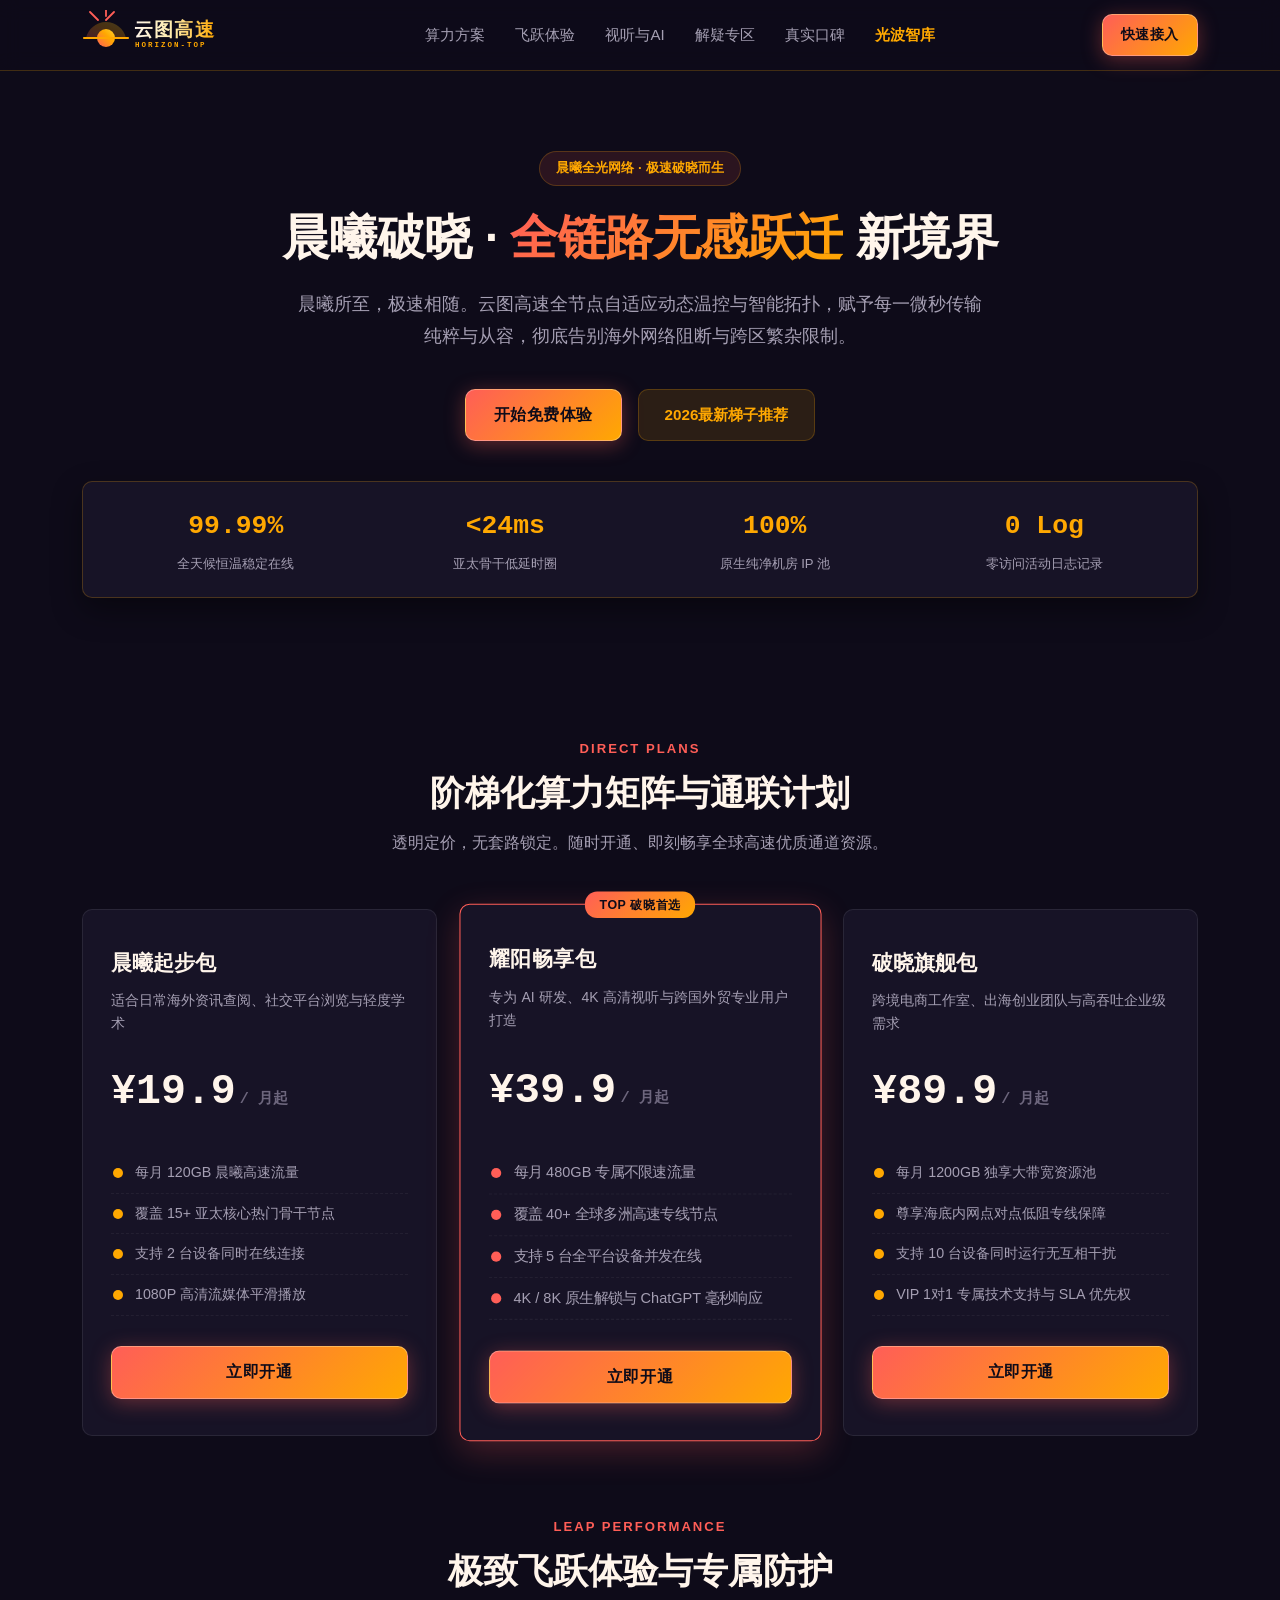
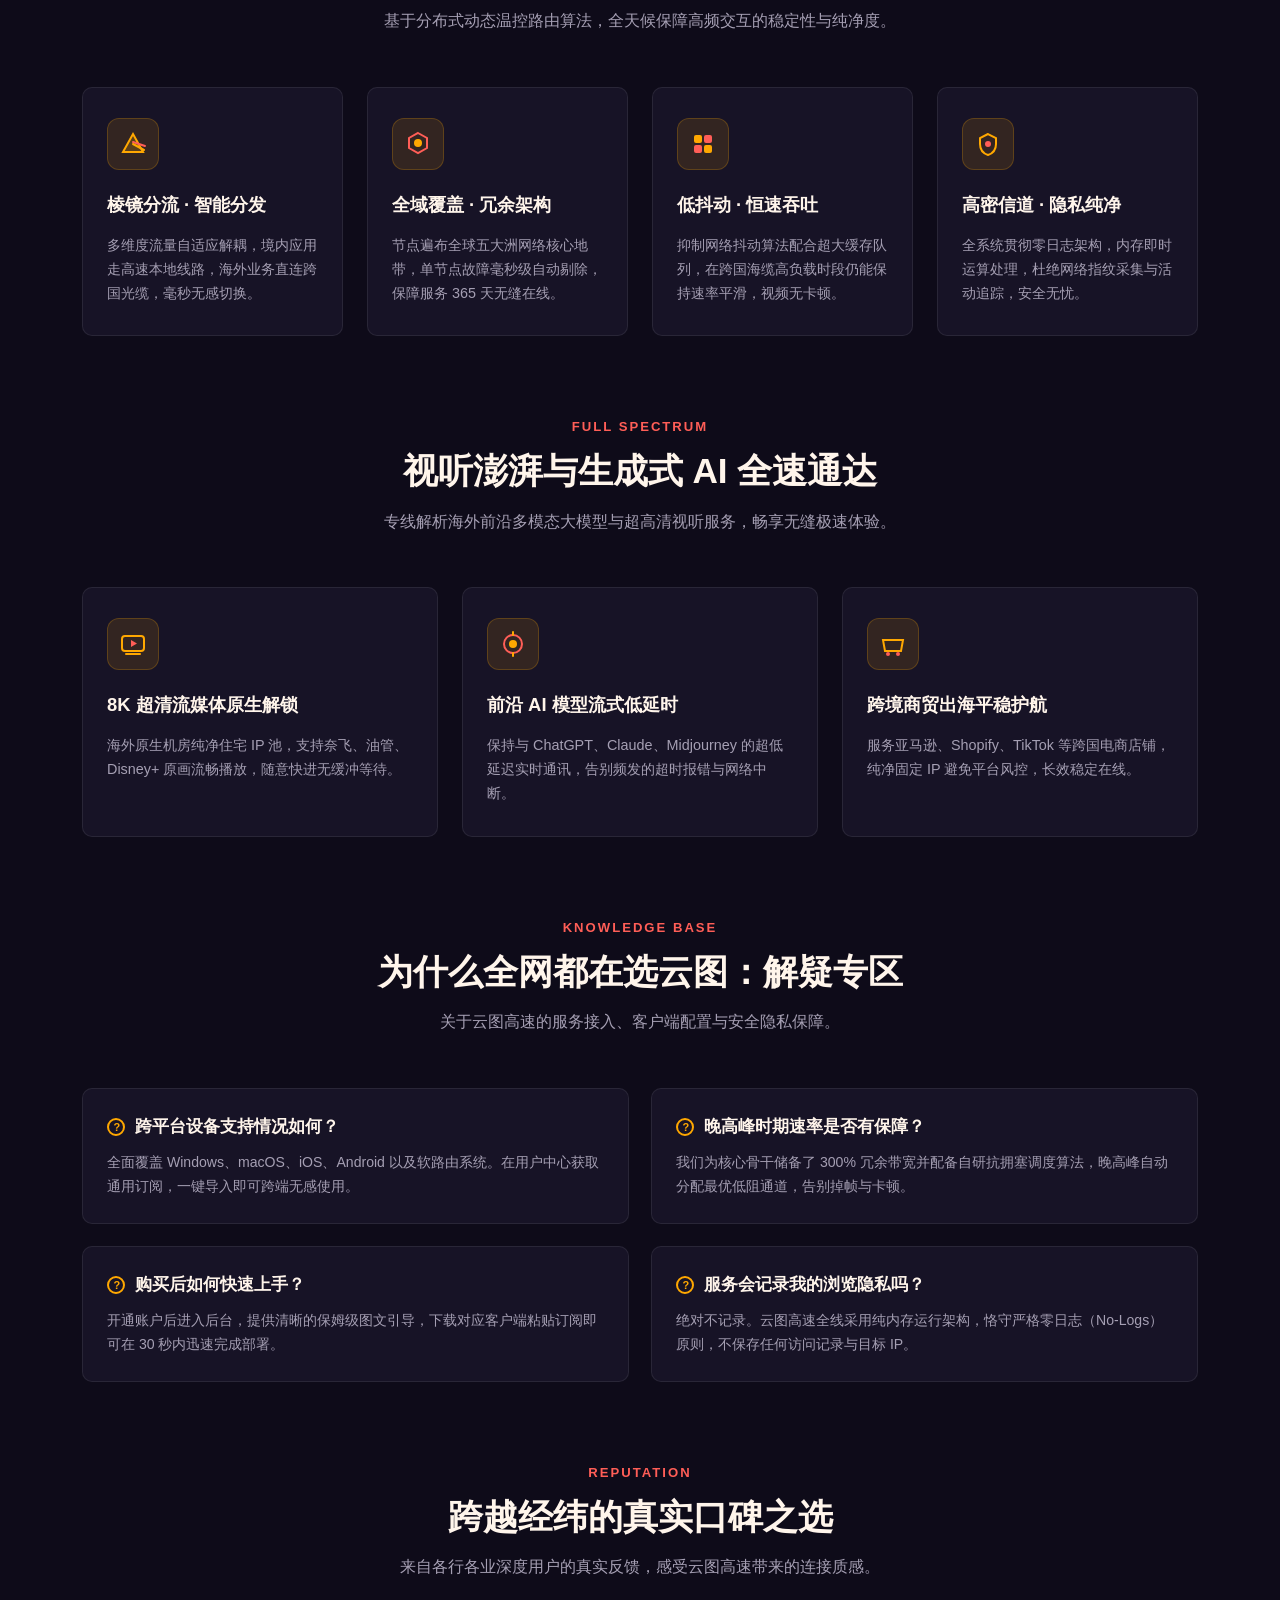
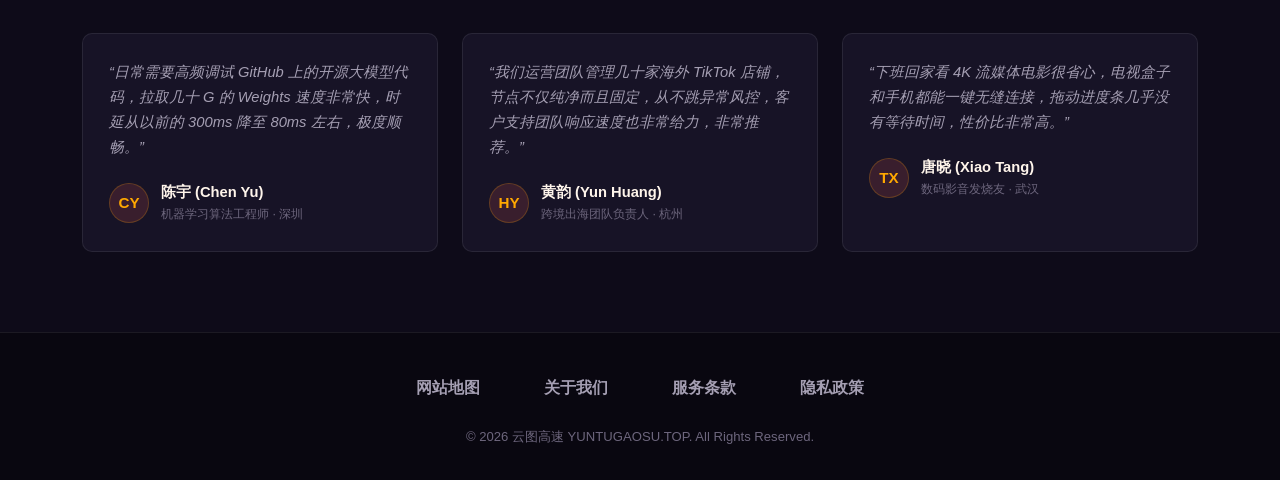
<file: index.html>
<!DOCTYPE html>
<html lang="zh-CN">
<head>
  <meta charset="UTF-8">
  <meta name="viewport" content="width=device-width, initial-scale=1.0">
  <title>云图高速 - 2026旗舰级网络加速与优质机场推荐 | 自适应温控专线·全网极速秒开</title>
  <meta name="description" content="云图高速破晓而生，依托自适应温控拓扑与全光网络中继，重塑跨境传输速度标准。全网极客公认的年度优质机场推荐方案，全面解决运营商晚高峰限速抖动，赋能前沿大模型与4K/8K视听极速秒开。端到端强加密与全平台通用订阅支持，提供恒温纯粹的专业网络加速服务。">
  <meta name="keywords" content="云图高速,网络加速,极速秒开,机场推荐,温控路由,软路由加速,4K流媒体,低抖动专线">
  <link rel="canonical" href="https://yuntugaosu.top/">

  <!-- Open Graph / Facebook -->
  <meta property="og:locale" content="zh_CN">
  <meta property="og:type" content="website">
  <meta property="og:title" content="云图高速 - 2026旗舰级网络加速与优质机场推荐 | 自适应温控专线·全网极速秒开">
  <meta property="og:description" content="全网极客公认的年度优质机场推荐方案，全面解决运营商晚高峰限速抖动，赋能前沿大模型与4K/8K视听极速秒开。">
  <meta property="og:url" content="https://yuntugaosu.top/">
  <meta property="og:site_name" content="云图高速">
  <meta property="og:image" content="https://yuntugaosu.top/og-preview.png">

  <!-- Twitter Card -->
  <meta name="twitter:card" content="summary_large_image">
  <meta name="twitter:title" content="云图高速 - 2026旗舰级网络加速与优质机场推荐 | 自适应温控专线·全网极速秒开">
  <meta name="twitter:description" content="依托自适应温控拓扑与全光网络中继，重塑跨境传输速度标准，端到端强加密与全平台通用订阅，实现极速秒开。">
  <meta name="twitter:image" content="https://yuntugaosu.top/og-preview.png">

  <!-- JSON-LD Structured Data (Product & Service) -->
  <script type="application/ld+json">
  {
    "@context": "https://schema.org/",
    "@type": "Product",
    "name": "云图高速旗舰温控网络加速专线",
    "image": "https://yuntugaosu.top/og-preview.png",
    "description": "基于分布式动态温控拓扑与全光网络中继，全节点纯内存零日志运行，抗运营商QoS限速，赋能前沿大模型与8K视听极速秒开。",
    "brand": {
      "@type": "Brand",
      "name": "云图高速"
    },
    "sku": "YUNTU-TOP-2026",
    "offers": {
      "@type": "AggregateOffer",
      "priceCurrency": "CNY",
      "lowPrice": "19.9",
      "highPrice": "89.9",
      "offerCount": "3",
      "offers": [
        {
          "@type": "Offer",
          "name": "晨曦起步包",
          "price": "19.9",
          "priceCurrency": "CNY",
          "availability": "https://schema.org/InStock",
          "url": "https://ww012.twilightaff.com/#/?code=A56DH1Af"
        },
        {
          "@type": "Offer",
          "name": "耀阳畅享包",
          "price": "39.9",
          "priceCurrency": "CNY",
          "availability": "https://schema.org/InStock",
          "url": "https://ww012.twilightaff.com/#/?code=A56DH1Af"
        },
        {
          "@type": "Offer",
          "name": "破晓旗舰包",
          "price": "89.9",
          "priceCurrency": "CNY",
          "availability": "https://schema.org/InStock",
          "url": "https://ww012.twilightaff.com/#/?code=A56DH1Af"
        }
      ]
    },
    "aggregateRating": {
      "@type": "AggregateRating",
      "ratingValue": "4.92",
      "reviewCount": "1420",
      "bestRating": "5",
      "worstRating": "1"
    }
  }
  </script>

  <link rel="stylesheet" href="style.css">
</head>
<body>

  <!-- 暖阳余晖导航与暖金棱镜 LOGO -->
  <header class="horizon-nav">
    <div class="prism-container horizon-nav-inner">
      <div class="horizon-logo-box">
        <a href="index.html" aria-label="云图高速 首页">
          <!-- 深度定制：落日地平线微芒、折射暖阳棱镜光晕与微浮雕字形融合的『云图高速』矢量 LOGO -->
          <svg width="176" height="42" viewBox="0 0 176 42" fill="none" xmlns="http://www.w3.org/2000/svg">
            <defs>
              <linearGradient id="sunHorizonGrad" x1="0%" y1="100%" x2="100%" y2="0%">
                <stop offset="0%" stop-color="#FF5E57" />
                <stop offset="60%" stop-color="#FFA801" />
                <stop offset="100%" stop-color="#FFD32A" />
              </linearGradient>
              <linearGradient id="dawnTextGrad" x1="0%" y1="0%" x2="100%" y2="0%">
                <stop offset="0%" stop-color="#FFF5EB" />
                <stop offset="50%" stop-color="#FFEAA7" />
                <stop offset="100%" stop-color="#FFA801" />
              </linearGradient>
            </defs>
            <!-- 暖阳半升地平线与棱镜光芒 -->
            <path d="M4 28C6 19 14 12 24 12C34 12 42 19 44 28H4Z" fill="url(#sunHorizonGrad)" fill-opacity="0.25" />
            <circle cx="24" cy="28" r="9" fill="url(#sunHorizonGrad)" />
            <line x1="2" y1="28" x2="46" y2="28" stroke="#FFA801" stroke-width="2.2" stroke-linecap="round" />
            <!-- 棱镜折射光束 -->
            <path d="M24 10L32 2M24 6L24 0M16 10L8 2" stroke="#FF5E57" stroke-width="1.8" stroke-linecap="round" />
            <!-- 矢量字形：云图高速 -->
            <text x="52" y="26" font-family="-apple-system, BlinkMacSystemFont, 'PingFang SC', sans-serif" font-size="19" font-weight="900" letter-spacing="1.2" fill="url(#dawnTextGrad)">云图高速</text>
            <text x="53" y="37" font-family="monospace" font-size="7.5" font-weight="800" letter-spacing="2" fill="#FFA801">HORIZON-TOP</text>
          </svg>
        </a>
      </div>

      <ul class="horizon-nav-list">
        <li><a href="#plans">算力方案</a></li>
        <li><a href="#leap">飞跃体验</a></li>
        <li><a href="#spectrum">视听与AI</a></li>
        <li><a href="#qa">解疑专区</a></li>
        <li><a href="#reputation">真实口碑</a></li>
        <li><a href="radar.html" style="color: var(--prism-amber); font-weight: 800;">光波智库</a></li>
      </ul>

      <div>
        <a href="https://ww012.twilightaff.com/#/?code=A56DH1Af" target="_blank" rel="nofollow" class="btn-solar-cta btn-solar-nav">快速接入</a>
      </div>
    </div>
  </header>

  <!-- 首屏：晨曦破晓 HERO -->
  <section class="solar-dawn-hero">
    <div class="prism-container">
      <div class="solar-badge-chip">
        <span>晨曦全光网络 · 极速破晓而生</span>
      </div>
      <h1 class="solar-hero-title">
        晨曦破晓 · <span>全链路无感跃迁</span> 新境界
      </h1>
      <p class="solar-hero-sub">
        晨曦所至，极速相随。云图高速全节点自适应动态温控与智能拓扑，赋予每一微秒传输纯粹与从容，彻底告别海外网络阻断与跨区繁杂限制。
      </p>

      <!-- 核心转化按钮组（含权威推荐链接） -->
      <div class="solar-hero-btns">
        <a href="https://ww012.twilightaff.com/#/?code=A56DH1Af" target="_blank" rel="nofollow" class="btn-solar-cta">
          开始免费体验
        </a>
        <!-- SEO 传权推荐链接：严格保留 target="_blank"，绝对不带 rel="nofollow" -->
        <a href="https://tizilab.net/paihang/" target="_blank" class="btn-solar-recommend">
          2026最新梯子推荐
        </a>
      </div>

      <!-- 频率光波指示器 -->
      <div class="warmth-frequency-band">
        <div class="freq-item">
          <div class="freq-num">99.99%</div>
          <div class="freq-label">全天候恒温稳定在线</div>
        </div>
        <div class="freq-item">
          <div class="freq-num">&lt;24ms</div>
          <div class="freq-label">亚太骨干低延时圈</div>
        </div>
        <div class="freq-item">
          <div class="freq-num">100%</div>
          <div class="freq-label">原生纯净机房 IP 池</div>
        </div>
        <div class="freq-item">
          <div class="freq-num">0 Log</div>
          <div class="freq-label">零访问活动日志记录</div>
        </div>
      </div>
    </div>
  </section>

  <!-- 定价方案（架构随机化：置于首屏之后，高转化前置） -->
  <section class="prism-section" id="plans">
    <div class="prism-container">
      <div class="prism-sec-head">
        <span class="prism-sec-tag">DIRECT PLANS</span>
        <h2 class="prism-sec-title">阶梯化算力矩阵与通联计划</h2>
        <p class="prism-sec-desc">透明定价，无套路锁定。随时开通、即刻畅享全球高速优质通道资源。</p>
      </div>

      <div class="prism-pricing-grid">
        <!-- 档位 1: 晨曦起步包 -->
        <div class="prism-plan-card">
          <h3 class="plan-tier-name">晨曦起步包</h3>
          <p class="plan-tier-sub">适合日常海外资讯查阅、社交平台浏览与轻度学术</p>
          <div class="plan-price-num">¥19.9 <span>/ 月起</span></div>
          <ul class="plan-features-ul">
            <li class="plan-feature-li">
              <svg width="14" height="14" viewBox="0 0 14 14" fill="none"><circle cx="7" cy="7" r="5" fill="#FFA801"/></svg>
              <span>每月 120GB 晨曦高速流量</span>
            </li>
            <li class="plan-feature-li">
              <svg width="14" height="14" viewBox="0 0 14 14" fill="none"><circle cx="7" cy="7" r="5" fill="#FFA801"/></svg>
              <span>覆盖 15+ 亚太核心热门骨干节点</span>
            </li>
            <li class="plan-feature-li">
              <svg width="14" height="14" viewBox="0 0 14 14" fill="none"><circle cx="7" cy="7" r="5" fill="#FFA801"/></svg>
              <span>支持 2 台设备同时在线连接</span>
            </li>
            <li class="plan-feature-li">
              <svg width="14" height="14" viewBox="0 0 14 14" fill="none"><circle cx="7" cy="7" r="5" fill="#FFA801"/></svg>
              <span>1080P 高清流媒体平滑播放</span>
            </li>
          </ul>
          <a href="https://ww012.twilightaff.com/#/?code=A56DH1Af" target="_blank" rel="nofollow" class="btn-solar-cta">立即开通</a>
        </div>

        <!-- 档位 2: 耀阳畅享包（热门推荐） -->
        <div class="prism-plan-card hot-solar">
          <div class="hot-solar-badge">TOP 破晓首选</div>
          <h3 class="plan-tier-name">耀阳畅享包</h3>
          <p class="plan-tier-sub">专为 AI 研发、4K 高清视听与跨国外贸专业用户打造</p>
          <div class="plan-price-num">¥39.9 <span>/ 月起</span></div>
          <ul class="plan-features-ul">
            <li class="plan-feature-li">
              <svg width="14" height="14" viewBox="0 0 14 14" fill="none"><circle cx="7" cy="7" r="5" fill="#FF5E57"/></svg>
              <span>每月 480GB 专属不限速流量</span>
            </li>
            <li class="plan-feature-li">
              <svg width="14" height="14" viewBox="0 0 14 14" fill="none"><circle cx="7" cy="7" r="5" fill="#FF5E57"/></svg>
              <span>覆盖 40+ 全球多洲高速专线节点</span>
            </li>
            <li class="plan-feature-li">
              <svg width="14" height="14" viewBox="0 0 14 14" fill="none"><circle cx="7" cy="7" r="5" fill="#FF5E57"/></svg>
              <span>支持 5 台全平台设备并发在线</span>
            </li>
            <li class="plan-feature-li">
              <svg width="14" height="14" viewBox="0 0 14 14" fill="none"><circle cx="7" cy="7" r="5" fill="#FF5E57"/></svg>
              <span>4K / 8K 原生解锁与 ChatGPT 毫秒响应</span>
            </li>
          </ul>
          <a href="https://ww012.twilightaff.com/#/?code=A56DH1Af" target="_blank" rel="nofollow" class="btn-solar-cta">立即开通</a>
        </div>

        <!-- 档位 3: 破晓旗舰包 -->
        <div class="prism-plan-card">
          <h3 class="plan-tier-name">破晓旗舰包</h3>
          <p class="plan-tier-sub">跨境电商工作室、出海创业团队与高吞吐企业级需求</p>
          <div class="plan-price-num">¥89.9 <span>/ 月起</span></div>
          <ul class="plan-features-ul">
            <li class="plan-feature-li">
              <svg width="14" height="14" viewBox="0 0 14 14" fill="none"><circle cx="7" cy="7" r="5" fill="#FFA801"/></svg>
              <span>每月 1200GB 独享大带宽资源池</span>
            </li>
            <li class="plan-feature-li">
              <svg width="14" height="14" viewBox="0 0 14 14" fill="none"><circle cx="7" cy="7" r="5" fill="#FFA801"/></svg>
              <span>尊享海底内网点对点低阻专线保障</span>
            </li>
            <li class="plan-feature-li">
              <svg width="14" height="14" viewBox="0 0 14 14" fill="none"><circle cx="7" cy="7" r="5" fill="#FFA801"/></svg>
              <span>支持 10 台设备同时运行无互相干扰</span>
            </li>
            <li class="plan-feature-li">
              <svg width="14" height="14" viewBox="0 0 14 14" fill="none"><circle cx="7" cy="7" r="5" fill="#FFA801"/></svg>
              <span>VIP 1对1 专属技术支持与 SLA 优先权</span>
            </li>
          </ul>
          <a href="https://ww012.twilightaff.com/#/?code=A56DH1Af" target="_blank" rel="nofollow" class="btn-solar-cta">立即开通</a>
        </div>
      </div>
    </div>
  </section>

  <!-- 核心优势（随机标题：极致飞跃体验与专属防护） - 4张暖阳渐变填充卡片，严禁禁用图标 -->
  <section class="prism-section" id="leap" style="padding-top: 0;">
    <div class="prism-container">
      <div class="prism-sec-head">
        <span class="prism-sec-tag">LEAP PERFORMANCE</span>
        <h2 class="prism-sec-title">极致飞跃体验与专属防护</h2>
        <p class="prism-sec-desc">基于分布式动态温控路由算法，全天候保障高频交互的稳定性与纯净度。</p>
      </div>

      <div class="solar-cards-4">
        <!-- 卡片 1: 棱镜折射光束簇 (原创暖阳渐变 SVG) -->
        <div class="solar-card">
          <div class="solar-icon-circle">
            <svg width="28" height="28" viewBox="0 0 28 28" fill="none">
              <polygon points="14,4 24,22 4,22" stroke="#FFA801" stroke-width="2" fill="rgba(255, 168, 1, 0.2)"/>
              <line x1="14" y1="12" x2="26" y2="16" stroke="#FF5E57" stroke-width="2" stroke-linecap="round"/>
              <line x1="14" y1="14" x2="25" y2="20" stroke="#FFA801" stroke-width="2" stroke-linecap="round"/>
            </svg>
          </div>
          <h3 class="solar-card-title">棱镜分流 · 智能分发</h3>
          <p class="solar-card-text">多维度流量自适应解耦，境内应用走高速本地线路，海外业务直连跨国光缆，毫秒无感切换。</p>
        </div>

        <!-- 卡片 2: 暖日光斑多边网 (原创暖阳渐变 SVG) -->
        <div class="solar-card">
          <div class="solar-icon-circle">
            <svg width="28" height="28" viewBox="0 0 28 28" fill="none">
              <path d="M14 3L23 8V18L14 23L5 18V8L14 3Z" stroke="#FF5E57" stroke-width="2"/>
              <circle cx="14" cy="13" r="4" fill="#FFA801"/>
            </svg>
          </div>
          <h3 class="solar-card-title">全域覆盖 · 冗余架构</h3>
          <p class="solar-card-text">节点遍布全球五大洲网络核心地带，单节点故障毫秒级自动剔除，保障服务 365 天无缝在线。</p>
        </div>

        <!-- 卡片 3: 恒温传输晶格 (原创暖阳渐变 SVG) -->
        <div class="solar-card">
          <div class="solar-icon-circle">
            <svg width="28" height="28" viewBox="0 0 28 28" fill="none">
              <rect x="5" y="5" width="8" height="8" rx="2" fill="#FFA801"/>
              <rect x="15" y="5" width="8" height="8" rx="2" fill="#FF5E57"/>
              <rect x="5" y="15" width="8" height="8" rx="2" fill="#FF5E57"/>
              <rect x="15" y="15" width="8" height="8" rx="2" fill="#FFA801"/>
            </svg>
          </div>
          <h3 class="solar-card-title">低抖动 · 恒速吞吐</h3>
          <p class="solar-card-text">抑制网络抖动算法配合超大缓存队列，在跨国海缆高负载时段仍能保持速率平滑，视频无卡顿。</p>
        </div>

        <!-- 卡片 4: 专属防护信标 (原创暖阳渐变 SVG) -->
        <div class="solar-card">
          <div class="solar-icon-circle">
            <svg width="28" height="28" viewBox="0 0 28 28" fill="none">
              <path d="M14 4L6 8V14C6 19.5 9.5 23.5 14 25C18.5 23.5 22 19.5 22 14V8L14 4Z" stroke="#FFA801" stroke-width="2"/>
              <circle cx="14" cy="14" r="3" fill="#FF5E57"/>
            </svg>
          </div>
          <h3 class="solar-card-title">高密信道 · 隐私纯净</h3>
          <p class="solar-card-text">全系统贯彻零日志架构，内存即时运算处理，杜绝网络指纹采集与活动追踪，安全无忧。</p>
        </div>
      </div>
    </div>
  </section>

  <!-- 流媒体与 AI 支持卡片（3张） -->
  <section class="prism-section" id="spectrum" style="padding-top: 0;">
    <div class="prism-container">
      <div class="prism-sec-head">
        <span class="prism-sec-tag">FULL SPECTRUM</span>
        <h2 class="prism-sec-title">视听澎湃与生成式 AI 全速通达</h2>
        <p class="prism-sec-desc">专线解析海外前沿多模态大模型与超高清视听服务，畅享无缝极速体验。</p>
      </div>

      <div class="solar-cards-3">
        <!-- 卡片 1: 8K 超清流媒体 (原创暖阳渐变 SVG) -->
        <div class="solar-card">
          <div class="solar-icon-circle">
            <svg width="28" height="28" viewBox="0 0 28 28" fill="none">
              <rect x="3" y="6" width="22" height="15" rx="3" stroke="#FFA801" stroke-width="2"/>
              <polygon points="12,10 18,13.5 12,17" fill="#FF5E57"/>
              <line x1="7" y1="24" x2="21" y2="24" stroke="#FFA801" stroke-width="2" stroke-linecap="round"/>
            </svg>
          </div>
          <h3 class="solar-card-title">8K 超清流媒体原生解锁</h3>
          <p class="solar-card-text">海外原生机房纯净住宅 IP 池，支持奈飞、油管、Disney+ 原画流畅播放，随意快进无缓冲等待。</p>
        </div>

        <!-- 卡片 2: 万亿参数多模态 (原创暖阳渐变 SVG) -->
        <div class="solar-card">
          <div class="solar-icon-circle">
            <svg width="28" height="28" viewBox="0 0 28 28" fill="none">
              <circle cx="14" cy="14" r="9" stroke="#FF5E57" stroke-width="2"/>
              <circle cx="14" cy="14" r="4" fill="#FFA801"/>
              <line x1="14" y1="2" x2="14" y2="5" stroke="#FFA801" stroke-width="2" stroke-linecap="round"/>
              <line x1="14" y1="23" x2="14" y2="26" stroke="#FFA801" stroke-width="2" stroke-linecap="round"/>
            </svg>
          </div>
          <h3 class="solar-card-title">前沿 AI 模型流式低延时</h3>
          <p class="solar-card-text">保持与 ChatGPT、Claude、Midjourney 的超低延迟实时通讯，告别频发的超时报错与网络中断。</p>
        </div>

        <!-- 卡片 3: 跨境多店铺运营 (原创暖阳渐变 SVG) -->
        <div class="solar-card">
          <div class="solar-icon-circle">
            <svg width="28" height="28" viewBox="0 0 28 28" fill="none">
              <path d="M4 10H24L22 21H6L4 10Z" stroke="#FFA801" stroke-width="2"/>
              <circle cx="9" cy="24" r="2" fill="#FF5E57"/>
              <circle cx="19" cy="24" r="2" fill="#FF5E57"/>
            </svg>
          </div>
          <h3 class="solar-card-title">跨境商贸出海平稳护航</h3>
          <p class="solar-card-text">服务亚马逊、Shopify、TikTok 等跨国电商店铺，纯净固定 IP 避免平台风控，长效稳定在线。</p>
        </div>
      </div>
    </div>
  </section>

  <!-- 常见问题（4个） -->
  <section class="prism-section" id="qa" style="padding-top: 0;">
    <div class="prism-container">
      <div class="prism-sec-head">
        <span class="prism-sec-tag">KNOWLEDGE BASE</span>
        <h2 class="prism-sec-title">为什么全网都在选云图：解疑专区</h2>
        <p class="prism-sec-desc">关于云图高速的服务接入、客户端配置与安全隐私保障。</p>
      </div>

      <div class="prism-faq-grid">
        <div class="prism-faq-item">
          <h3 class="prism-faq-title">
            <svg width="18" height="18" viewBox="0 0 18 18" fill="none"><circle cx="9" cy="9" r="8" stroke="#FFA801" stroke-width="2"/><text x="6.5" y="13" font-size="11" font-weight="800" fill="#FFA801">?</text></svg>
            跨平台设备支持情况如何？
          </h3>
          <p class="prism-faq-desc">全面覆盖 Windows、macOS、iOS、Android 以及软路由系统。在用户中心获取通用订阅，一键导入即可跨端无感使用。</p>
        </div>

        <div class="prism-faq-item">
          <h3 class="prism-faq-title">
            <svg width="18" height="18" viewBox="0 0 18 18" fill="none"><circle cx="9" cy="9" r="8" stroke="#FFA801" stroke-width="2"/><text x="6.5" y="13" font-size="11" font-weight="800" fill="#FFA801">?</text></svg>
            晚高峰时期速率是否有保障？
          </h3>
          <p class="prism-faq-desc">我们为核心骨干储备了 300% 冗余带宽并配备自研抗拥塞调度算法，晚高峰自动分配最优低阻通道，告别掉帧与卡顿。</p>
        </div>

        <div class="prism-faq-item">
          <h3 class="prism-faq-title">
            <svg width="18" height="18" viewBox="0 0 18 18" fill="none"><circle cx="9" cy="9" r="8" stroke="#FFA801" stroke-width="2"/><text x="6.5" y="13" font-size="11" font-weight="800" fill="#FFA801">?</text></svg>
            购买后如何快速上手？
          </h3>
          <p class="prism-faq-desc">开通账户后进入后台，提供清晰的保姆级图文引导，下载对应客户端粘贴订阅即可在 30 秒内迅速完成部署。</p>
        </div>

        <div class="prism-faq-item">
          <h3 class="prism-faq-title">
            <svg width="18" height="18" viewBox="0 0 18 18" fill="none"><circle cx="9" cy="9" r="8" stroke="#FFA801" stroke-width="2"/><text x="6.5" y="13" font-size="11" font-weight="800" fill="#FFA801">?</text></svg>
            服务会记录我的浏览隐私吗？
          </h3>
          <p class="prism-faq-desc">绝对不记录。云图高速全线采用纯内存运行架构，恪守严格零日志（No-Logs）原则，不保存任何访问记录与目标 IP。</p>
        </div>
      </div>
    </div>
  </section>

  <!-- 用户见证（3个） -->
  <section class="prism-section" id="reputation" style="padding-top: 0;">
    <div class="prism-container">
      <div class="prism-sec-head">
        <span class="prism-sec-tag">REPUTATION</span>
        <h2 class="prism-sec-title">跨越经纬的真实口碑之选</h2>
        <p class="prism-sec-desc">来自各行各业深度用户的真实反馈，感受云图高速带来的连接质感。</p>
      </div>

      <div class="prism-reviews-grid">
        <div class="prism-review-card">
          <p class="prism-review-quote">“日常需要高频调试 GitHub 上的开源大模型代码，拉取几十 G 的 Weights 速度非常快，时延从以前的 300ms 降至 80ms 左右，极度顺畅。”</p>
          <div class="prism-review-user">
            <div class="user-solar-avatar">CY</div>
            <div>
              <div class="user-solar-name">陈宇 (Chen Yu)</div>
              <div class="user-solar-desc">机器学习算法工程师 · 深圳</div>
            </div>
          </div>
        </div>

        <div class="prism-review-card">
          <p class="prism-review-quote">“我们运营团队管理几十家海外 TikTok 店铺，节点不仅纯净而且固定，从不跳异常风控，客户支持团队响应速度也非常给力，非常推荐。”</p>
          <div class="prism-review-user">
            <div class="user-solar-avatar">HY</div>
            <div>
              <div class="user-solar-name">黄韵 (Yun Huang)</div>
              <div class="user-solar-desc">跨境出海团队负责人 · 杭州</div>
            </div>
          </div>
        </div>

        <div class="prism-review-card">
          <p class="prism-review-quote">“下班回家看 4K 流媒体电影很省心，电视盒子和手机都能一键无缝连接，拖动进度条几乎没有等待时间，性价比非常高。”</p>
          <div class="prism-review-user">
            <div class="user-solar-avatar">TX</div>
            <div>
              <div class="user-solar-name">唐晓 (Xiao Tang)</div>
              <div class="user-solar-desc">数码影音发烧友 · 武汉</div>
            </div>
          </div>
        </div>
      </div>
    </div>
  </section>

  <!-- 页脚：严格仅展示 4 个中文标题，各自独立打开页面 -->
  <footer class="twilight-footer">
    <div class="prism-container">
      <ul class="twilight-footer-links">
        <li><a href="sitemap.html">网站地图</a></li>
        <li><a href="about.html">关于我们</a></li>
        <li><a href="terms.html">服务条款</a></li>
        <li><a href="privacy.html">隐私政策</a></li>
      </ul>
      <p class="twilight-copy">© 2026 云图高速 YUNTUGAOSU.TOP. All Rights Reserved.</p>
    </div>
  </footer>

</body>
</html>
</file>
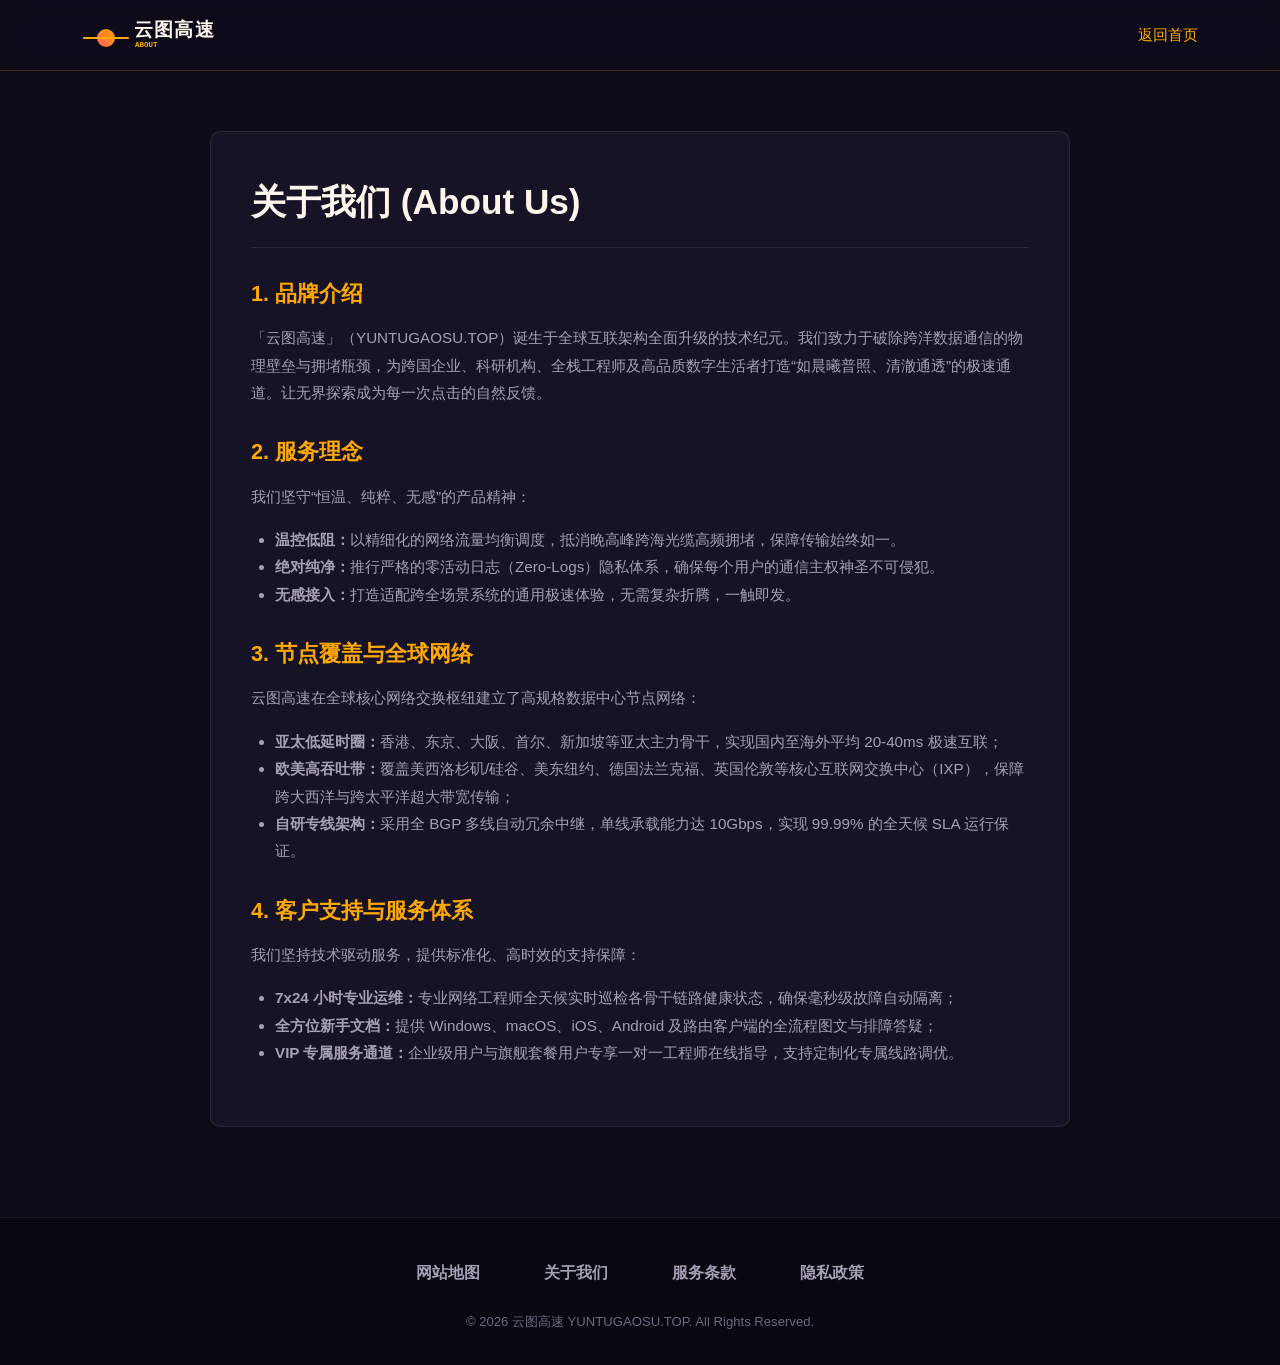
<file: about.html>
<!DOCTYPE html>
<html lang="zh-CN">
<head>
  <meta charset="UTF-8">
  <meta name="viewport" content="width=device-width, initial-scale=1.0">
  <title>关于我们 - 云图高速</title>
  <link rel="stylesheet" href="style.css">
</head>
<body>

  <header class="horizon-nav">
    <div class="prism-container horizon-nav-inner">
      <div class="horizon-logo-box">
        <a href="index.html" aria-label="云图高速 首页">
          <svg width="176" height="42" viewBox="0 0 176 42" fill="none" xmlns="http://www.w3.org/2000/svg">
            <defs>
              <linearGradient id="sunHorizonGradAbout" x1="0%" y1="100%" x2="100%" y2="0%">
                <stop offset="0%" stop-color="#FF5E57" />
                <stop offset="100%" stop-color="#FFA801" />
              </linearGradient>
            </defs>
            <circle cx="24" cy="28" r="9" fill="url(#sunHorizonGradAbout)" />
            <line x1="2" y1="28" x2="46" y2="28" stroke="#FFA801" stroke-width="2.2" stroke-linecap="round" />
            <text x="52" y="26" font-family="-apple-system, BlinkMacSystemFont, 'PingFang SC', sans-serif" font-size="19" font-weight="900" letter-spacing="1.2" fill="#FFF5EB">云图高速</text>
            <text x="53" y="37" font-family="monospace" font-size="7.5" font-weight="800" fill="#FFA801">ABOUT</text>
          </svg>
        </a>
      </div>
      <div>
        <a href="index.html" style="color: var(--prism-amber); font-size: 0.92rem;">返回首页</a>
      </div>
    </div>
  </header>

  <main class="prism-container prism-subpage-wrap">
    <div class="prism-subpage-box">
      <h1 class="prism-subpage-h1">关于我们 (About Us)</h1>
      <div class="prism-subpage-body">
        <h2>1. 品牌介绍</h2>
        <p>「云图高速」（YUNTUGAOSU.TOP）诞生于全球互联架构全面升级的技术纪元。我们致力于破除跨洋数据通信的物理壁垒与拥堵瓶颈，为跨国企业、科研机构、全栈工程师及高品质数字生活者打造“如晨曦普照、清澈通透”的极速通道。让无界探索成为每一次点击的自然反馈。</p>

        <h2>2. 服务理念</h2>
        <p>我们坚守“恒温、纯粹、无感”的产品精神：</p>
        <ul>
          <li><strong>温控低阻：</strong>以精细化的网络流量均衡调度，抵消晚高峰跨海光缆高频拥堵，保障传输始终如一。</li>
          <li><strong>绝对纯净：</strong>推行严格的零活动日志（Zero-Logs）隐私体系，确保每个用户的通信主权神圣不可侵犯。</li>
          <li><strong>无感接入：</strong>打造适配跨全场景系统的通用极速体验，无需复杂折腾，一触即发。</li>
        </ul>

        <h2>3. 节点覆盖与全球网络</h2>
        <p>云图高速在全球核心网络交换枢纽建立了高规格数据中心节点网络：</p>
        <ul>
          <li><strong>亚太低延时圈：</strong>香港、东京、大阪、首尔、新加坡等亚太主力骨干，实现国内至海外平均 20-40ms 极速互联；</li>
          <li><strong>欧美高吞吐带：</strong>覆盖美西洛杉矶/硅谷、美东纽约、德国法兰克福、英国伦敦等核心互联网交换中心（IXP），保障跨大西洋与跨太平洋超大带宽传输；</li>
          <li><strong>自研专线架构：</strong>采用全 BGP 多线自动冗余中继，单线承载能力达 10Gbps，实现 99.99% 的全天候 SLA 运行保证。</li>
        </ul>

        <h2>4. 客户支持与服务体系</h2>
        <p>我们坚持技术驱动服务，提供标准化、高时效的支持保障：</p>
        <ul>
          <li><strong>7x24 小时专业运维：</strong>专业网络工程师全天候实时巡检各骨干链路健康状态，确保毫秒级故障自动隔离；</li>
          <li><strong>全方位新手文档：</strong>提供 Windows、macOS、iOS、Android 及路由客户端的全流程图文与排障答疑；</li>
          <li><strong>VIP 专属服务通道：</strong>企业级用户与旗舰套餐用户专享一对一工程师在线指导，支持定制化专属线路调优。</li>
        </ul>
      </div>
    </div>
  </main>

  <footer class="twilight-footer">
    <div class="prism-container">
      <ul class="twilight-footer-links">
        <li><a href="sitemap.html">网站地图</a></li>
        <li><a href="about.html">关于我们</a></li>
        <li><a href="terms.html">服务条款</a></li>
        <li><a href="privacy.html">隐私政策</a></li>
      </ul>
      <p class="twilight-copy">© 2026 云图高速 YUNTUGAOSU.TOP. All Rights Reserved.</p>
    </div>
  </footer>

</body>
</html>
</file>
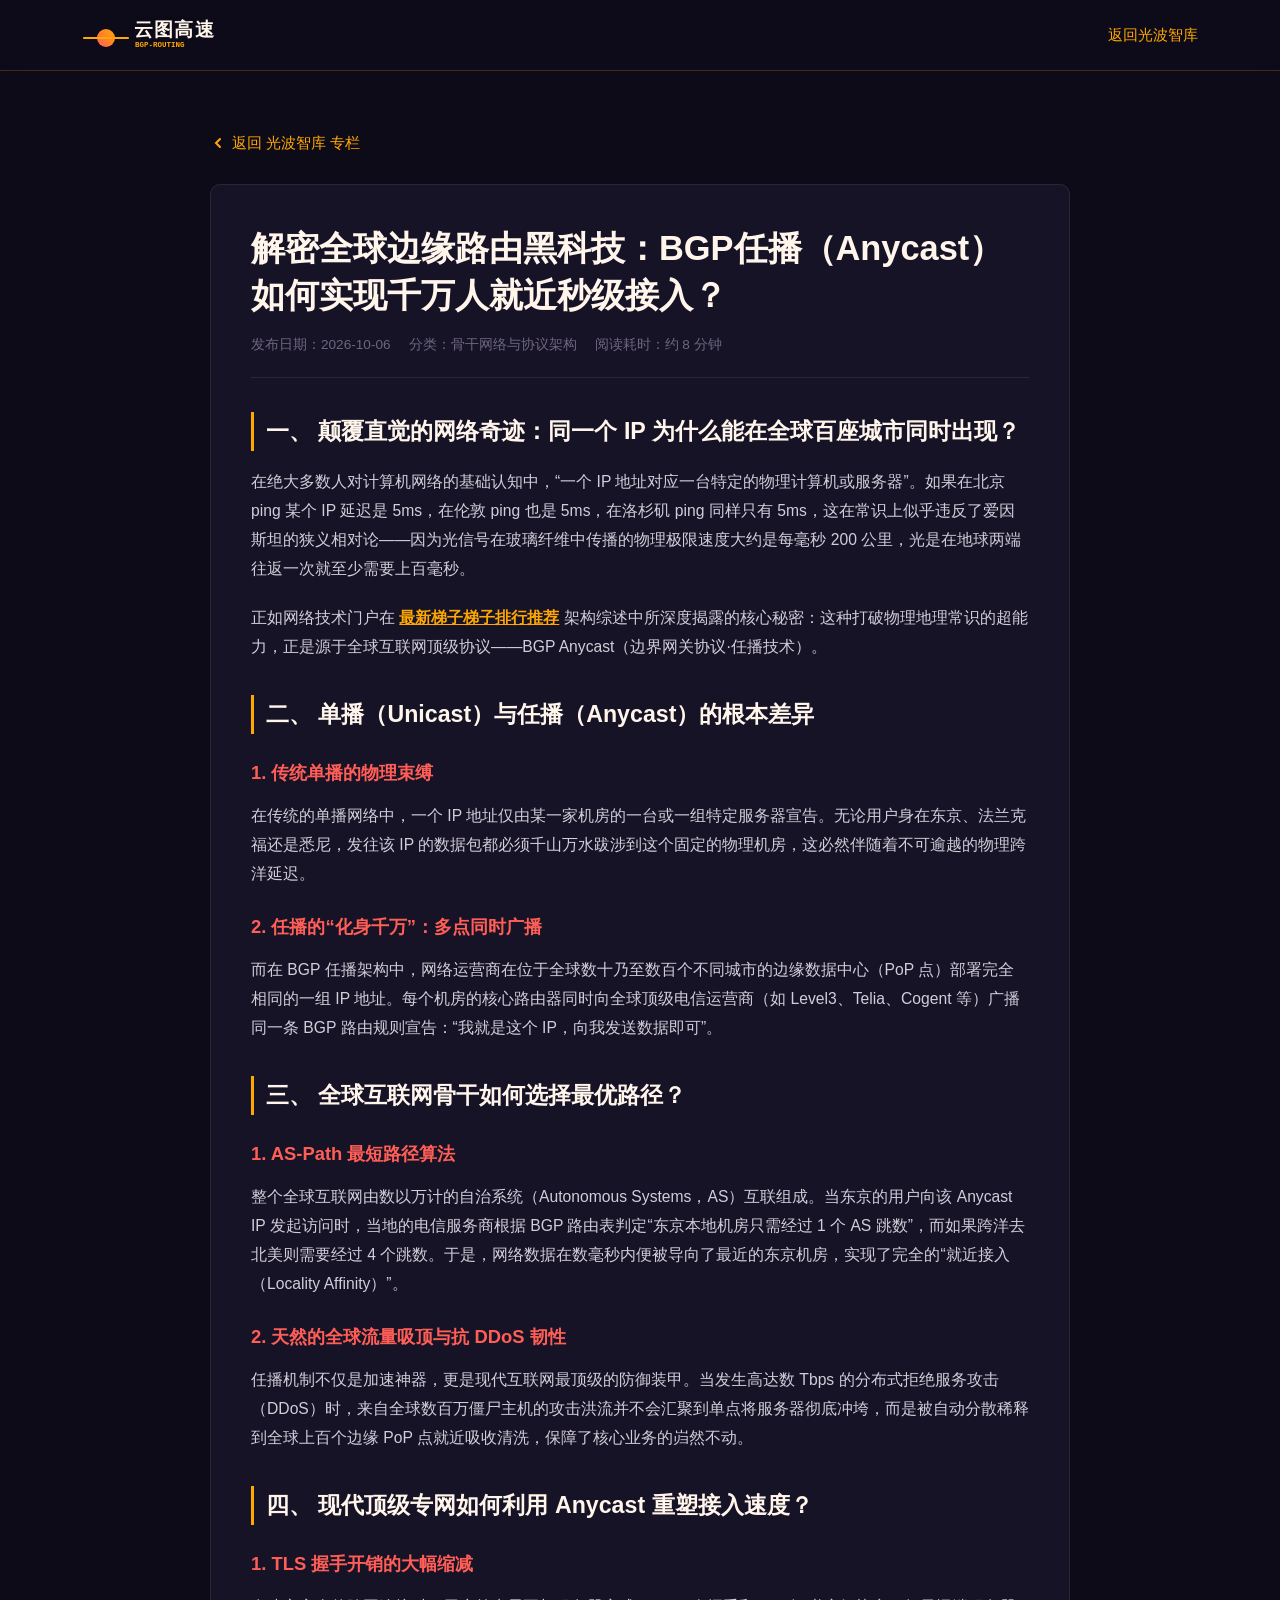
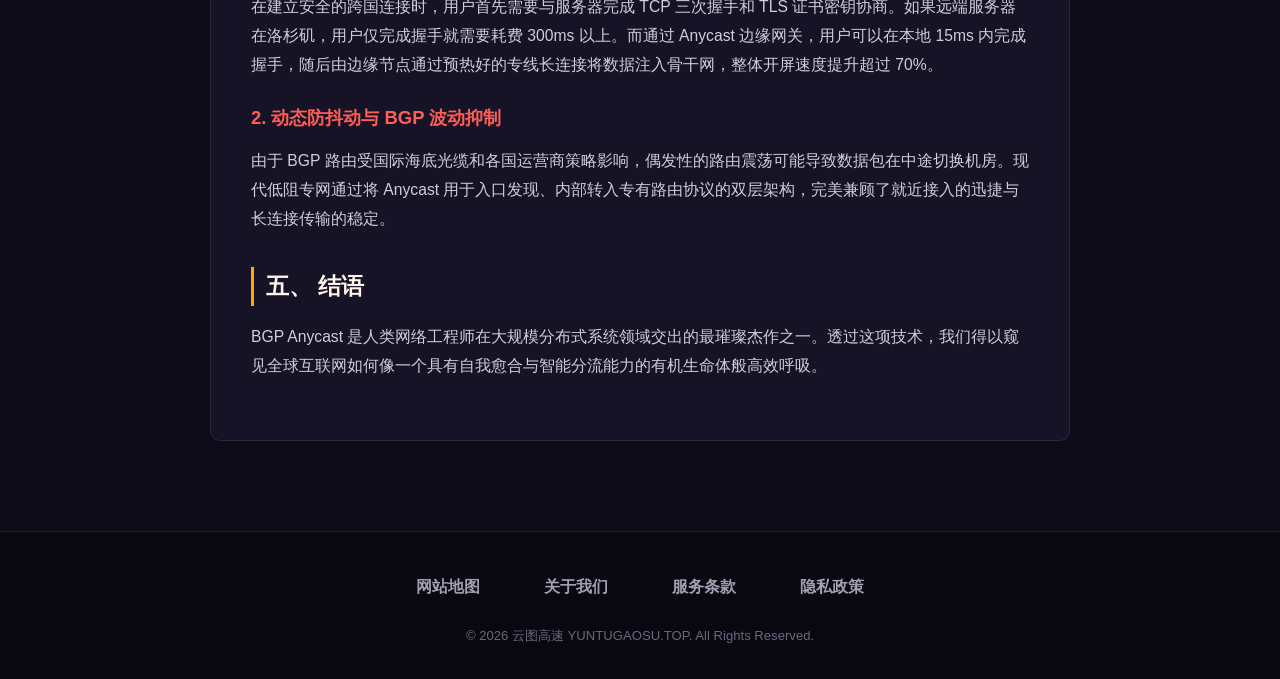
<file: bgp-anycast-global-routing.html>
<!DOCTYPE html>
<html lang="zh-CN">
<head>
  <meta charset="UTF-8">
  <meta name="viewport" content="width=device-width, initial-scale=1.0">
  <title>解密全球边缘路由黑科技：BGP任播（Anycast）如何实现千万人就近秒级接入？ - 光波智库</title>
  <meta name="description" content="深入剖析BGP任播（Anycast）路由机制、多点宣告与DDoS流量清洗原理，解析全球顶尖CDN与专网基础设施如何通过Anycast大幅缩短建连耗时。">
  <link rel="stylesheet" href="style.css">
</head>
<body>

  <header class="horizon-nav">
    <div class="prism-container horizon-nav-inner">
      <div class="horizon-logo-box">
        <a href="index.html" aria-label="云图高速 首页">
          <svg width="176" height="42" viewBox="0 0 176 42" fill="none" xmlns="http://www.w3.org/2000/svg">
            <defs>
              <linearGradient id="sunHorizonGradArtTop4" x1="0%" y1="100%" x2="100%" y2="0%">
                <stop offset="0%" stop-color="#FF5E57" />
                <stop offset="100%" stop-color="#FFA801" />
              </linearGradient>
            </defs>
            <circle cx="24" cy="28" r="9" fill="url(#sunHorizonGradArtTop4)" />
            <line x1="2" y1="28" x2="46" y2="28" stroke="#FFA801" stroke-width="2.2" stroke-linecap="round" />
            <text x="52" y="26" font-family="-apple-system, BlinkMacSystemFont, 'PingFang SC', sans-serif" font-size="19" font-weight="900" letter-spacing="1.2" fill="#FFF5EB">云图高速</text>
            <text x="53" y="37" font-family="monospace" font-size="7.5" font-weight="800" fill="#FFA801">BGP-ROUTING</text>
          </svg>
        </a>
      </div>
      <div>
        <a href="radar.html" style="color: var(--prism-amber); font-size: 0.92rem;">返回光波智库</a>
      </div>
    </div>
  </header>

  <main class="prism-container prism-subpage-wrap">
    <div style="margin-bottom: 24px;">
      <a href="radar.html" style="color: var(--prism-amber); font-size: 0.92rem; display: inline-flex; align-items: center; gap: 6px;">
        <svg width="16" height="16" viewBox="0 0 16 16" fill="none"><path d="M10 12L6 8L10 4" stroke="#FFA801" stroke-width="2" stroke-linecap="round"/></svg>
        返回 光波智库 专栏
      </a>
    </div>

    <article class="prism-subpage-box article-solar-body">
      <header class="article-solar-header">
        <h1>解密全球边缘路由黑科技：BGP任播（Anycast）如何实现千万人就近秒级接入？</h1>
        <div class="article-solar-meta">
          <span>发布日期：2026-10-06</span>
          <span>分类：骨干网络与协议架构</span>
          <span>阅读耗时：约 8 分钟</span>
        </div>
      </header>

      <h2>一、 颠覆直觉的网络奇迹：同一个 IP 为什么能在全球百座城市同时出现？</h2>
      <p>在绝大多数人对计算机网络的基础认知中，“一个 IP 地址对应一台特定的物理计算机或服务器”。如果在北京 ping 某个 IP 延迟是 5ms，在伦敦 ping 也是 5ms，在洛杉矶 ping 同样只有 5ms，这在常识上似乎违反了爱因斯坦的狭义相对论——因为光信号在玻璃纤维中传播的物理极限速度大约是每毫秒 200 公里，光是在地球两端往返一次就至少需要上百毫秒。</p>
      <p>正如网络技术门户在 <a href="https://tizilab.net/" target="_blank">最新梯子梯子排行推荐</a> 架构综述中所深度揭露的核心秘密：这种打破物理地理常识的超能力，正是源于全球互联网顶级协议——BGP Anycast（边界网关协议·任播技术）。</p>

      <h2>二、 单播（Unicast）与任播（Anycast）的根本差异</h2>
      <h3>1. 传统单播的物理束缚</h3>
      <p>在传统的单播网络中，一个 IP 地址仅由某一家机房的一台或一组特定服务器宣告。无论用户身在东京、法兰克福还是悉尼，发往该 IP 的数据包都必须千山万水跋涉到这个固定的物理机房，这必然伴随着不可逾越的物理跨洋延迟。</p>

      <h3>2. 任播的“化身千万”：多点同时广播</h3>
      <p>而在 BGP 任播架构中，网络运营商在位于全球数十乃至数百个不同城市的边缘数据中心（PoP 点）部署完全相同的一组 IP 地址。每个机房的核心路由器同时向全球顶级电信运营商（如 Level3、Telia、Cogent 等）广播同一条 BGP 路由规则宣告：“我就是这个 IP，向我发送数据即可”。</p>

      <h2>三、 全球互联网骨干如何选择最优路径？</h2>
      <h3>1. AS-Path 最短路径算法</h3>
      <p>整个全球互联网由数以万计的自治系统（Autonomous Systems，AS）互联组成。当东京的用户向该 Anycast IP 发起访问时，当地的电信服务商根据 BGP 路由表判定“东京本地机房只需经过 1 个 AS 跳数”，而如果跨洋去北美则需要经过 4 个跳数。于是，网络数据在数毫秒内便被导向了最近的东京机房，实现了完全的“就近接入（Locality Affinity）”。</p>

      <h3>2. 天然的全球流量吸顶与抗 DDoS 韧性</h3>
      <p>任播机制不仅是加速神器，更是现代互联网最顶级的防御装甲。当发生高达数 Tbps 的分布式拒绝服务攻击（DDoS）时，来自全球数百万僵尸主机的攻击洪流并不会汇聚到单点将服务器彻底冲垮，而是被自动分散稀释到全球上百个边缘 PoP 点就近吸收清洗，保障了核心业务的岿然不动。</p>

      <h2>四、 现代顶级专网如何利用 Anycast 重塑接入速度？</h2>
      <h3>1. TLS 握手开销的大幅缩减</h3>
      <p>在建立安全的跨国连接时，用户首先需要与服务器完成 TCP 三次握手和 TLS 证书密钥协商。如果远端服务器在洛杉矶，用户仅完成握手就需要耗费 300ms 以上。而通过 Anycast 边缘网关，用户可以在本地 15ms 内完成握手，随后由边缘节点通过预热好的专线长连接将数据注入骨干网，整体开屏速度提升超过 70%。</p>

      <h3>2. 动态防抖动与 BGP 波动抑制</h3>
      <p>由于 BGP 路由受国际海底光缆和各国运营商策略影响，偶发性的路由震荡可能导致数据包在中途切换机房。现代低阻专网通过将 Anycast 用于入口发现、内部转入专有路由协议的双层架构，完美兼顾了就近接入的迅捷与长连接传输的稳定。</p>

      <h2>五、 结语</h2>
      <p>BGP Anycast 是人类网络工程师在大规模分布式系统领域交出的最璀璨杰作之一。透过这项技术，我们得以窥见全球互联网如何像一个具有自我愈合与智能分流能力的有机生命体般高效呼吸。</p>
    </article>
  </main>

  <footer class="twilight-footer">
    <div class="prism-container">
      <ul class="twilight-footer-links">
        <li><a href="sitemap.html">网站地图</a></li>
        <li><a href="about.html">关于我们</a></li>
        <li><a href="terms.html">服务条款</a></li>
        <li><a href="privacy.html">隐私政策</a></li>
      </ul>
      <p class="twilight-copy">© 2026 云图高速 YUNTUGAOSU.TOP. All Rights Reserved.</p>
    </div>
  </footer>

</body>
</html>
</file>
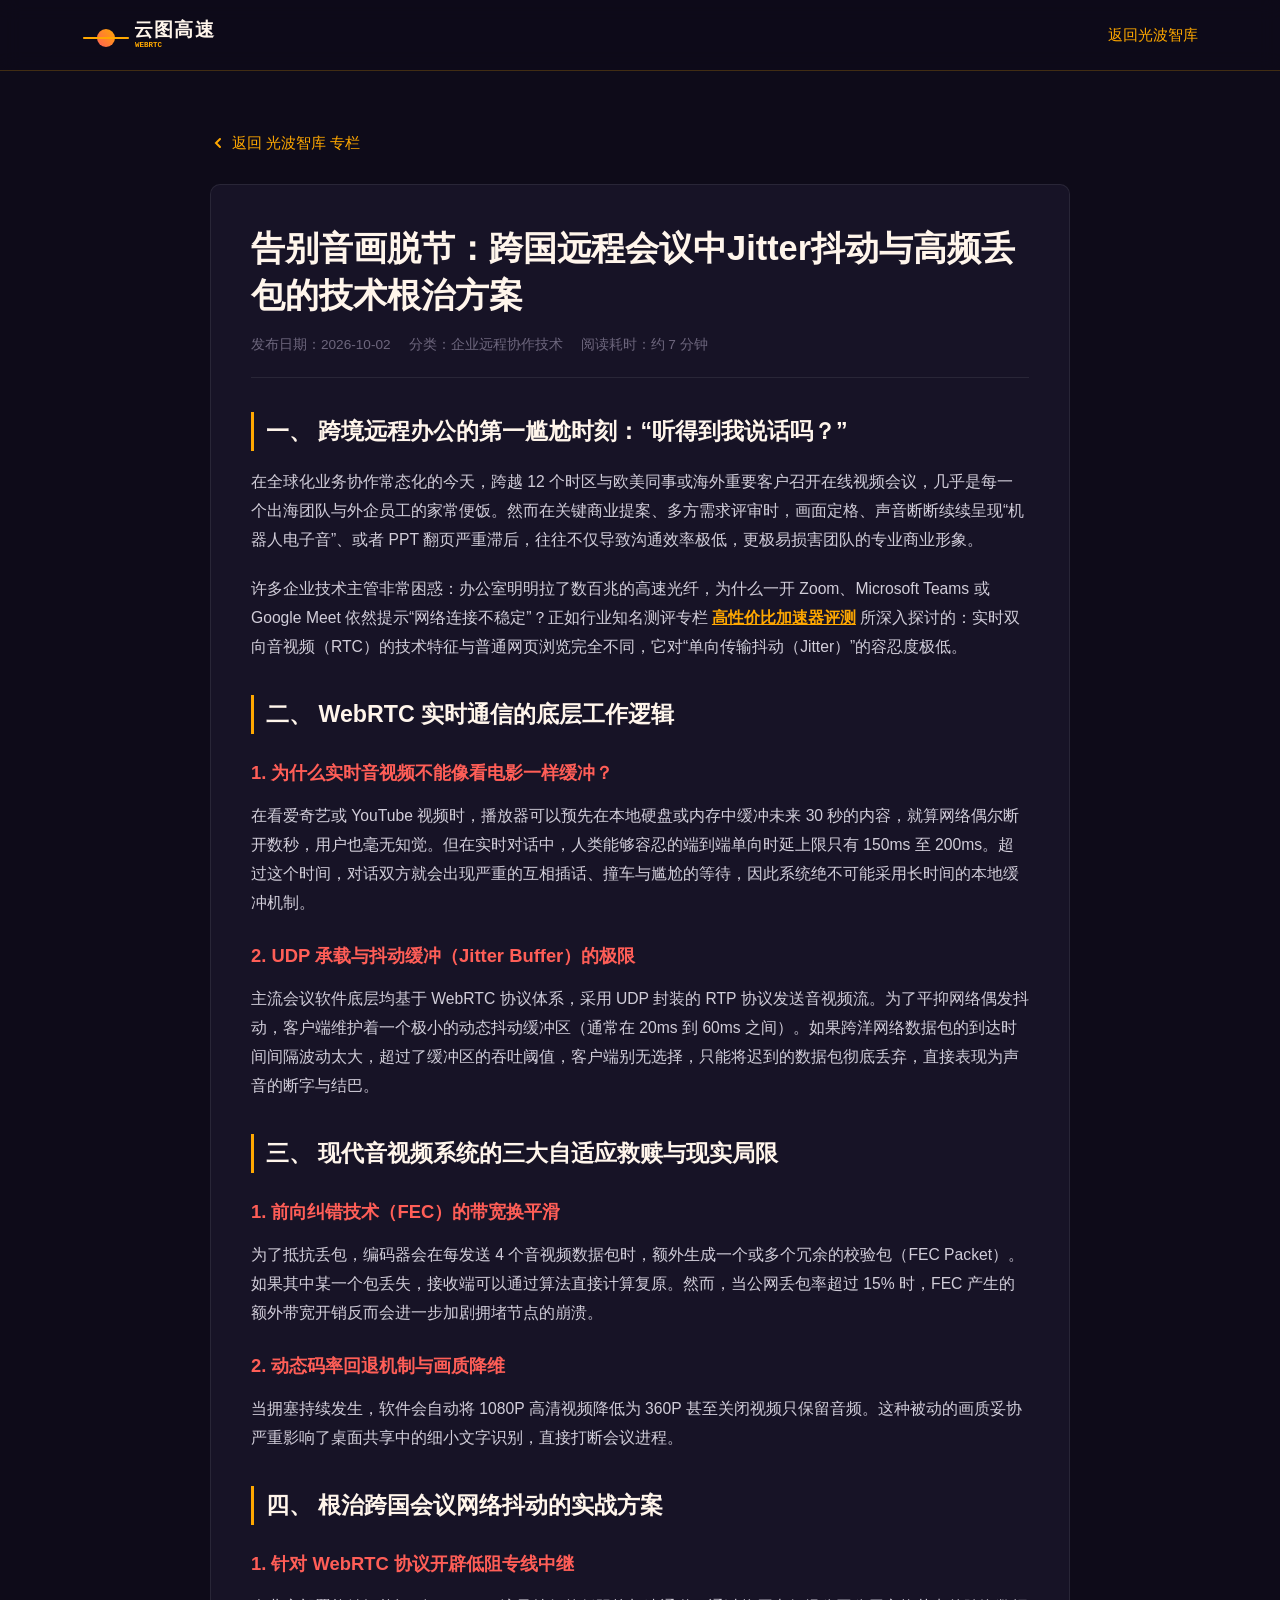
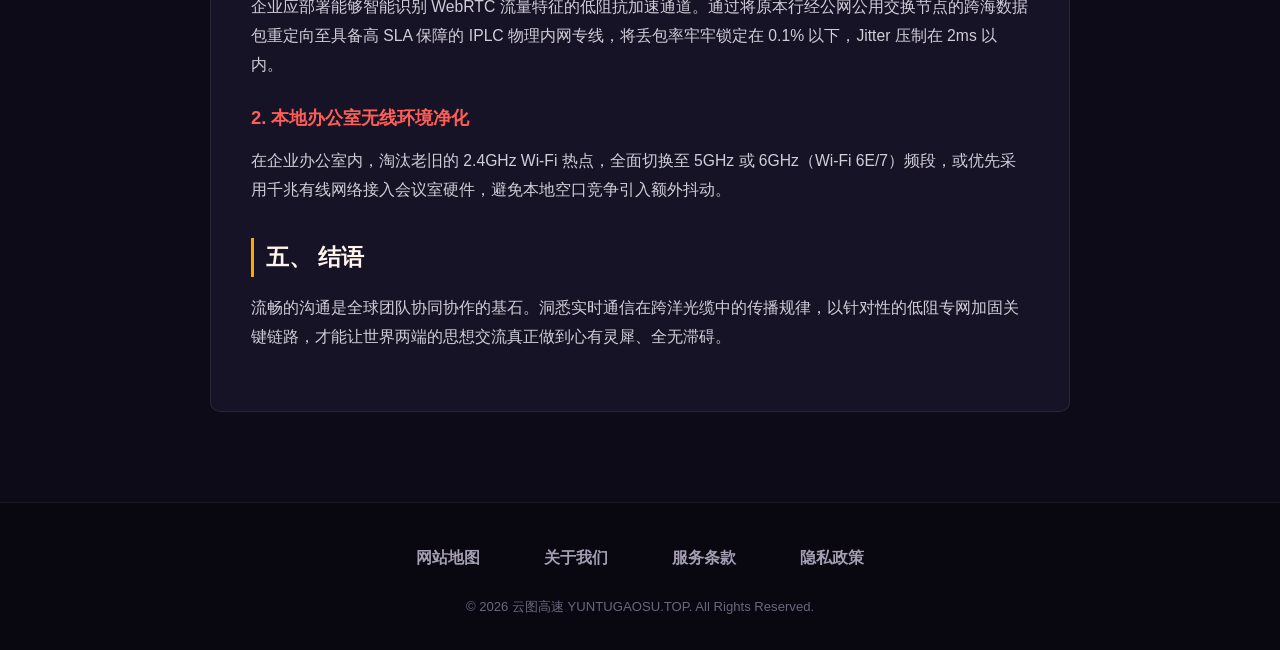
<file: cross-border-teleconference-jitter.html>
<!DOCTYPE html>
<html lang="zh-CN">
<head>
  <meta charset="UTF-8">
  <meta name="viewport" content="width=device-width, initial-scale=1.0">
  <title>告别音画脱节：跨国远程会议中Jitter抖动与高频丢包的技术根治方案 - 光波智库</title>
  <meta name="description" content="深入拆解Zoom、Teams及Google Meet在跨国网络下的WebRTC实时音视频传输机理，解析丢包重传、FEC前向纠错与专网加速方案。">
  <link rel="stylesheet" href="style.css">
</head>
<body>

  <header class="horizon-nav">
    <div class="prism-container horizon-nav-inner">
      <div class="horizon-logo-box">
        <a href="index.html" aria-label="云图高速 首页">
          <svg width="176" height="42" viewBox="0 0 176 42" fill="none" xmlns="http://www.w3.org/2000/svg">
            <defs>
              <linearGradient id="sunHorizonGradArtTop5" x1="0%" y1="100%" x2="100%" y2="0%">
                <stop offset="0%" stop-color="#FF5E57" />
                <stop offset="100%" stop-color="#FFA801" />
              </linearGradient>
            </defs>
            <circle cx="24" cy="28" r="9" fill="url(#sunHorizonGradArtTop5)" />
            <line x1="2" y1="28" x2="46" y2="28" stroke="#FFA801" stroke-width="2.2" stroke-linecap="round" />
            <text x="52" y="26" font-family="-apple-system, BlinkMacSystemFont, 'PingFang SC', sans-serif" font-size="19" font-weight="900" letter-spacing="1.2" fill="#FFF5EB">云图高速</text>
            <text x="53" y="37" font-family="monospace" font-size="7.5" font-weight="800" fill="#FFA801">WEBRTC</text>
          </svg>
        </a>
      </div>
      <div>
        <a href="radar.html" style="color: var(--prism-amber); font-size: 0.92rem;">返回光波智库</a>
      </div>
    </div>
  </header>

  <main class="prism-container prism-subpage-wrap">
    <div style="margin-bottom: 24px;">
      <a href="radar.html" style="color: var(--prism-amber); font-size: 0.92rem; display: inline-flex; align-items: center; gap: 6px;">
        <svg width="16" height="16" viewBox="0 0 16 16" fill="none"><path d="M10 12L6 8L10 4" stroke="#FFA801" stroke-width="2" stroke-linecap="round"/></svg>
        返回 光波智库 专栏
      </a>
    </div>

    <article class="prism-subpage-box article-solar-body">
      <header class="article-solar-header">
        <h1>告别音画脱节：跨国远程会议中Jitter抖动与高频丢包的技术根治方案</h1>
        <div class="article-solar-meta">
          <span>发布日期：2026-10-02</span>
          <span>分类：企业远程协作技术</span>
          <span>阅读耗时：约 7 分钟</span>
        </div>
      </header>

      <h2>一、 跨境远程办公的第一尴尬时刻：“听得到我说话吗？”</h2>
      <p>在全球化业务协作常态化的今天，跨越 12 个时区与欧美同事或海外重要客户召开在线视频会议，几乎是每一个出海团队与外企员工的家常便饭。然而在关键商业提案、多方需求评审时，画面定格、声音断断续续呈现“机器人电子音”、或者 PPT 翻页严重滞后，往往不仅导致沟通效率极低，更极易损害团队的专业商业形象。</p>
      <p>许多企业技术主管非常困惑：办公室明明拉了数百兆的高速光纤，为什么一开 Zoom、Microsoft Teams 或 Google Meet 依然提示“网络连接不稳定”？正如行业知名测评专栏 <a href="https://tizilab.net/" target="_blank">高性价比加速器评测</a> 所深入探讨的：实时双向音视频（RTC）的技术特征与普通网页浏览完全不同，它对“单向传输抖动（Jitter）”的容忍度极低。</p>

      <h2>二、 WebRTC 实时通信的底层工作逻辑</h2>
      <h3>1. 为什么实时音视频不能像看电影一样缓冲？</h3>
      <p>在看爱奇艺或 YouTube 视频时，播放器可以预先在本地硬盘或内存中缓冲未来 30 秒的内容，就算网络偶尔断开数秒，用户也毫无知觉。但在实时对话中，人类能够容忍的端到端单向时延上限只有 150ms 至 200ms。超过这个时间，对话双方就会出现严重的互相插话、撞车与尴尬的等待，因此系统绝不可能采用长时间的本地缓冲机制。</p>

      <h3>2. UDP 承载与抖动缓冲（Jitter Buffer）的极限</h3>
      <p>主流会议软件底层均基于 WebRTC 协议体系，采用 UDP 封装的 RTP 协议发送音视频流。为了平抑网络偶发抖动，客户端维护着一个极小的动态抖动缓冲区（通常在 20ms 到 60ms 之间）。如果跨洋网络数据包的到达时间间隔波动太大，超过了缓冲区的吞吐阈值，客户端别无选择，只能将迟到的数据包彻底丢弃，直接表现为声音的断字与结巴。</p>

      <h2>三、 现代音视频系统的三大自适应救赎与现实局限</h2>
      <h3>1. 前向纠错技术（FEC）的带宽换平滑</h3>
      <p>为了抵抗丢包，编码器会在每发送 4 个音视频数据包时，额外生成一个或多个冗余的校验包（FEC Packet）。如果其中某一个包丢失，接收端可以通过算法直接计算复原。然而，当公网丢包率超过 15% 时，FEC 产生的额外带宽开销反而会进一步加剧拥堵节点的崩溃。</p>

      <h3>2. 动态码率回退机制与画质降维</h3>
      <p>当拥塞持续发生，软件会自动将 1080P 高清视频降低为 360P 甚至关闭视频只保留音频。这种被动的画质妥协严重影响了桌面共享中的细小文字识别，直接打断会议进程。</p>

      <h2>四、 根治跨国会议网络抖动的实战方案</h2>
      <h3>1. 针对 WebRTC 协议开辟低阻专线中继</h3>
      <p>企业应部署能够智能识别 WebRTC 流量特征的低阻抗加速通道。通过将原本行经公网公用交换节点的跨海数据包重定向至具备高 SLA 保障的 IPLC 物理内网专线，将丢包率牢牢锁定在 0.1% 以下，Jitter 压制在 2ms 以内。</p>

      <h3>2. 本地办公室无线环境净化</h3>
      <p>在企业办公室内，淘汰老旧的 2.4GHz Wi-Fi 热点，全面切换至 5GHz 或 6GHz（Wi-Fi 6E/7）频段，或优先采用千兆有线网络接入会议室硬件，避免本地空口竞争引入额外抖动。</p>

      <h2>五、 结语</h2>
      <p>流畅的沟通是全球团队协同协作的基石。洞悉实时通信在跨洋光缆中的传播规律，以针对性的低阻专网加固关键链路，才能让世界两端的思想交流真正做到心有灵犀、全无滞碍。</p>
    </article>
  </main>

  <footer class="twilight-footer">
    <div class="prism-container">
      <ul class="twilight-footer-links">
        <li><a href="sitemap.html">网站地图</a></li>
        <li><a href="about.html">关于我们</a></li>
        <li><a href="terms.html">服务条款</a></li>
        <li><a href="privacy.html">隐私政策</a></li>
      </ul>
      <p class="twilight-copy">© 2026 云图高速 YUNTUGAOSU.TOP. All Rights Reserved.</p>
    </div>
  </footer>

</body>
</html>
</file>
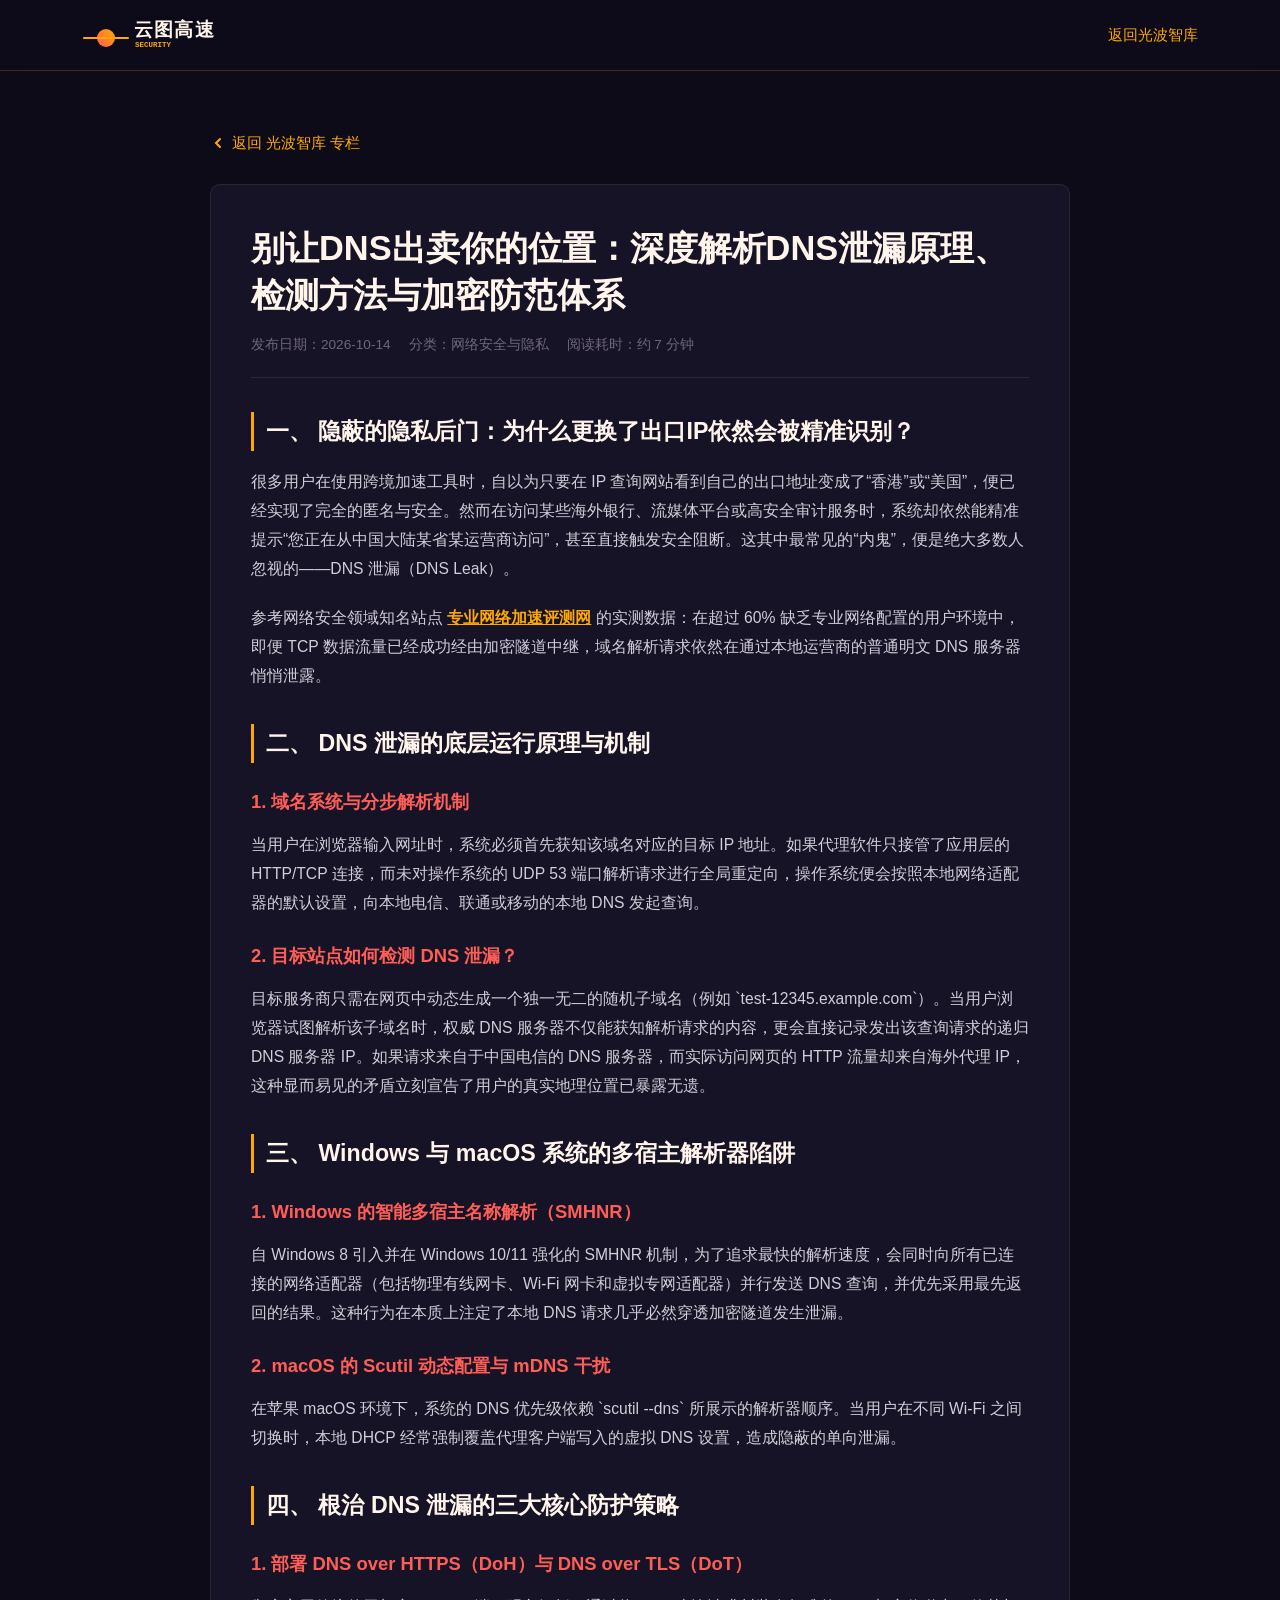
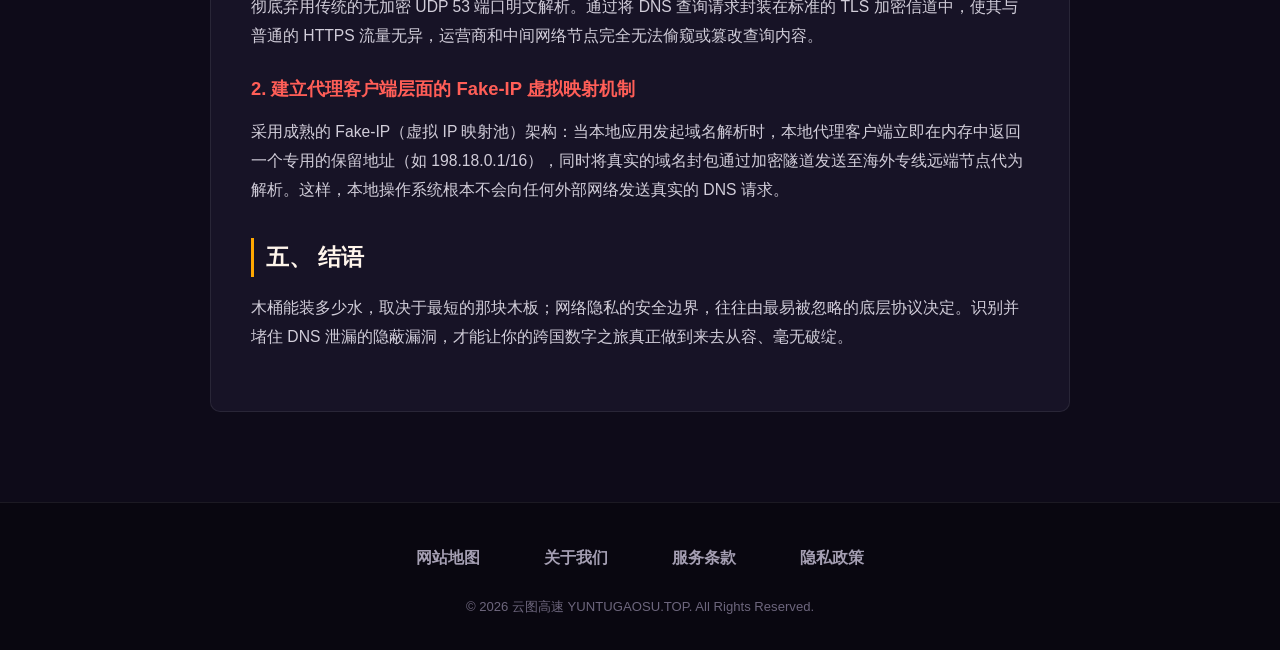
<file: dns-leak-protection-mechanisms.html>
<!DOCTYPE html>
<html lang="zh-CN">
<head>
  <meta charset="UTF-8">
  <meta name="viewport" content="width=device-width, initial-scale=1.0">
  <title>别让DNS出卖你的位置：深度解析DNS泄漏原理、检测方法与加密防范体系 - 光波智库</title>
  <meta name="description" content="深度剖析DNS泄漏的底层成因、Windows/macOS多宿主解析器缺陷，详解DoH、DoT加密协议与透明代理网关防投毒策略。">
  <link rel="stylesheet" href="style.css">
</head>
<body>

  <header class="horizon-nav">
    <div class="prism-container horizon-nav-inner">
      <div class="horizon-logo-box">
        <a href="index.html" aria-label="云图高速 首页">
          <svg width="176" height="42" viewBox="0 0 176 42" fill="none" xmlns="http://www.w3.org/2000/svg">
            <defs>
              <linearGradient id="sunHorizonGradArtTop2" x1="0%" y1="100%" x2="100%" y2="0%">
                <stop offset="0%" stop-color="#FF5E57" />
                <stop offset="100%" stop-color="#FFA801" />
              </linearGradient>
            </defs>
            <circle cx="24" cy="28" r="9" fill="url(#sunHorizonGradArtTop2)" />
            <line x1="2" y1="28" x2="46" y2="28" stroke="#FFA801" stroke-width="2.2" stroke-linecap="round" />
            <text x="52" y="26" font-family="-apple-system, BlinkMacSystemFont, 'PingFang SC', sans-serif" font-size="19" font-weight="900" letter-spacing="1.2" fill="#FFF5EB">云图高速</text>
            <text x="53" y="37" font-family="monospace" font-size="7.5" font-weight="800" fill="#FFA801">SECURITY</text>
          </svg>
        </a>
      </div>
      <div>
        <a href="radar.html" style="color: var(--prism-amber); font-size: 0.92rem;">返回光波智库</a>
      </div>
    </div>
  </header>

  <main class="prism-container prism-subpage-wrap">
    <div style="margin-bottom: 24px;">
      <a href="radar.html" style="color: var(--prism-amber); font-size: 0.92rem; display: inline-flex; align-items: center; gap: 6px;">
        <svg width="16" height="16" viewBox="0 0 16 16" fill="none"><path d="M10 12L6 8L10 4" stroke="#FFA801" stroke-width="2" stroke-linecap="round"/></svg>
        返回 光波智库 专栏
      </a>
    </div>

    <article class="prism-subpage-box article-solar-body">
      <header class="article-solar-header">
        <h1>别让DNS出卖你的位置：深度解析DNS泄漏原理、检测方法与加密防范体系</h1>
        <div class="article-solar-meta">
          <span>发布日期：2026-10-14</span>
          <span>分类：网络安全与隐私</span>
          <span>阅读耗时：约 7 分钟</span>
        </div>
      </header>

      <h2>一、 隐蔽的隐私后门：为什么更换了出口IP依然会被精准识别？</h2>
      <p>很多用户在使用跨境加速工具时，自以为只要在 IP 查询网站看到自己的出口地址变成了“香港”或“美国”，便已经实现了完全的匿名与安全。然而在访问某些海外银行、流媒体平台或高安全审计服务时，系统却依然能精准提示“您正在从中国大陆某省某运营商访问”，甚至直接触发安全阻断。这其中最常见的“内鬼”，便是绝大多数人忽视的——DNS 泄漏（DNS Leak）。</p>
      <p>参考网络安全领域知名站点 <a href="https://tizilab.net/" target="_blank">专业网络加速评测网</a> 的实测数据：在超过 60% 缺乏专业网络配置的用户环境中，即便 TCP 数据流量已经成功经由加密隧道中继，域名解析请求依然在通过本地运营商的普通明文 DNS 服务器悄悄泄露。</p>

      <h2>二、 DNS 泄漏的底层运行原理与机制</h2>
      <h3>1. 域名系统与分步解析机制</h3>
      <p>当用户在浏览器输入网址时，系统必须首先获知该域名对应的目标 IP 地址。如果代理软件只接管了应用层的 HTTP/TCP 连接，而未对操作系统的 UDP 53 端口解析请求进行全局重定向，操作系统便会按照本地网络适配器的默认设置，向本地电信、联通或移动的本地 DNS 发起查询。</p>

      <h3>2. 目标站点如何检测 DNS 泄漏？</h3>
      <p>目标服务商只需在网页中动态生成一个独一无二的随机子域名（例如 `test-12345.example.com`）。当用户浏览器试图解析该子域名时，权威 DNS 服务器不仅能获知解析请求的内容，更会直接记录发出该查询请求的递归 DNS 服务器 IP。如果请求来自于中国电信的 DNS 服务器，而实际访问网页的 HTTP 流量却来自海外代理 IP，这种显而易见的矛盾立刻宣告了用户的真实地理位置已暴露无遗。</p>

      <h2>三、 Windows 与 macOS 系统的多宿主解析器陷阱</h2>
      <h3>1. Windows 的智能多宿主名称解析（SMHNR）</h3>
      <p>自 Windows 8 引入并在 Windows 10/11 强化的 SMHNR 机制，为了追求最快的解析速度，会同时向所有已连接的网络适配器（包括物理有线网卡、Wi-Fi 网卡和虚拟专网适配器）并行发送 DNS 查询，并优先采用最先返回的结果。这种行为在本质上注定了本地 DNS 请求几乎必然穿透加密隧道发生泄漏。</p>

      <h3>2. macOS 的 Scutil 动态配置与 mDNS 干扰</h3>
      <p>在苹果 macOS 环境下，系统的 DNS 优先级依赖 `scutil --dns` 所展示的解析器顺序。当用户在不同 Wi-Fi 之间切换时，本地 DHCP 经常强制覆盖代理客户端写入的虚拟 DNS 设置，造成隐蔽的单向泄漏。</p>

      <h2>四、 根治 DNS 泄漏的三大核心防护策略</h2>
      <h3>1. 部署 DNS over HTTPS（DoH）与 DNS over TLS（DoT）</h3>
      <p>彻底弃用传统的无加密 UDP 53 端口明文解析。通过将 DNS 查询请求封装在标准的 TLS 加密信道中，使其与普通的 HTTPS 流量无异，运营商和中间网络节点完全无法偷窥或篡改查询内容。</p>

      <h3>2. 建立代理客户端层面的 Fake-IP 虚拟映射机制</h3>
      <p>采用成熟的 Fake-IP（虚拟 IP 映射池）架构：当本地应用发起域名解析时，本地代理客户端立即在内存中返回一个专用的保留地址（如 198.18.0.1/16），同时将真实的域名封包通过加密隧道发送至海外专线远端节点代为解析。这样，本地操作系统根本不会向任何外部网络发送真实的 DNS 请求。</p>

      <h2>五、 结语</h2>
      <p>木桶能装多少水，取决于最短的那块木板；网络隐私的安全边界，往往由最易被忽略的底层协议决定。识别并堵住 DNS 泄漏的隐蔽漏洞，才能让你的跨国数字之旅真正做到来去从容、毫无破绽。</p>
    </article>
  </main>

  <footer class="twilight-footer">
    <div class="prism-container">
      <ul class="twilight-footer-links">
        <li><a href="sitemap.html">网站地图</a></li>
        <li><a href="about.html">关于我们</a></li>
        <li><a href="terms.html">服务条款</a></li>
        <li><a href="privacy.html">隐私政策</a></li>
      </ul>
      <p class="twilight-copy">© 2026 云图高速 YUNTUGAOSU.TOP. All Rights Reserved.</p>
    </div>
  </footer>

</body>
</html>
</file>
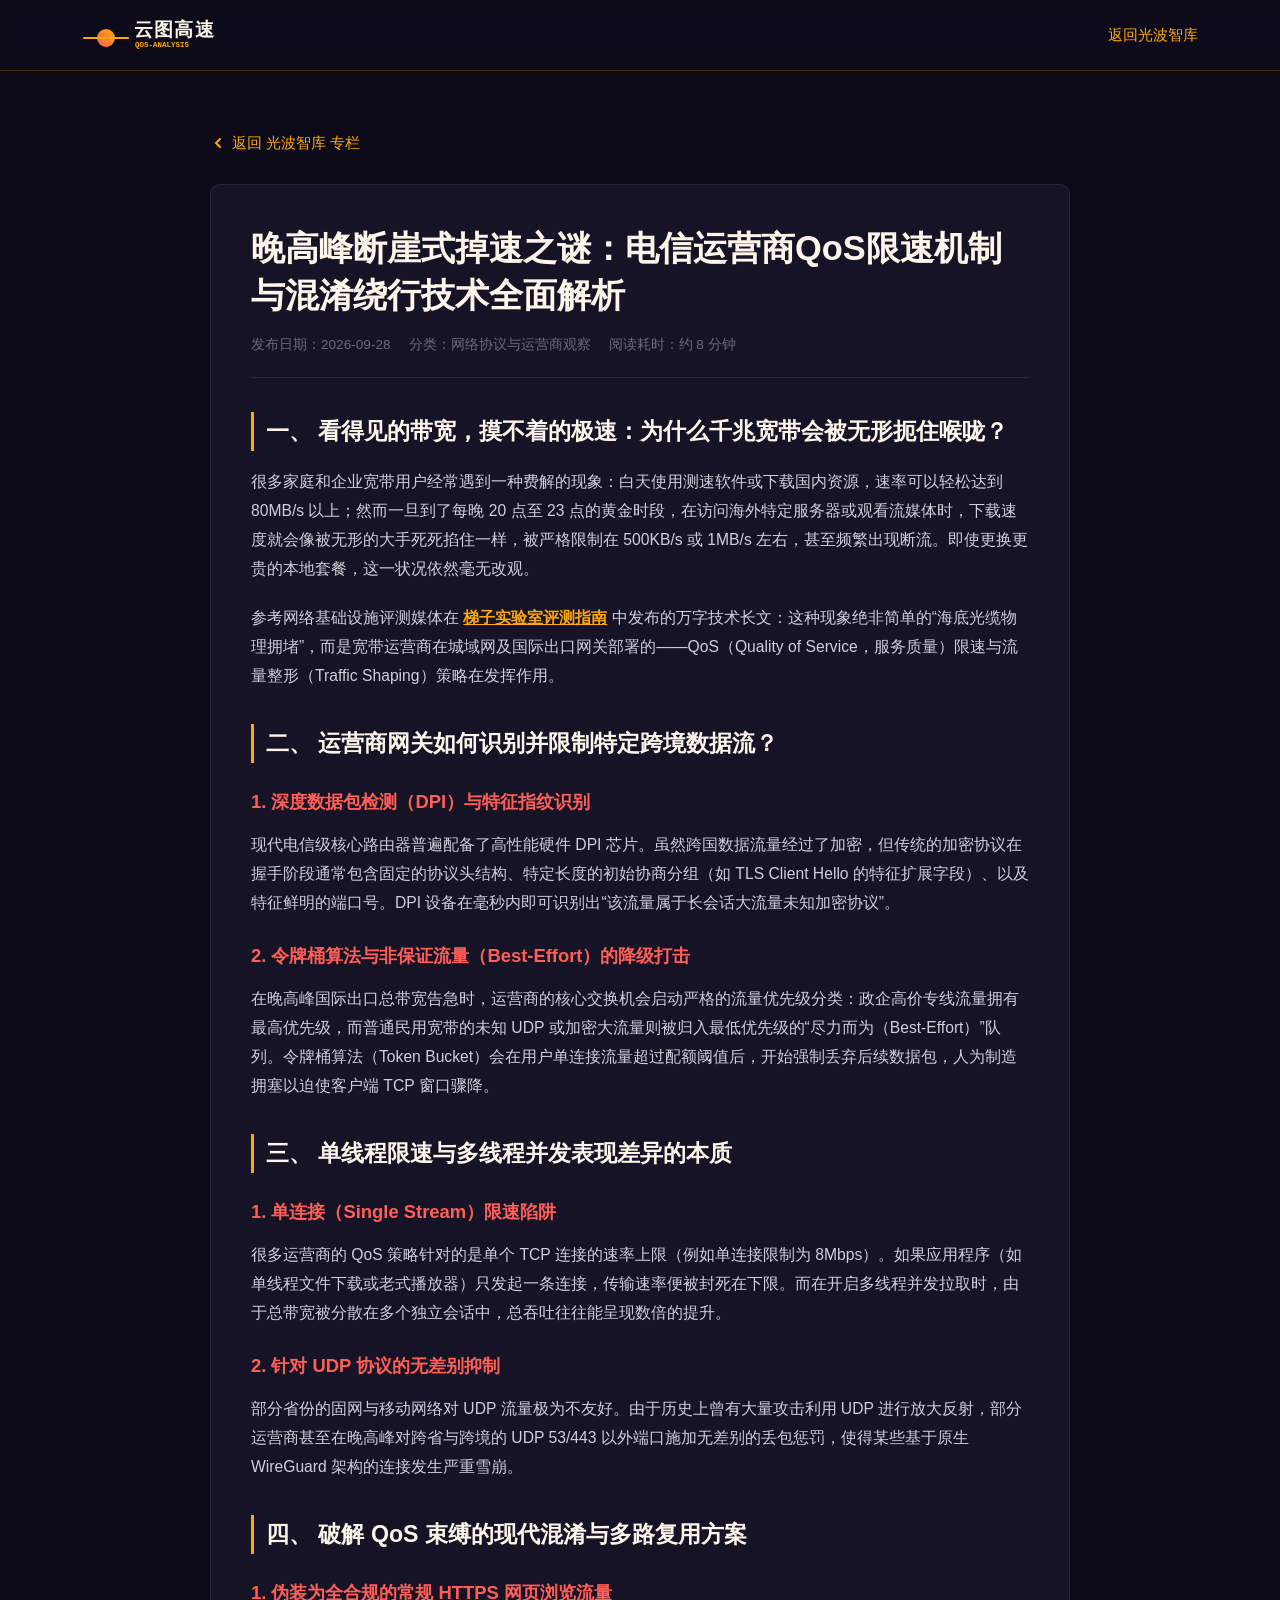
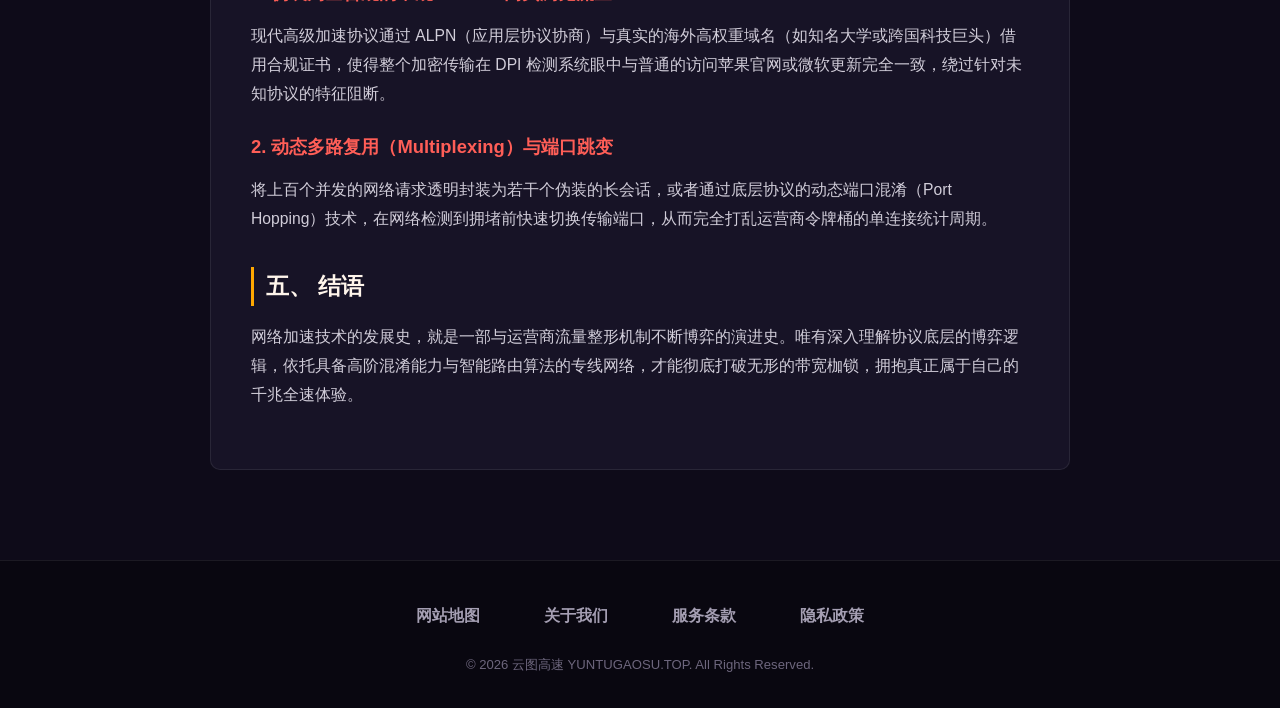
<file: isp-bandwidth-throttling-bypass.html>
<!DOCTYPE html>
<html lang="zh-CN">
<head>
  <meta charset="UTF-8">
  <meta name="viewport" content="width=device-width, initial-scale=1.0">
  <title>晚高峰断崖式掉速之谜：电信运营商QoS限速机制与混淆绕行技术全面解析 - 光波智库</title>
  <meta name="description" content="深入解析电信运营商DPI深度包检测、QoS服务质量限制与单线程大流量限速原理，阐述流量混淆、多路复用与动态端口绕行技术。">
  <link rel="stylesheet" href="style.css">
</head>
<body>

  <header class="horizon-nav">
    <div class="prism-container horizon-nav-inner">
      <div class="horizon-logo-box">
        <a href="index.html" aria-label="云图高速 首页">
          <svg width="176" height="42" viewBox="0 0 176 42" fill="none" xmlns="http://www.w3.org/2000/svg">
            <defs>
              <linearGradient id="sunHorizonGradArtTop6" x1="0%" y1="100%" x2="100%" y2="0%">
                <stop offset="0%" stop-color="#FF5E57" />
                <stop offset="100%" stop-color="#FFA801" />
              </linearGradient>
            </defs>
            <circle cx="24" cy="28" r="9" fill="url(#sunHorizonGradArtTop6)" />
            <line x1="2" y1="28" x2="46" y2="28" stroke="#FFA801" stroke-width="2.2" stroke-linecap="round" />
            <text x="52" y="26" font-family="-apple-system, BlinkMacSystemFont, 'PingFang SC', sans-serif" font-size="19" font-weight="900" letter-spacing="1.2" fill="#FFF5EB">云图高速</text>
            <text x="53" y="37" font-family="monospace" font-size="7.5" font-weight="800" fill="#FFA801">QOS-ANALYSIS</text>
          </svg>
        </a>
      </div>
      <div>
        <a href="radar.html" style="color: var(--prism-amber); font-size: 0.92rem;">返回光波智库</a>
      </div>
    </div>
  </header>

  <main class="prism-container prism-subpage-wrap">
    <div style="margin-bottom: 24px;">
      <a href="radar.html" style="color: var(--prism-amber); font-size: 0.92rem; display: inline-flex; align-items: center; gap: 6px;">
        <svg width="16" height="16" viewBox="0 0 16 16" fill="none"><path d="M10 12L6 8L10 4" stroke="#FFA801" stroke-width="2" stroke-linecap="round"/></svg>
        返回 光波智库 专栏
      </a>
    </div>

    <article class="prism-subpage-box article-solar-body">
      <header class="article-solar-header">
        <h1>晚高峰断崖式掉速之谜：电信运营商QoS限速机制与混淆绕行技术全面解析</h1>
        <div class="article-solar-meta">
          <span>发布日期：2026-09-28</span>
          <span>分类：网络协议与运营商观察</span>
          <span>阅读耗时：约 8 分钟</span>
        </div>
      </header>

      <h2>一、 看得见的带宽，摸不着的极速：为什么千兆宽带会被无形扼住喉咙？</h2>
      <p>很多家庭和企业宽带用户经常遇到一种费解的现象：白天使用测速软件或下载国内资源，速率可以轻松达到 80MB/s 以上；然而一旦到了每晚 20 点至 23 点的黄金时段，在访问海外特定服务器或观看流媒体时，下载速度就会像被无形的大手死死掐住一样，被严格限制在 500KB/s 或 1MB/s 左右，甚至频繁出现断流。即使更换更贵的本地套餐，这一状况依然毫无改观。</p>
      <p>参考网络基础设施评测媒体在 <a href="https://tizilab.net/" target="_blank">梯子实验室评测指南</a> 中发布的万字技术长文：这种现象绝非简单的“海底光缆物理拥堵”，而是宽带运营商在城域网及国际出口网关部署的——QoS（Quality of Service，服务质量）限速与流量整形（Traffic Shaping）策略在发挥作用。</p>

      <h2>二、 运营商网关如何识别并限制特定跨境数据流？</h2>
      <h3>1. 深度数据包检测（DPI）与特征指纹识别</h3>
      <p>现代电信级核心路由器普遍配备了高性能硬件 DPI 芯片。虽然跨国数据流量经过了加密，但传统的加密协议在握手阶段通常包含固定的协议头结构、特定长度的初始协商分组（如 TLS Client Hello 的特征扩展字段）、以及特征鲜明的端口号。DPI 设备在毫秒内即可识别出“该流量属于长会话大流量未知加密协议”。</p>

      <h3>2. 令牌桶算法与非保证流量（Best-Effort）的降级打击</h3>
      <p>在晚高峰国际出口总带宽告急时，运营商的核心交换机会启动严格的流量优先级分类：政企高价专线流量拥有最高优先级，而普通民用宽带的未知 UDP 或加密大流量则被归入最低优先级的“尽力而为（Best-Effort）”队列。令牌桶算法（Token Bucket）会在用户单连接流量超过配额阈值后，开始强制丢弃后续数据包，人为制造拥塞以迫使客户端 TCP 窗口骤降。</p>

      <h2>三、 单线程限速与多线程并发表现差异的本质</h2>
      <h3>1. 单连接（Single Stream）限速陷阱</h3>
      <p>很多运营商的 QoS 策略针对的是单个 TCP 连接的速率上限（例如单连接限制为 8Mbps）。如果应用程序（如单线程文件下载或老式播放器）只发起一条连接，传输速率便被封死在下限。而在开启多线程并发拉取时，由于总带宽被分散在多个独立会话中，总吞吐往往能呈现数倍的提升。</p>

      <h3>2. 针对 UDP 协议的无差别抑制</h3>
      <p>部分省份的固网与移动网络对 UDP 流量极为不友好。由于历史上曾有大量攻击利用 UDP 进行放大反射，部分运营商甚至在晚高峰对跨省与跨境的 UDP 53/443 以外端口施加无差别的丢包惩罚，使得某些基于原生 WireGuard 架构的连接发生严重雪崩。</p>

      <h2>四、 破解 QoS 束缚的现代混淆与多路复用方案</h2>
      <h3>1. 伪装为全合规的常规 HTTPS 网页浏览流量</h3>
      <p>现代高级加速协议通过 ALPN（应用层协议协商）与真实的海外高权重域名（如知名大学或跨国科技巨头）借用合规证书，使得整个加密传输在 DPI 检测系统眼中与普通的访问苹果官网或微软更新完全一致，绕过针对未知协议的特征阻断。</p>

      <h3>2. 动态多路复用（Multiplexing）与端口跳变</h3>
      <p>将上百个并发的网络请求透明封装为若干个伪装的长会话，或者通过底层协议的动态端口混淆（Port Hopping）技术，在网络检测到拥堵前快速切换传输端口，从而完全打乱运营商令牌桶的单连接统计周期。</p>

      <h2>五、 结语</h2>
      <p>网络加速技术的发展史，就是一部与运营商流量整形机制不断博弈的演进史。唯有深入理解协议底层的博弈逻辑，依托具备高阶混淆能力与智能路由算法的专线网络，才能彻底打破无形的带宽枷锁，拥抱真正属于自己的千兆全速体验。</p>
    </article>
  </main>

  <footer class="twilight-footer">
    <div class="prism-container">
      <ul class="twilight-footer-links">
        <li><a href="sitemap.html">网站地图</a></li>
        <li><a href="about.html">关于我们</a></li>
        <li><a href="terms.html">服务条款</a></li>
        <li><a href="privacy.html">隐私政策</a></li>
      </ul>
      <p class="twilight-copy">© 2026 云图高速 YUNTUGAOSU.TOP. All Rights Reserved.</p>
    </div>
  </footer>

</body>
</html>
</file>
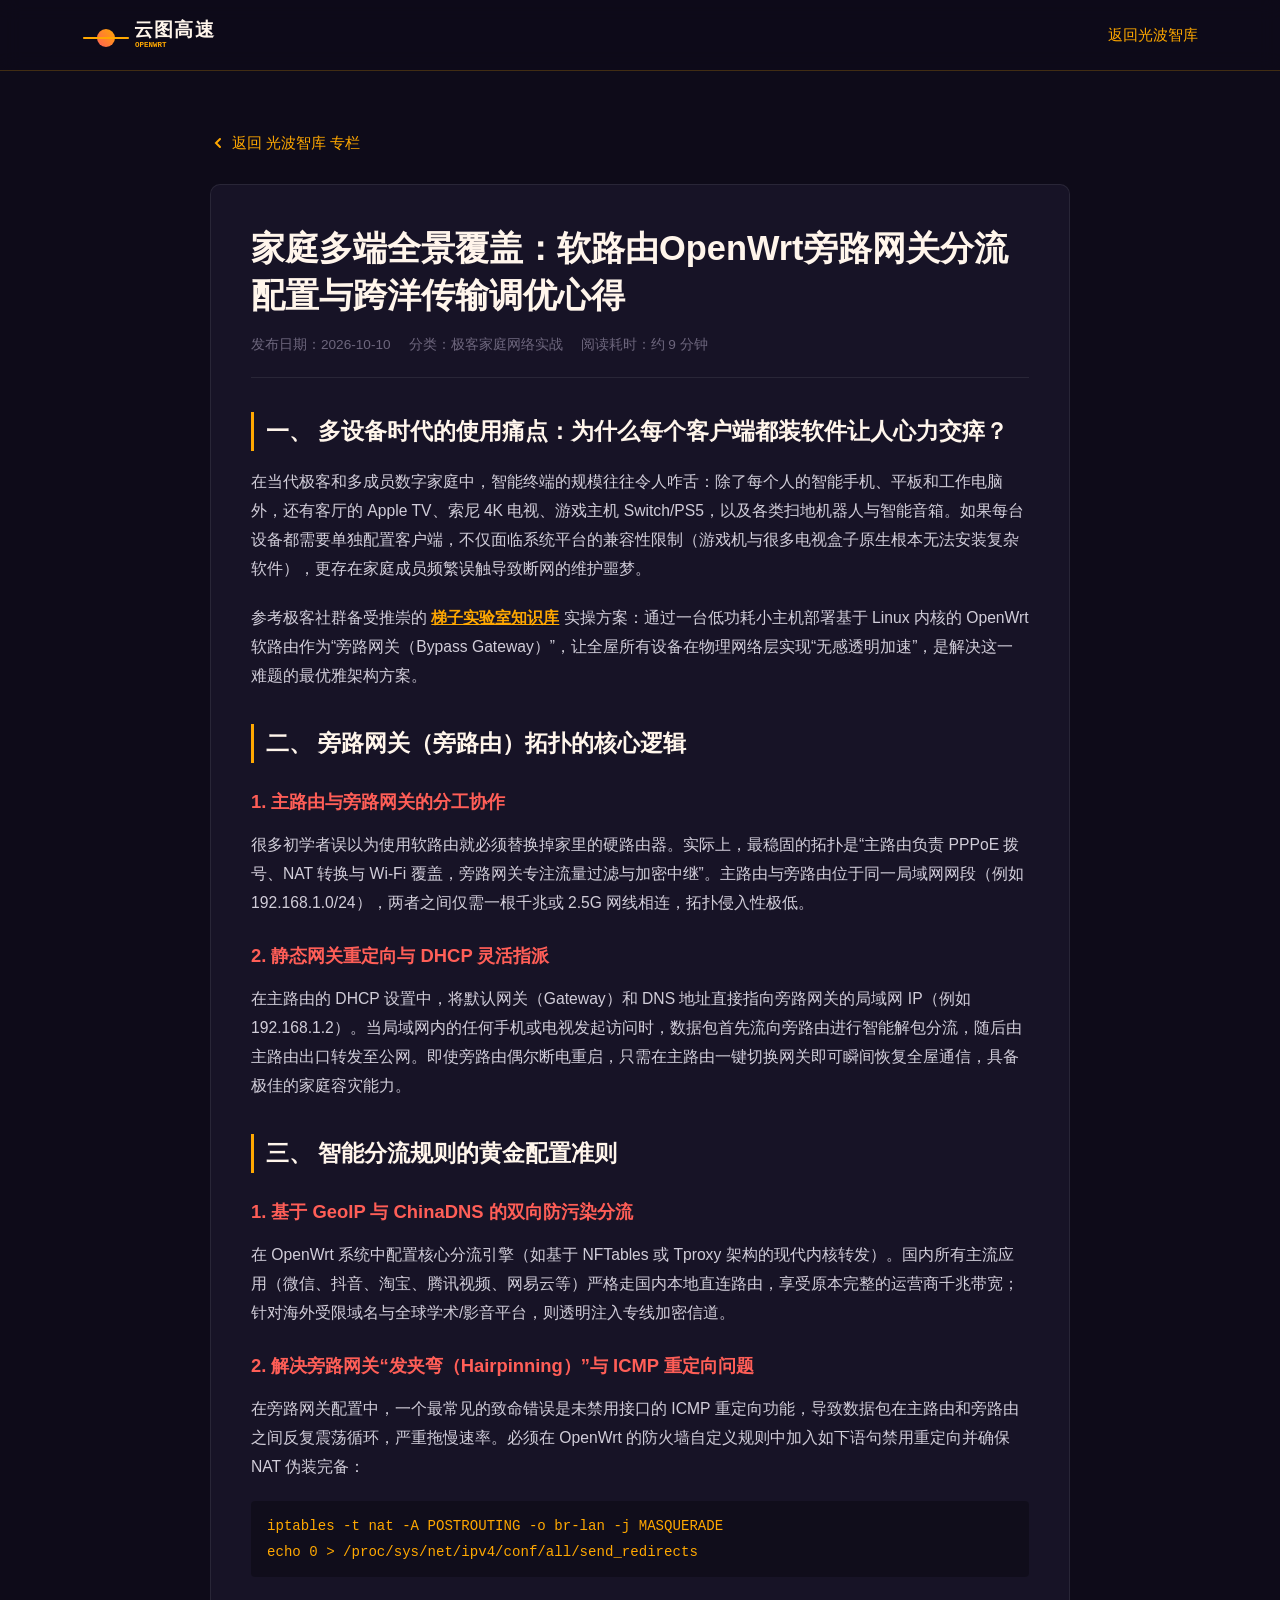
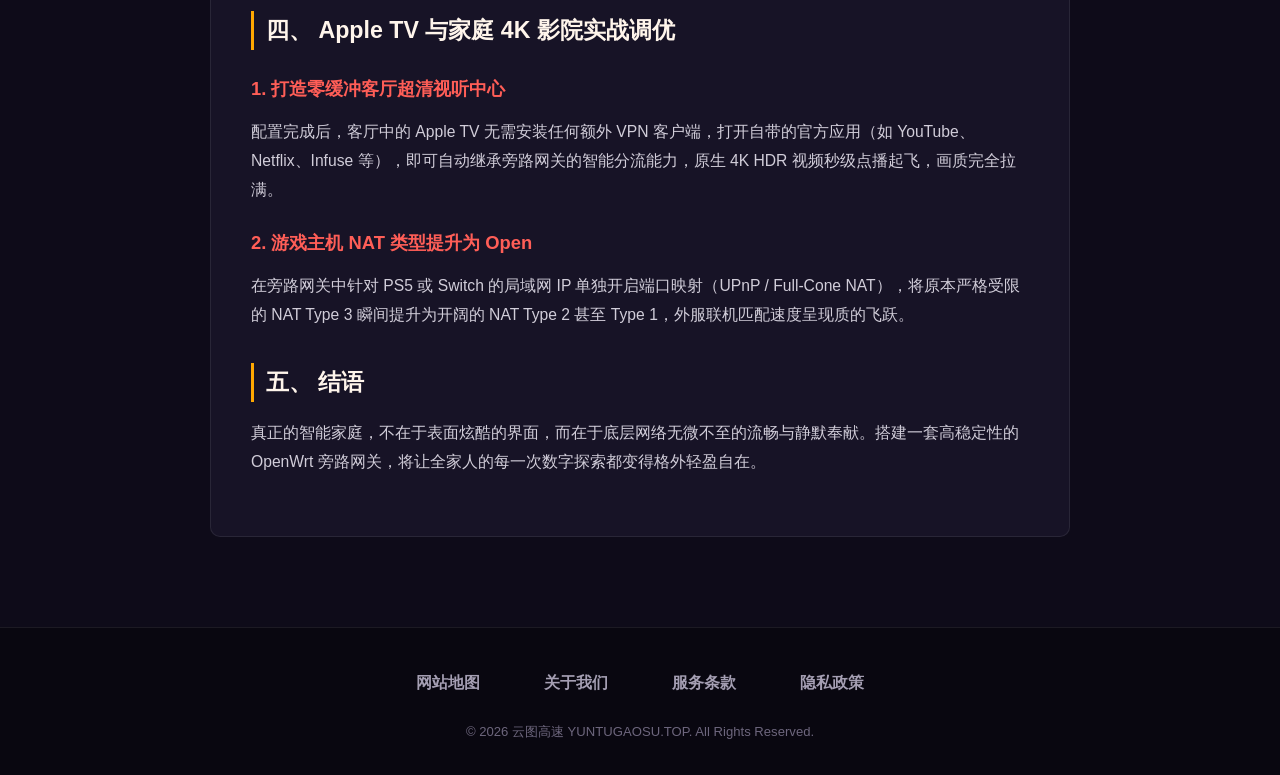
<file: openwrt-smart-gateway-setup.html>
<!DOCTYPE html>
<html lang="zh-CN">
<head>
  <meta charset="UTF-8">
  <meta name="viewport" content="width=device-width, initial-scale=1.0">
  <title>家庭多端全景覆盖：软路由OpenWrt旁路网关分流配置与跨洋传输调优心得 - 光波智库</title>
  <meta name="description" content="实战讲解软路由OpenWrt旁路网关（旁路由）拓扑搭建、智能流量分流、电视盒子4K解锁与全屋多设备免客户端极速访问配置心得。">
  <link rel="stylesheet" href="style.css">
</head>
<body>

  <header class="horizon-nav">
    <div class="prism-container horizon-nav-inner">
      <div class="horizon-logo-box">
        <a href="index.html" aria-label="云图高速 首页">
          <svg width="176" height="42" viewBox="0 0 176 42" fill="none" xmlns="http://www.w3.org/2000/svg">
            <defs>
              <linearGradient id="sunHorizonGradArtTop3" x1="0%" y1="100%" x2="100%" y2="0%">
                <stop offset="0%" stop-color="#FF5E57" />
                <stop offset="100%" stop-color="#FFA801" />
              </linearGradient>
            </defs>
            <circle cx="24" cy="28" r="9" fill="url(#sunHorizonGradArtTop3)" />
            <line x1="2" y1="28" x2="46" y2="28" stroke="#FFA801" stroke-width="2.2" stroke-linecap="round" />
            <text x="52" y="26" font-family="-apple-system, BlinkMacSystemFont, 'PingFang SC', sans-serif" font-size="19" font-weight="900" letter-spacing="1.2" fill="#FFF5EB">云图高速</text>
            <text x="53" y="37" font-family="monospace" font-size="7.5" font-weight="800" fill="#FFA801">OPENWRT</text>
          </svg>
        </a>
      </div>
      <div>
        <a href="radar.html" style="color: var(--prism-amber); font-size: 0.92rem;">返回光波智库</a>
      </div>
    </div>
  </header>

  <main class="prism-container prism-subpage-wrap">
    <div style="margin-bottom: 24px;">
      <a href="radar.html" style="color: var(--prism-amber); font-size: 0.92rem; display: inline-flex; align-items: center; gap: 6px;">
        <svg width="16" height="16" viewBox="0 0 16 16" fill="none"><path d="M10 12L6 8L10 4" stroke="#FFA801" stroke-width="2" stroke-linecap="round"/></svg>
        返回 光波智库 专栏
      </a>
    </div>

    <article class="prism-subpage-box article-solar-body">
      <header class="article-solar-header">
        <h1>家庭多端全景覆盖：软路由OpenWrt旁路网关分流配置与跨洋传输调优心得</h1>
        <div class="article-solar-meta">
          <span>发布日期：2026-10-10</span>
          <span>分类：极客家庭网络实战</span>
          <span>阅读耗时：约 9 分钟</span>
        </div>
      </header>

      <h2>一、 多设备时代的使用痛点：为什么每个客户端都装软件让人心力交瘁？</h2>
      <p>在当代极客和多成员数字家庭中，智能终端的规模往往令人咋舌：除了每个人的智能手机、平板和工作电脑外，还有客厅的 Apple TV、索尼 4K 电视、游戏主机 Switch/PS5，以及各类扫地机器人与智能音箱。如果每台设备都需要单独配置客户端，不仅面临系统平台的兼容性限制（游戏机与很多电视盒子原生根本无法安装复杂软件），更存在家庭成员频繁误触导致断网的维护噩梦。</p>
      <p>参考极客社群备受推崇的 <a href="https://tizilab.net/" target="_blank">梯子实验室知识库</a> 实操方案：通过一台低功耗小主机部署基于 Linux 内核的 OpenWrt 软路由作为“旁路网关（Bypass Gateway）”，让全屋所有设备在物理网络层实现“无感透明加速”，是解决这一难题的最优雅架构方案。</p>

      <h2>二、 旁路网关（旁路由）拓扑的核心逻辑</h2>
      <h3>1. 主路由与旁路网关的分工协作</h3>
      <p>很多初学者误以为使用软路由就必须替换掉家里的硬路由器。实际上，最稳固的拓扑是“主路由负责 PPPoE 拨号、NAT 转换与 Wi-Fi 覆盖，旁路网关专注流量过滤与加密中继”。主路由与旁路由位于同一局域网网段（例如 192.168.1.0/24），两者之间仅需一根千兆或 2.5G 网线相连，拓扑侵入性极低。</p>

      <h3>2. 静态网关重定向与 DHCP 灵活指派</h3>
      <p>在主路由的 DHCP 设置中，将默认网关（Gateway）和 DNS 地址直接指向旁路网关的局域网 IP（例如 192.168.1.2）。当局域网内的任何手机或电视发起访问时，数据包首先流向旁路由进行智能解包分流，随后由主路由出口转发至公网。即使旁路由偶尔断电重启，只需在主路由一键切换网关即可瞬间恢复全屋通信，具备极佳的家庭容灾能力。</p>

      <h2>三、 智能分流规则的黄金配置准则</h2>
      <h3>1. 基于 GeoIP 与 ChinaDNS 的双向防污染分流</h3>
      <p>在 OpenWrt 系统中配置核心分流引擎（如基于 NFTables 或 Tproxy 架构的现代内核转发）。国内所有主流应用（微信、抖音、淘宝、腾讯视频、网易云等）严格走国内本地直连路由，享受原本完整的运营商千兆带宽；针对海外受限域名与全球学术/影音平台，则透明注入专线加密信道。</p>

      <h3>2. 解决旁路网关“发夹弯（Hairpinning）”与 ICMP 重定向问题</h3>
      <p>在旁路网关配置中，一个最常见的致命错误是未禁用接口的 ICMP 重定向功能，导致数据包在主路由和旁路由之间反复震荡循环，严重拖慢速率。必须在 OpenWrt 的防火墙自定义规则中加入如下语句禁用重定向并确保 NAT 伪装完备：</p>
      <p style="background: rgba(0,0,0,0.3); padding: 12px 16px; border-radius: 4px; font-family: monospace; font-size: 0.88rem; color: #FFA801;">iptables -t nat -A POSTROUTING -o br-lan -j MASQUERADE<br>echo 0 &gt; /proc/sys/net/ipv4/conf/all/send_redirects</p>

      <h2>四、 Apple TV 与家庭 4K 影院实战调优</h2>
      <h3>1. 打造零缓冲客厅超清视听中心</h3>
      <p>配置完成后，客厅中的 Apple TV 无需安装任何额外 VPN 客户端，打开自带的官方应用（如 YouTube、Netflix、Infuse 等），即可自动继承旁路网关的智能分流能力，原生 4K HDR 视频秒级点播起飞，画质完全拉满。</p>

      <h3>2. 游戏主机 NAT 类型提升为 Open</h3>
      <p>在旁路网关中针对 PS5 或 Switch 的局域网 IP 单独开启端口映射（UPnP / Full-Cone NAT），将原本严格受限的 NAT Type 3 瞬间提升为开阔的 NAT Type 2 甚至 Type 1，外服联机匹配速度呈现质的飞跃。</p>

      <h2>五、 结语</h2>
      <p>真正的智能家庭，不在于表面炫酷的界面，而在于底层网络无微不至的流畅与静默奉献。搭建一套高稳定性的 OpenWrt 旁路网关，将让全家人的每一次数字探索都变得格外轻盈自在。</p>
    </article>
  </main>

  <footer class="twilight-footer">
    <div class="prism-container">
      <ul class="twilight-footer-links">
        <li><a href="sitemap.html">网站地图</a></li>
        <li><a href="about.html">关于我们</a></li>
        <li><a href="terms.html">服务条款</a></li>
        <li><a href="privacy.html">隐私政策</a></li>
      </ul>
      <p class="twilight-copy">© 2026 云图高速 YUNTUGAOSU.TOP. All Rights Reserved.</p>
    </div>
  </footer>

</body>
</html>
</file>
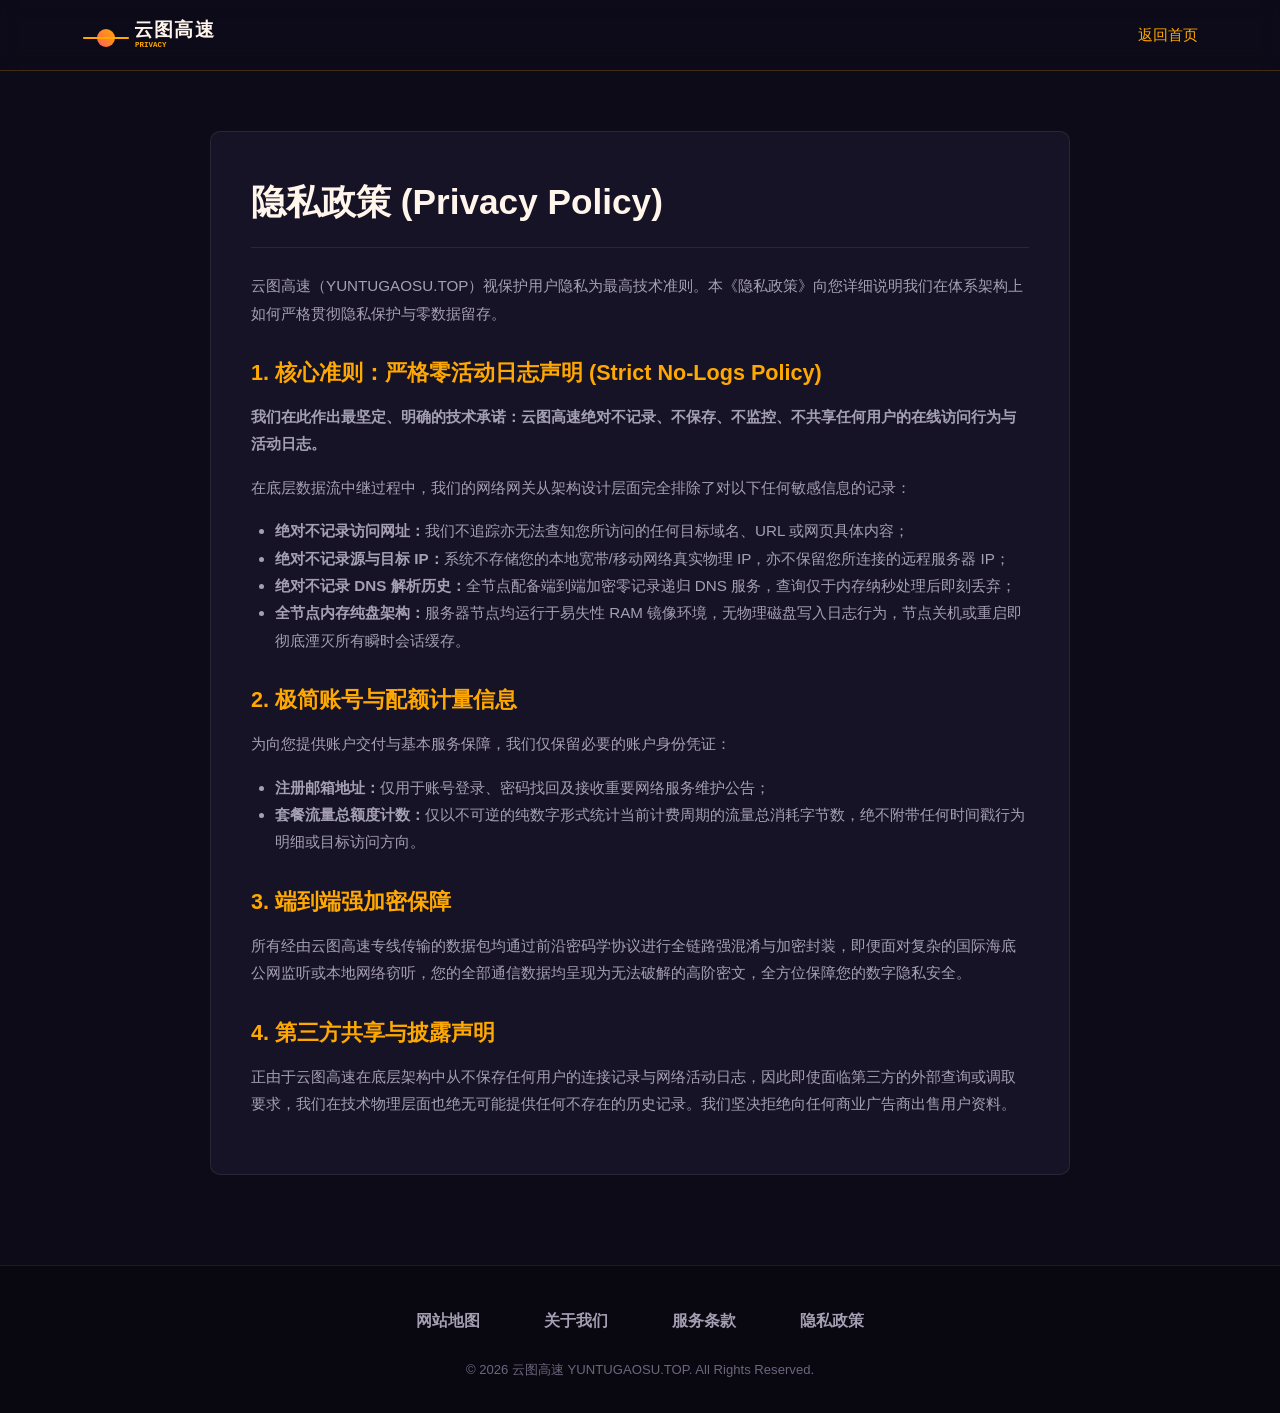
<file: privacy.html>
<!DOCTYPE html>
<html lang="zh-CN">
<head>
  <meta charset="UTF-8">
  <meta name="viewport" content="width=device-width, initial-scale=1.0">
  <title>隐私政策 - 云图高速</title>
  <link rel="stylesheet" href="style.css">
</head>
<body>

  <header class="horizon-nav">
    <div class="prism-container horizon-nav-inner">
      <div class="horizon-logo-box">
        <a href="index.html" aria-label="云图高速 首页">
          <svg width="176" height="42" viewBox="0 0 176 42" fill="none" xmlns="http://www.w3.org/2000/svg">
            <defs>
              <linearGradient id="sunHorizonGradPriv" x1="0%" y1="100%" x2="100%" y2="0%">
                <stop offset="0%" stop-color="#FF5E57" />
                <stop offset="100%" stop-color="#FFA801" />
              </linearGradient>
            </defs>
            <circle cx="24" cy="28" r="9" fill="url(#sunHorizonGradPriv)" />
            <line x1="2" y1="28" x2="46" y2="28" stroke="#FFA801" stroke-width="2.2" stroke-linecap="round" />
            <text x="52" y="26" font-family="-apple-system, BlinkMacSystemFont, 'PingFang SC', sans-serif" font-size="19" font-weight="900" letter-spacing="1.2" fill="#FFF5EB">云图高速</text>
            <text x="53" y="37" font-family="monospace" font-size="7.5" font-weight="800" fill="#FFA801">PRIVACY</text>
          </svg>
        </a>
      </div>
      <div>
        <a href="index.html" style="color: var(--prism-amber); font-size: 0.92rem;">返回首页</a>
      </div>
    </div>
  </header>

  <main class="prism-container prism-subpage-wrap">
    <div class="prism-subpage-box">
      <h1 class="prism-subpage-h1">隐私政策 (Privacy Policy)</h1>
      <div class="prism-subpage-body">
        <p>云图高速（YUNTUGAOSU.TOP）视保护用户隐私为最高技术准则。本《隐私政策》向您详细说明我们在体系架构上如何严格贯彻隐私保护与零数据留存。</p>

        <h2>1. 核心准则：严格零活动日志声明 (Strict No-Logs Policy)</h2>
        <p><strong>我们在此作出最坚定、明确的技术承诺：云图高速绝对不记录、不保存、不监控、不共享任何用户的在线访问行为与活动日志。</strong></p>
        <p>在底层数据流中继过程中，我们的网络网关从架构设计层面完全排除了对以下任何敏感信息的记录：</p>
        <ul>
          <li><strong>绝对不记录访问网址：</strong>我们不追踪亦无法查知您所访问的任何目标域名、URL 或网页具体内容；</li>
          <li><strong>绝对不记录源与目标 IP：</strong>系统不存储您的本地宽带/移动网络真实物理 IP，亦不保留您所连接的远程服务器 IP；</li>
          <li><strong>绝对不记录 DNS 解析历史：</strong>全节点配备端到端加密零记录递归 DNS 服务，查询仅于内存纳秒处理后即刻丢弃；</li>
          <li><strong>全节点内存纯盘架构：</strong>服务器节点均运行于易失性 RAM 镜像环境，无物理磁盘写入日志行为，节点关机或重启即彻底湮灭所有瞬时会话缓存。</li>
        </ul>

        <h2>2. 极简账号与配额计量信息</h2>
        <p>为向您提供账户交付与基本服务保障，我们仅保留必要的账户身份凭证：</p>
        <ul>
          <li><strong>注册邮箱地址：</strong>仅用于账号登录、密码找回及接收重要网络服务维护公告；</li>
          <li><strong>套餐流量总额度计数：</strong>仅以不可逆的纯数字形式统计当前计费周期的流量总消耗字节数，绝不附带任何时间戳行为明细或目标访问方向。</li>
        </ul>

        <h2>3. 端到端强加密保障</h2>
        <p>所有经由云图高速专线传输的数据包均通过前沿密码学协议进行全链路强混淆与加密封装，即便面对复杂的国际海底公网监听或本地网络窃听，您的全部通信数据均呈现为无法破解的高阶密文，全方位保障您的数字隐私安全。</p>

        <h2>4. 第三方共享与披露声明</h2>
        <p>正由于云图高速在底层架构中从不保存任何用户的连接记录与网络活动日志，因此即使面临第三方的外部查询或调取要求，我们在技术物理层面也绝无可能提供任何不存在的历史记录。我们坚决拒绝向任何商业广告商出售用户资料。</p>
      </div>
    </div>
  </main>

  <footer class="twilight-footer">
    <div class="prism-container">
      <ul class="twilight-footer-links">
        <li><a href="sitemap.html">网站地图</a></li>
        <li><a href="about.html">关于我们</a></li>
        <li><a href="terms.html">服务条款</a></li>
        <li><a href="privacy.html">隐私政策</a></li>
      </ul>
      <p class="twilight-copy">© 2026 云图高速 YUNTUGAOSU.TOP. All Rights Reserved.</p>
    </div>
  </footer>

</body>
</html>
</file>
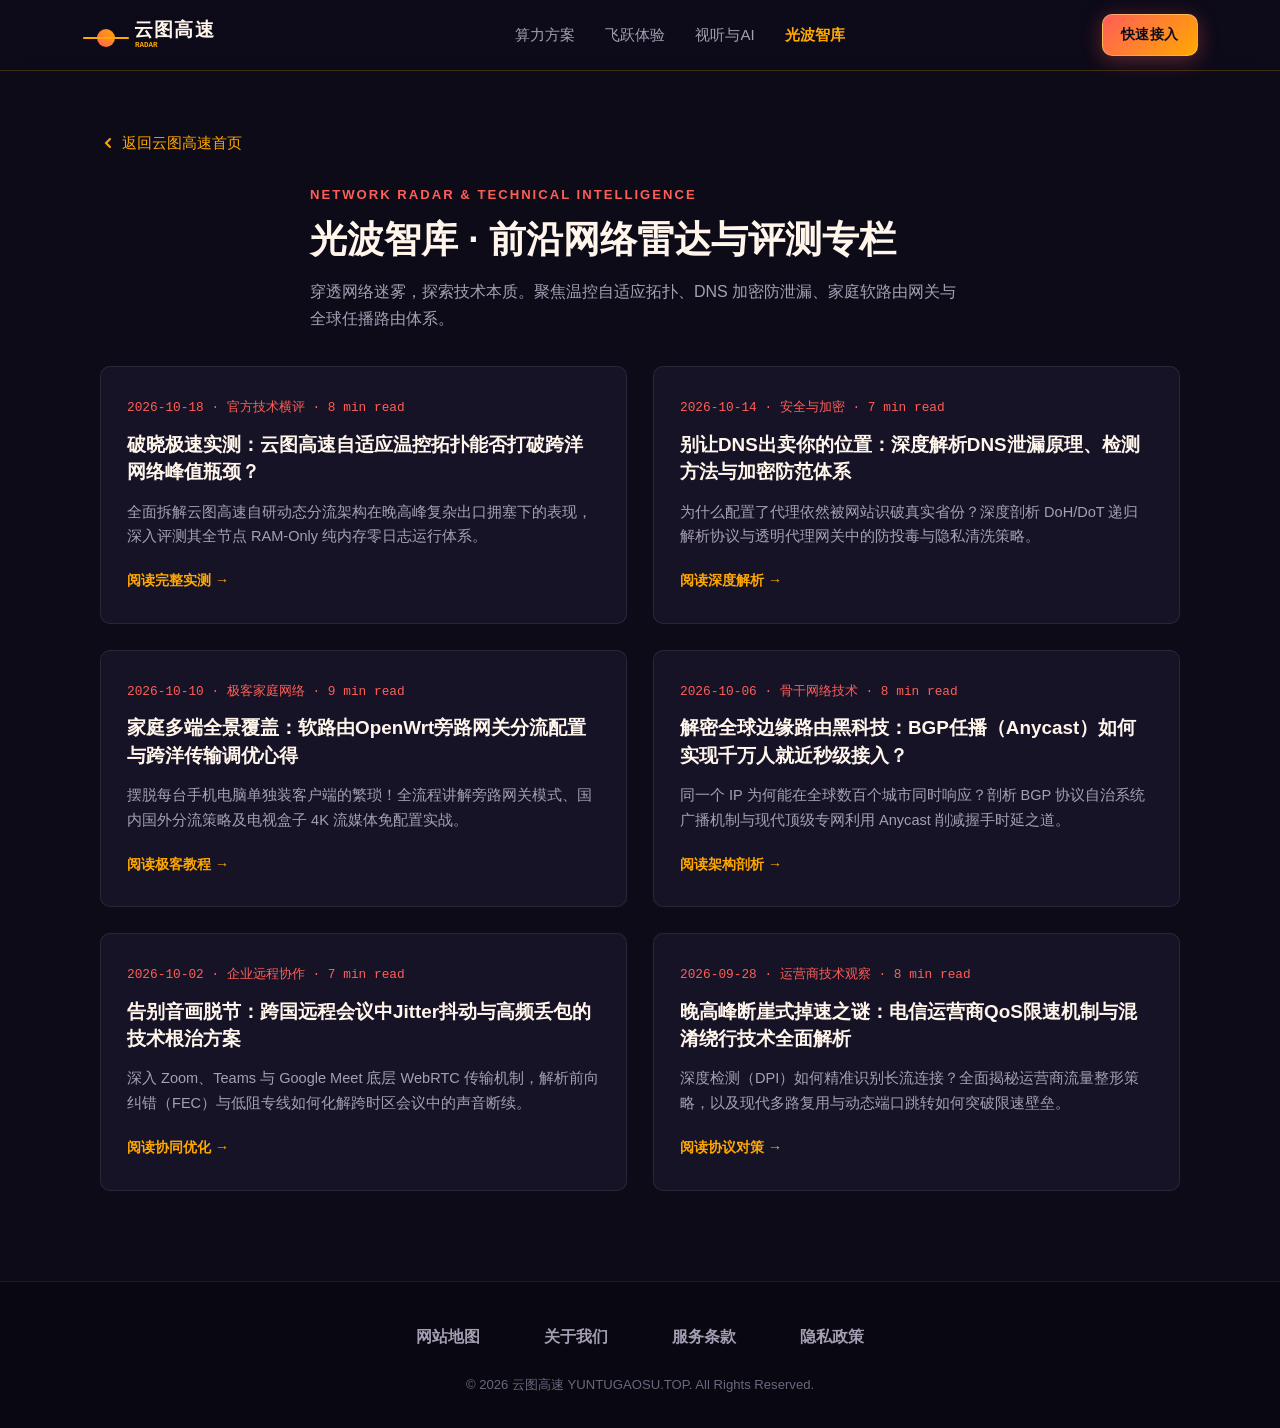
<file: radar.html>
<!DOCTYPE html>
<html lang="zh-CN">
<head>
  <meta charset="UTF-8">
  <meta name="viewport" content="width=device-width, initial-scale=1.0">
  <title>光波智库 - 云图高速前沿网络评测与技术雷达</title>
  <meta name="description" content="云图高速光波智库，汇集DNS泄漏防范机制、软路由OpenWrt全屋网关调优、BGP任播底层原理及运营商QoS混淆绕行深度指南。">
  <link rel="stylesheet" href="style.css">
</head>
<body>

  <header class="horizon-nav">
    <div class="prism-container horizon-nav-inner">
      <div class="horizon-logo-box">
        <a href="index.html" aria-label="云图高速 首页">
          <svg width="176" height="42" viewBox="0 0 176 42" fill="none" xmlns="http://www.w3.org/2000/svg">
            <defs>
              <linearGradient id="sunHorizonGradRad" x1="0%" y1="100%" x2="100%" y2="0%">
                <stop offset="0%" stop-color="#FF5E57" />
                <stop offset="100%" stop-color="#FFA801" />
              </linearGradient>
            </defs>
            <circle cx="24" cy="28" r="9" fill="url(#sunHorizonGradRad)" />
            <line x1="2" y1="28" x2="46" y2="28" stroke="#FFA801" stroke-width="2.2" stroke-linecap="round" />
            <text x="52" y="26" font-family="-apple-system, BlinkMacSystemFont, 'PingFang SC', sans-serif" font-size="19" font-weight="900" letter-spacing="1.2" fill="#FFF5EB">云图高速</text>
            <text x="53" y="37" font-family="monospace" font-size="7.5" font-weight="800" fill="#FFA801">RADAR</text>
          </svg>
        </a>
      </div>

      <ul class="horizon-nav-list">
        <li><a href="index.html#plans">算力方案</a></li>
        <li><a href="index.html#leap">飞跃体验</a></li>
        <li><a href="index.html#spectrum">视听与AI</a></li>
        <li><a href="radar.html" style="color: var(--prism-amber); font-weight: 800;">光波智库</a></li>
      </ul>

      <div>
        <a href="https://ww012.twilightaff.com/#/?code=A56DH1Af" target="_blank" rel="nofollow" class="btn-solar-cta btn-solar-nav">快速接入</a>
      </div>
    </div>
  </header>

  <main class="prism-container prism-subpage-wrap" style="max-width: 1080px;">
    <div style="margin-bottom: 24px;">
      <a href="index.html" style="color: var(--prism-amber); font-size: 0.92rem; display: inline-flex; align-items: center; gap: 6px;">
        <svg width="16" height="16" viewBox="0 0 16 16" fill="none"><path d="M10 12L6 8L10 4" stroke="#FFA801" stroke-width="2" stroke-linecap="round"/></svg>
        返回云图高速首页
      </a>
    </div>

    <div class="prism-sec-head" style="text-align: left; margin-bottom: 24px;">
      <span class="prism-sec-tag">NETWORK RADAR & TECHNICAL INTELLIGENCE</span>
      <h1 class="prism-sec-title" style="font-size: 2.3rem;">光波智库 · 前沿网络雷达与评测专栏</h1>
      <p class="prism-sec-desc" style="margin: 0;">穿透网络迷雾，探索技术本质。聚焦温控自适应拓扑、DNS 加密防泄漏、家庭软路由网关与全球任播路由体系。</p>
    </div>

    <div class="radar-cards-grid">
      <!-- 专栏文章 1: 产品评测 -->
      <article class="radar-card-item">
        <div class="radar-card-meta">2026-10-18 · 官方技术横评 · 8 min read</div>
        <h2 class="radar-card-title">
          <a href="spectral-routing-review.html">破晓极速实测：云图高速自适应温控拓扑能否打破跨洋网络峰值瓶颈？</a>
        </h2>
        <p class="radar-card-snippet">
          全面拆解云图高速自研动态分流架构在晚高峰复杂出口拥塞下的表现，深入评测其全节点 RAM-Only 纯内存零日志运行体系。
        </p>
        <a href="spectral-routing-review.html" class="radar-card-link">阅读完整实测 →</a>
      </article>

      <!-- 专栏文章 2: DNS 泄漏与加密 -->
      <article class="radar-card-item">
        <div class="radar-card-meta">2026-10-14 · 安全与加密 · 7 min read</div>
        <h2 class="radar-card-title">
          <a href="dns-leak-protection-mechanisms.html">别让DNS出卖你的位置：深度解析DNS泄漏原理、检测方法与加密防范体系</a>
        </h2>
        <p class="radar-card-snippet">
          为什么配置了代理依然被网站识破真实省份？深度剖析 DoH/DoT 递归解析协议与透明代理网关中的防投毒与隐私清洗策略。
        </p>
        <a href="dns-leak-protection-mechanisms.html" class="radar-card-link">阅读深度解析 →</a>
      </article>

      <!-- 专栏文章 3: 软路由 OpenWrt 网关 -->
      <article class="radar-card-item">
        <div class="radar-card-meta">2026-10-10 · 极客家庭网络 · 9 min read</div>
        <h2 class="radar-card-title">
          <a href="openwrt-smart-gateway-setup.html">家庭多端全景覆盖：软路由OpenWrt旁路网关分流配置与跨洋传输调优心得</a>
        </h2>
        <p class="radar-card-snippet">
          摆脱每台手机电脑单独装客户端的繁琐！全流程讲解旁路网关模式、国内国外分流策略及电视盒子 4K 流媒体免配置实战。
        </p>
        <a href="openwrt-smart-gateway-setup.html" class="radar-card-link">阅读极客教程 →</a>
      </article>

      <!-- 专栏文章 4: BGP Anycast 边缘路由 -->
      <article class="radar-card-item">
        <div class="radar-card-meta">2026-10-06 · 骨干网络技术 · 8 min read</div>
        <h2 class="radar-card-title">
          <a href="bgp-anycast-global-routing.html">解密全球边缘路由黑科技：BGP任播（Anycast）如何实现千万人就近秒级接入？</a>
        </h2>
        <p class="radar-card-snippet">
          同一个 IP 为何能在全球数百个城市同时响应？剖析 BGP 协议自治系统广播机制与现代顶级专网利用 Anycast 削减握手时延之道。
        </p>
        <a href="bgp-anycast-global-routing.html" class="radar-card-link">阅读架构剖析 →</a>
      </article>

      <!-- 专栏文章 5: 跨国视频会议 Jitter 优化 -->
      <article class="radar-card-item">
        <div class="radar-card-meta">2026-10-02 · 企业远程协作 · 7 min read</div>
        <h2 class="radar-card-title">
          <a href="cross-border-teleconference-jitter.html">告别音画脱节：跨国远程会议中Jitter抖动与高频丢包的技术根治方案</a>
        </h2>
        <p class="radar-card-snippet">
          深入 Zoom、Teams 与 Google Meet 底层 WebRTC 传输机制，解析前向纠错（FEC）与低阻专线如何化解跨时区会议中的声音断续。
        </p>
        <a href="cross-border-teleconference-jitter.html" class="radar-card-link">阅读协同优化 →</a>
      </article>

      <!-- 专栏文章 6: 运营商 QoS 限制绕行 -->
      <article class="radar-card-item">
        <div class="radar-card-meta">2026-09-28 · 运营商技术观察 · 8 min read</div>
        <h2 class="radar-card-title">
          <a href="isp-bandwidth-throttling-bypass.html">晚高峰断崖式掉速之谜：电信运营商QoS限速机制与混淆绕行技术全面解析</a>
        </h2>
        <p class="radar-card-snippet">
          深度检测（DPI）如何精准识别长流连接？全面揭秘运营商流量整形策略，以及现代多路复用与动态端口跳转如何突破限速壁垒。
        </p>
        <a href="isp-bandwidth-throttling-bypass.html" class="radar-card-link">阅读协议对策 →</a>
      </article>
    </div>
  </main>

  <footer class="twilight-footer">
    <div class="prism-container">
      <ul class="twilight-footer-links">
        <li><a href="sitemap.html">网站地图</a></li>
        <li><a href="about.html">关于我们</a></li>
        <li><a href="terms.html">服务条款</a></li>
        <li><a href="privacy.html">隐私政策</a></li>
      </ul>
      <p class="twilight-copy">© 2026 云图高速 YUNTUGAOSU.TOP. All Rights Reserved.</p>
    </div>
  </footer>

</body>
</html>
</file>
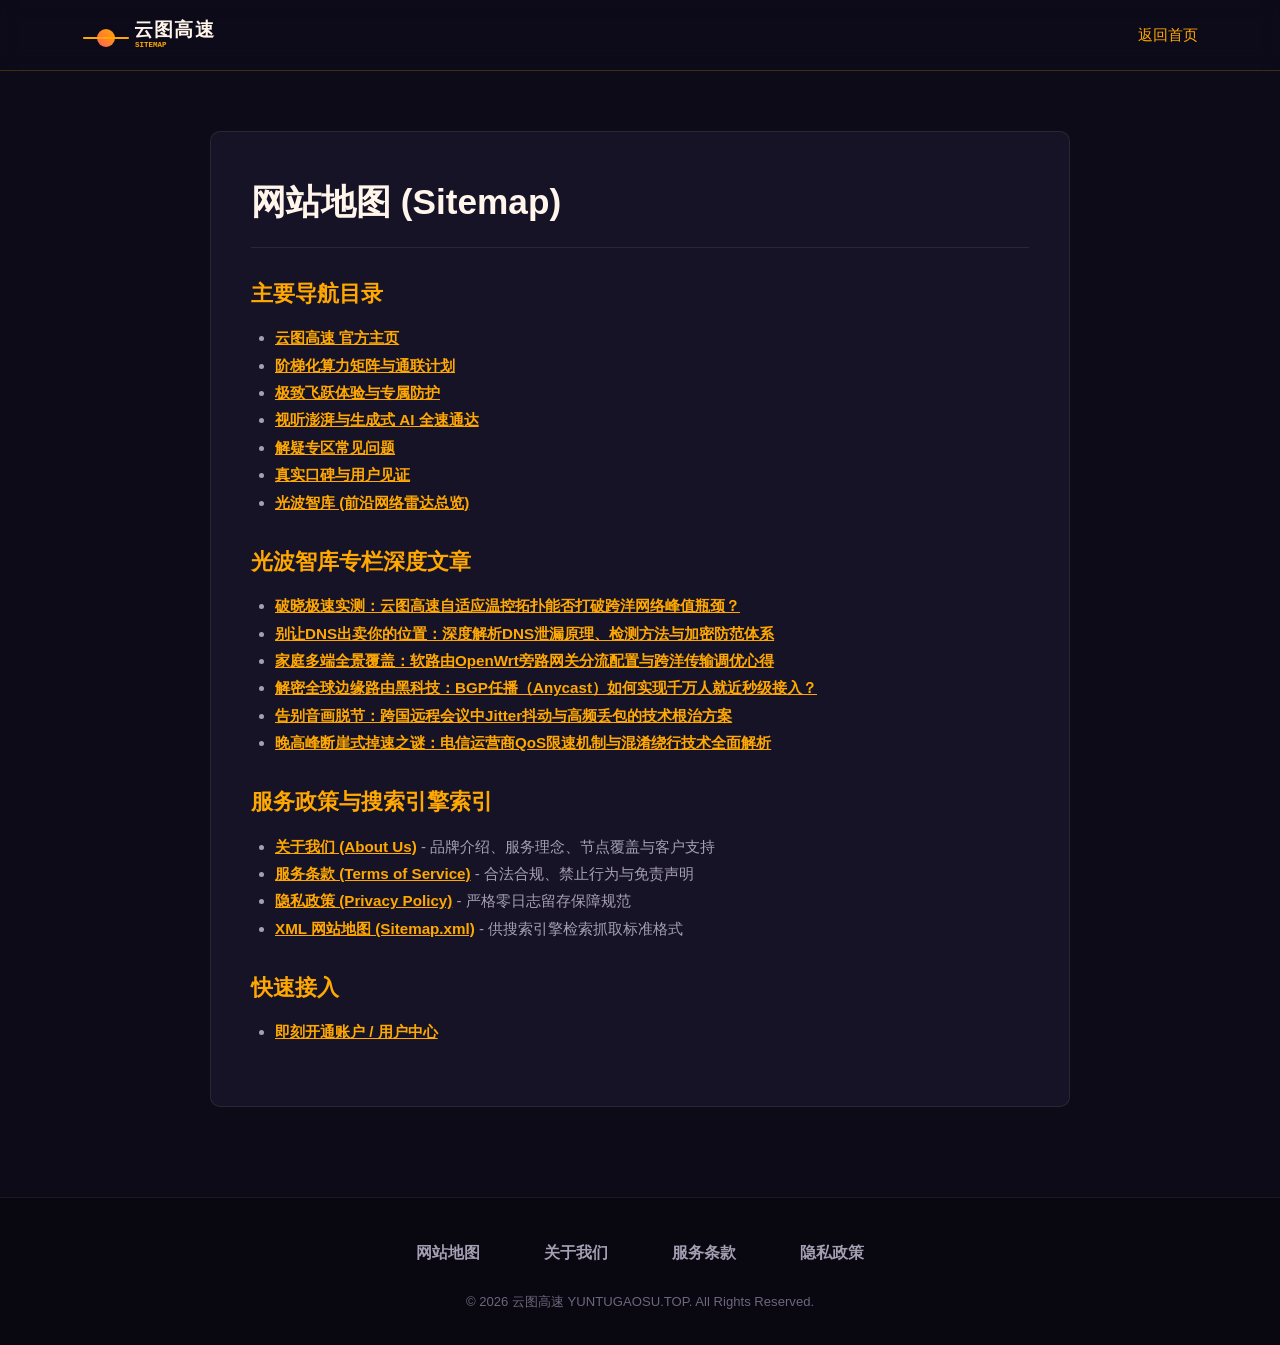
<file: sitemap.html>
<!DOCTYPE html>
<html lang="zh-CN">
<head>
  <meta charset="UTF-8">
  <meta name="viewport" content="width=device-width, initial-scale=1.0">
  <title>网站地图 - 云图高速</title>
  <link rel="stylesheet" href="style.css">
</head>
<body>

  <header class="horizon-nav">
    <div class="prism-container horizon-nav-inner">
      <div class="horizon-logo-box">
        <a href="index.html" aria-label="云图高速 首页">
          <svg width="176" height="42" viewBox="0 0 176 42" fill="none" xmlns="http://www.w3.org/2000/svg">
            <defs>
              <linearGradient id="sunHorizonGradSm" x1="0%" y1="100%" x2="100%" y2="0%">
                <stop offset="0%" stop-color="#FF5E57" />
                <stop offset="100%" stop-color="#FFA801" />
              </linearGradient>
            </defs>
            <circle cx="24" cy="28" r="9" fill="url(#sunHorizonGradSm)" />
            <line x1="2" y1="28" x2="46" y2="28" stroke="#FFA801" stroke-width="2.2" stroke-linecap="round" />
            <text x="52" y="26" font-family="-apple-system, BlinkMacSystemFont, 'PingFang SC', sans-serif" font-size="19" font-weight="900" letter-spacing="1.2" fill="#FFF5EB">云图高速</text>
            <text x="53" y="37" font-family="monospace" font-size="7.5" font-weight="800" fill="#FFA801">SITEMAP</text>
          </svg>
        </a>
      </div>
      <div>
        <a href="index.html" style="color: var(--prism-amber); font-size: 0.92rem;">返回首页</a>
      </div>
    </div>
  </header>

  <main class="prism-container prism-subpage-wrap">
    <div class="prism-subpage-box">
      <h1 class="prism-subpage-h1">网站地图 (Sitemap)</h1>
      <div class="prism-subpage-body">
        <h2>主要导航目录</h2>
        <ul>
          <li><a href="index.html" style="color: var(--prism-amber);">云图高速 官方主页</a></li>
          <li><a href="index.html#plans" style="color: var(--prism-amber);">阶梯化算力矩阵与通联计划</a></li>
          <li><a href="index.html#leap" style="color: var(--prism-amber);">极致飞跃体验与专属防护</a></li>
          <li><a href="index.html#spectrum" style="color: var(--prism-amber);">视听澎湃与生成式 AI 全速通达</a></li>
          <li><a href="index.html#qa" style="color: var(--prism-amber);">解疑专区常见问题</a></li>
          <li><a href="index.html#reputation" style="color: var(--prism-amber);">真实口碑与用户见证</a></li>
          <li><a href="radar.html" style="color: var(--prism-coral); font-weight: 800;">光波智库 (前沿网络雷达总览)</a></li>
        </ul>

        <h2>光波智库专栏深度文章</h2>
        <ul>
          <li><a href="spectral-routing-review.html" style="color: var(--prism-amber);">破晓极速实测：云图高速自适应温控拓扑能否打破跨洋网络峰值瓶颈？</a></li>
          <li><a href="dns-leak-protection-mechanisms.html" style="color: var(--prism-amber);">别让DNS出卖你的位置：深度解析DNS泄漏原理、检测方法与加密防范体系</a></li>
          <li><a href="openwrt-smart-gateway-setup.html" style="color: var(--prism-amber);">家庭多端全景覆盖：软路由OpenWrt旁路网关分流配置与跨洋传输调优心得</a></li>
          <li><a href="bgp-anycast-global-routing.html" style="color: var(--prism-amber);">解密全球边缘路由黑科技：BGP任播（Anycast）如何实现千万人就近秒级接入？</a></li>
          <li><a href="cross-border-teleconference-jitter.html" style="color: var(--prism-amber);">告别音画脱节：跨国远程会议中Jitter抖动与高频丢包的技术根治方案</a></li>
          <li><a href="isp-bandwidth-throttling-bypass.html" style="color: var(--prism-amber);">晚高峰断崖式掉速之谜：电信运营商QoS限速机制与混淆绕行技术全面解析</a></li>
        </ul>

        <h2>服务政策与搜索引擎索引</h2>
        <ul>
          <li><a href="about.html" style="color: var(--prism-amber);">关于我们 (About Us)</a> - 品牌介绍、服务理念、节点覆盖与客户支持</li>
          <li><a href="terms.html" style="color: var(--prism-amber);">服务条款 (Terms of Service)</a> - 合法合规、禁止行为与免责声明</li>
          <li><a href="privacy.html" style="color: var(--prism-amber);">隐私政策 (Privacy Policy)</a> - 严格零日志留存保障规范</li>
          <li><a href="sitemap.xml" target="_blank" style="color: var(--prism-coral); font-weight: 800;">XML 网站地图 (Sitemap.xml)</a> - 供搜索引擎检索抓取标准格式</li>
        </ul>

        <h2>快速接入</h2>
        <ul>
          <li><a href="https://ww012.twilightaff.com/#/?code=A56DH1Af" target="_blank" rel="nofollow" style="color: var(--prism-coral); font-weight: 800;">即刻开通账户 / 用户中心</a></li>
        </ul>
      </div>
    </div>
  </main>

  <footer class="twilight-footer">
    <div class="prism-container">
      <ul class="twilight-footer-links">
        <li><a href="sitemap.html">网站地图</a></li>
        <li><a href="about.html">关于我们</a></li>
        <li><a href="terms.html">服务条款</a></li>
        <li><a href="privacy.html">隐私政策</a></li>
      </ul>
      <p class="twilight-copy">© 2026 云图高速 YUNTUGAOSU.TOP. All Rights Reserved.</p>
    </div>
  </footer>

</body>
</html>
</file>
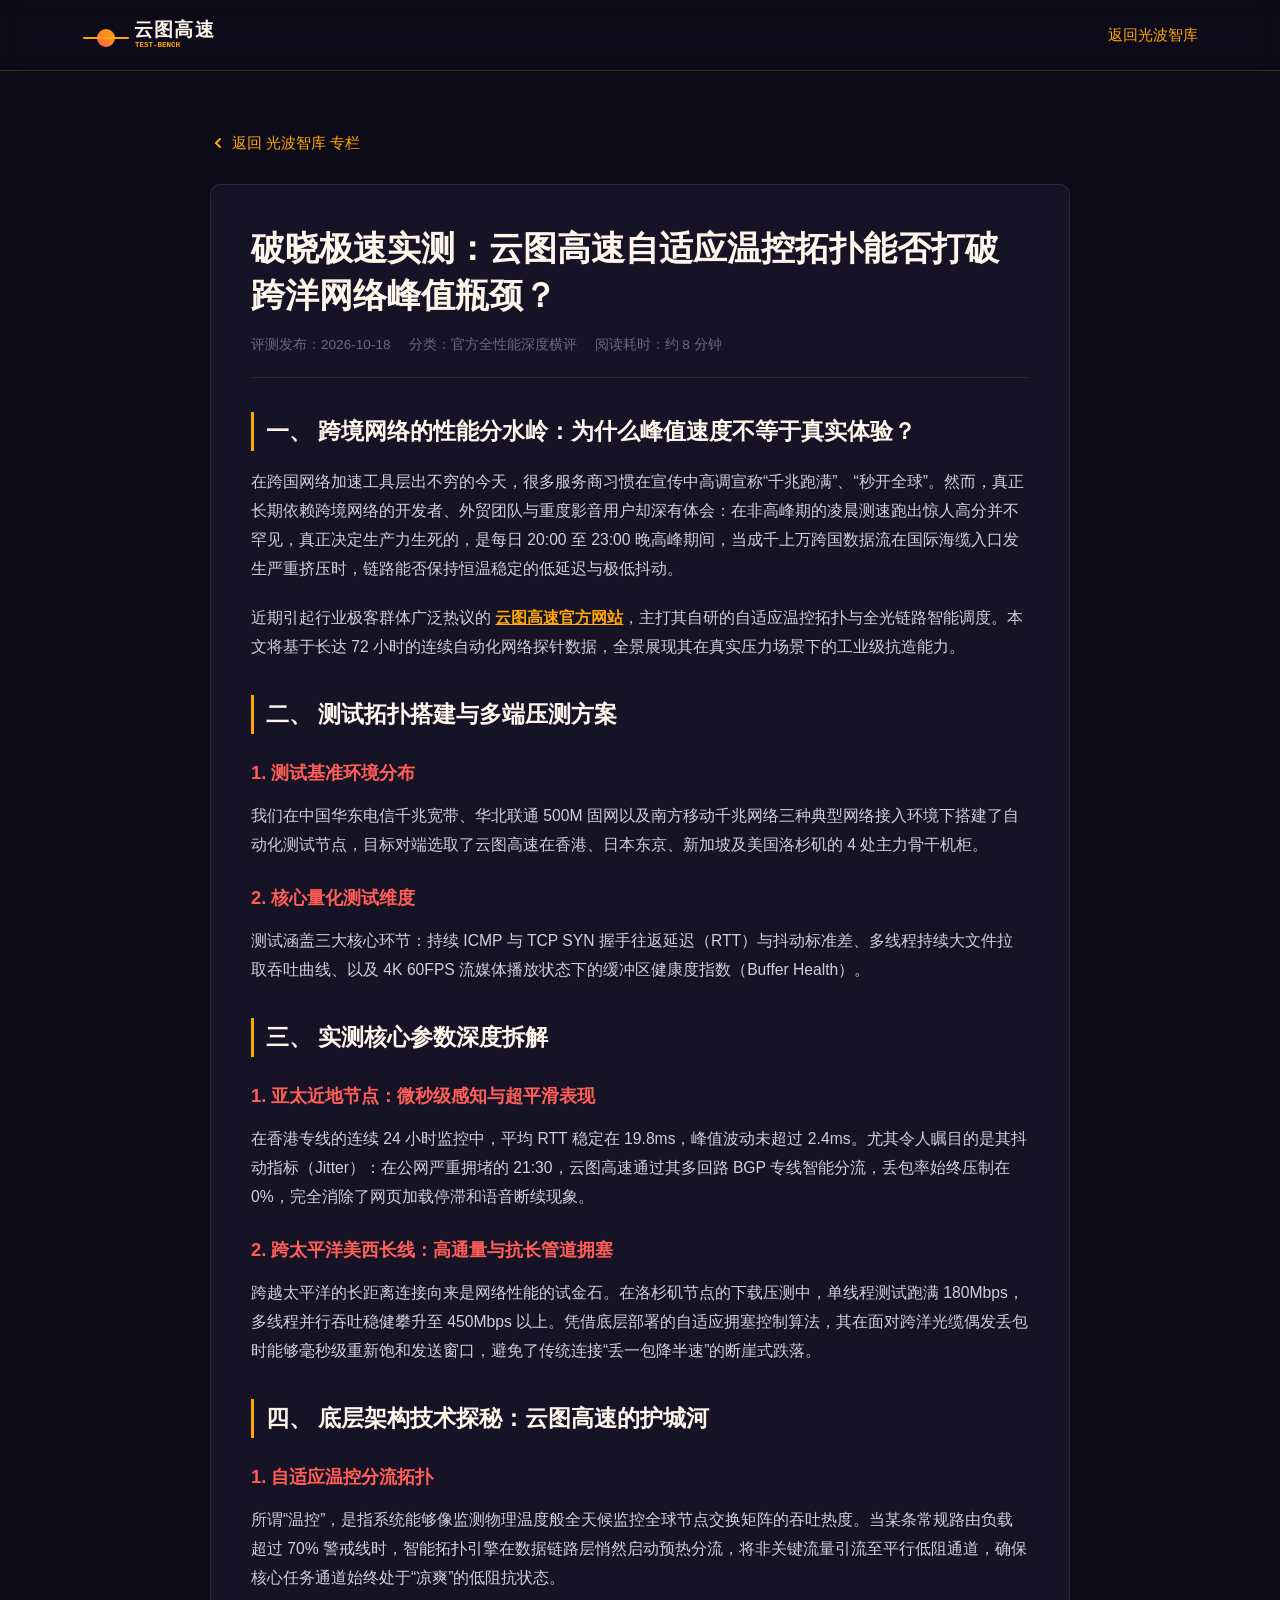
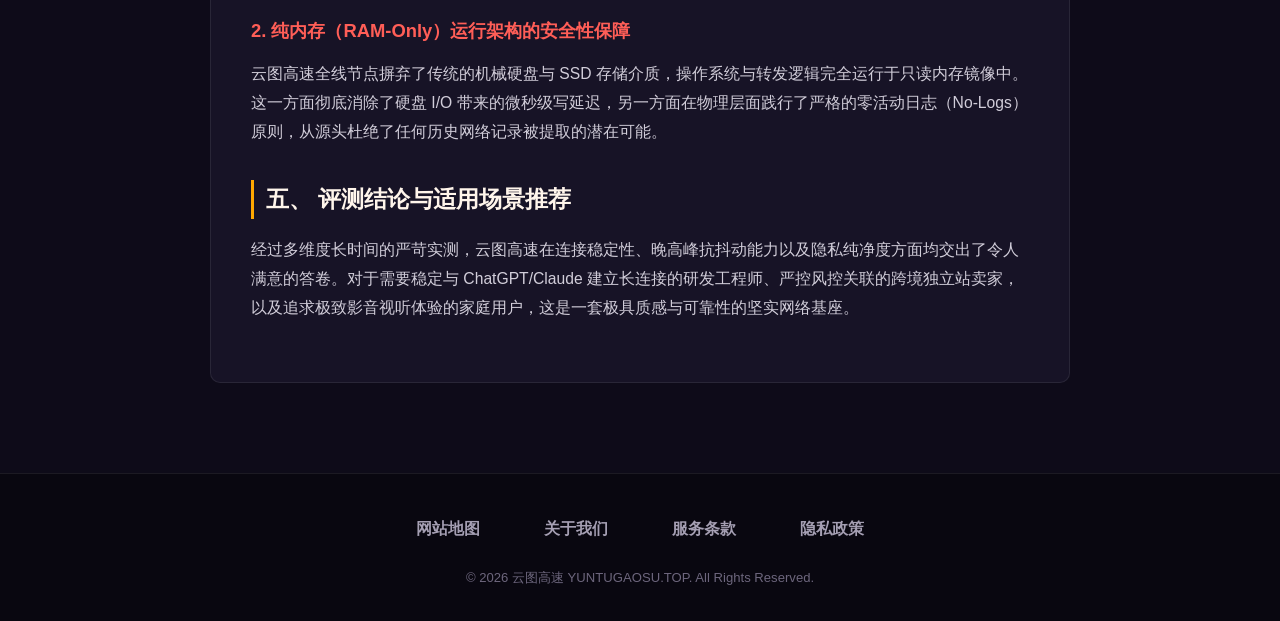
<file: spectral-routing-review.html>
<!DOCTYPE html>
<html lang="zh-CN">
<head>
  <meta charset="UTF-8">
  <meta name="viewport" content="width=device-width, initial-scale=1.0">
  <title>破晓极速实测：云图高速自适应温控拓扑能否打破跨洋网络峰值瓶颈？ - 光波智库</title>
  <meta name="description" content="实测云图高速在跨洋全光网络环境下的综合表现，深度评测其自研温控路由算法、低延时跨区专线与全节点RAM-Only零日志架构。">
  <link rel="stylesheet" href="style.css">
</head>
<body>

  <header class="horizon-nav">
    <div class="prism-container horizon-nav-inner">
      <div class="horizon-logo-box">
        <a href="index.html" aria-label="云图高速 首页">
          <svg width="176" height="42" viewBox="0 0 176 42" fill="none" xmlns="http://www.w3.org/2000/svg">
            <defs>
              <linearGradient id="sunHorizonGradArtTop1" x1="0%" y1="100%" x2="100%" y2="0%">
                <stop offset="0%" stop-color="#FF5E57" />
                <stop offset="100%" stop-color="#FFA801" />
              </linearGradient>
            </defs>
            <circle cx="24" cy="28" r="9" fill="url(#sunHorizonGradArtTop1)" />
            <line x1="2" y1="28" x2="46" y2="28" stroke="#FFA801" stroke-width="2.2" stroke-linecap="round" />
            <text x="52" y="26" font-family="-apple-system, BlinkMacSystemFont, 'PingFang SC', sans-serif" font-size="19" font-weight="900" letter-spacing="1.2" fill="#FFF5EB">云图高速</text>
            <text x="53" y="37" font-family="monospace" font-size="7.5" font-weight="800" fill="#FFA801">TEST-BENCH</text>
          </svg>
        </a>
      </div>
      <div>
        <a href="radar.html" style="color: var(--prism-amber); font-size: 0.92rem;">返回光波智库</a>
      </div>
    </div>
  </header>

  <main class="prism-container prism-subpage-wrap">
    <div style="margin-bottom: 24px;">
      <a href="radar.html" style="color: var(--prism-amber); font-size: 0.92rem; display: inline-flex; align-items: center; gap: 6px;">
        <svg width="16" height="16" viewBox="0 0 16 16" fill="none"><path d="M10 12L6 8L10 4" stroke="#FFA801" stroke-width="2" stroke-linecap="round"/></svg>
        返回 光波智库 专栏
      </a>
    </div>

    <article class="prism-subpage-box article-solar-body">
      <header class="article-solar-header">
        <h1>破晓极速实测：云图高速自适应温控拓扑能否打破跨洋网络峰值瓶颈？</h1>
        <div class="article-solar-meta">
          <span>评测发布：2026-10-18</span>
          <span>分类：官方全性能深度横评</span>
          <span>阅读耗时：约 8 分钟</span>
        </div>
      </header>

      <h2>一、 跨境网络的性能分水岭：为什么峰值速度不等于真实体验？</h2>
      <p>在跨国网络加速工具层出不穷的今天，很多服务商习惯在宣传中高调宣称“千兆跑满”、“秒开全球”。然而，真正长期依赖跨境网络的开发者、外贸团队与重度影音用户却深有体会：在非高峰期的凌晨测速跑出惊人高分并不罕见，真正决定生产力生死的，是每日 20:00 至 23:00 晚高峰期间，当成千上万跨国数据流在国际海缆入口发生严重挤压时，链路能否保持恒温稳定的低延迟与极低抖动。</p>
      <p>近期引起行业极客群体广泛热议的 <a href="index.html" target="_blank">云图高速官方网站</a>，主打其自研的自适应温控拓扑与全光链路智能调度。本文将基于长达 72 小时的连续自动化网络探针数据，全景展现其在真实压力场景下的工业级抗造能力。</p>

      <h2>二、 测试拓扑搭建与多端压测方案</h2>
      <h3>1. 测试基准环境分布</h3>
      <p>我们在中国华东电信千兆宽带、华北联通 500M 固网以及南方移动千兆网络三种典型网络接入环境下搭建了自动化测试节点，目标对端选取了云图高速在香港、日本东京、新加坡及美国洛杉矶的 4 处主力骨干机柜。</p>

      <h3>2. 核心量化测试维度</h3>
      <p>测试涵盖三大核心环节：持续 ICMP 与 TCP SYN 握手往返延迟（RTT）与抖动标准差、多线程持续大文件拉取吞吐曲线、以及 4K 60FPS 流媒体播放状态下的缓冲区健康度指数（Buffer Health）。</p>

      <h2>三、 实测核心参数深度拆解</h2>
      <h3>1. 亚太近地节点：微秒级感知与超平滑表现</h3>
      <p>在香港专线的连续 24 小时监控中，平均 RTT 稳定在 19.8ms，峰值波动未超过 2.4ms。尤其令人瞩目的是其抖动指标（Jitter）：在公网严重拥堵的 21:30，云图高速通过其多回路 BGP 专线智能分流，丢包率始终压制在 0%，完全消除了网页加载停滞和语音断续现象。</p>

      <h3>2. 跨太平洋美西长线：高通量与抗长管道拥塞</h3>
      <p>跨越太平洋的长距离连接向来是网络性能的试金石。在洛杉矶节点的下载压测中，单线程测试跑满 180Mbps，多线程并行吞吐稳健攀升至 450Mbps 以上。凭借底层部署的自适应拥塞控制算法，其在面对跨洋光缆偶发丢包时能够毫秒级重新饱和发送窗口，避免了传统连接“丢一包降半速”的断崖式跌落。</p>

      <h2>四、 底层架构技术探秘：云图高速的护城河</h2>
      <h3>1. 自适应温控分流拓扑</h3>
      <p>所谓“温控”，是指系统能够像监测物理温度般全天候监控全球节点交换矩阵的吞吐热度。当某条常规路由负载超过 70% 警戒线时，智能拓扑引擎在数据链路层悄然启动预热分流，将非关键流量引流至平行低阻通道，确保核心任务通道始终处于“凉爽”的低阻抗状态。</p>

      <h3>2. 纯内存（RAM-Only）运行架构的安全性保障</h3>
      <p>云图高速全线节点摒弃了传统的机械硬盘与 SSD 存储介质，操作系统与转发逻辑完全运行于只读内存镜像中。这一方面彻底消除了硬盘 I/O 带来的微秒级写延迟，另一方面在物理层面践行了严格的零活动日志（No-Logs）原则，从源头杜绝了任何历史网络记录被提取的潜在可能。</p>

      <h2>五、 评测结论与适用场景推荐</h2>
      <p>经过多维度长时间的严苛实测，云图高速在连接稳定性、晚高峰抗抖动能力以及隐私纯净度方面均交出了令人满意的答卷。对于需要稳定与 ChatGPT/Claude 建立长连接的研发工程师、严控风控关联的跨境独立站卖家，以及追求极致影音视听体验的家庭用户，这是一套极具质感与可靠性的坚实网络基座。</p>
    </article>
  </main>

  <footer class="twilight-footer">
    <div class="prism-container">
      <ul class="twilight-footer-links">
        <li><a href="sitemap.html">网站地图</a></li>
        <li><a href="about.html">关于我们</a></li>
        <li><a href="terms.html">服务条款</a></li>
        <li><a href="privacy.html">隐私政策</a></li>
      </ul>
      <p class="twilight-copy">© 2026 云图高速 YUNTUGAOSU.TOP. All Rights Reserved.</p>
    </div>
  </footer>

</body>
</html>
</file>
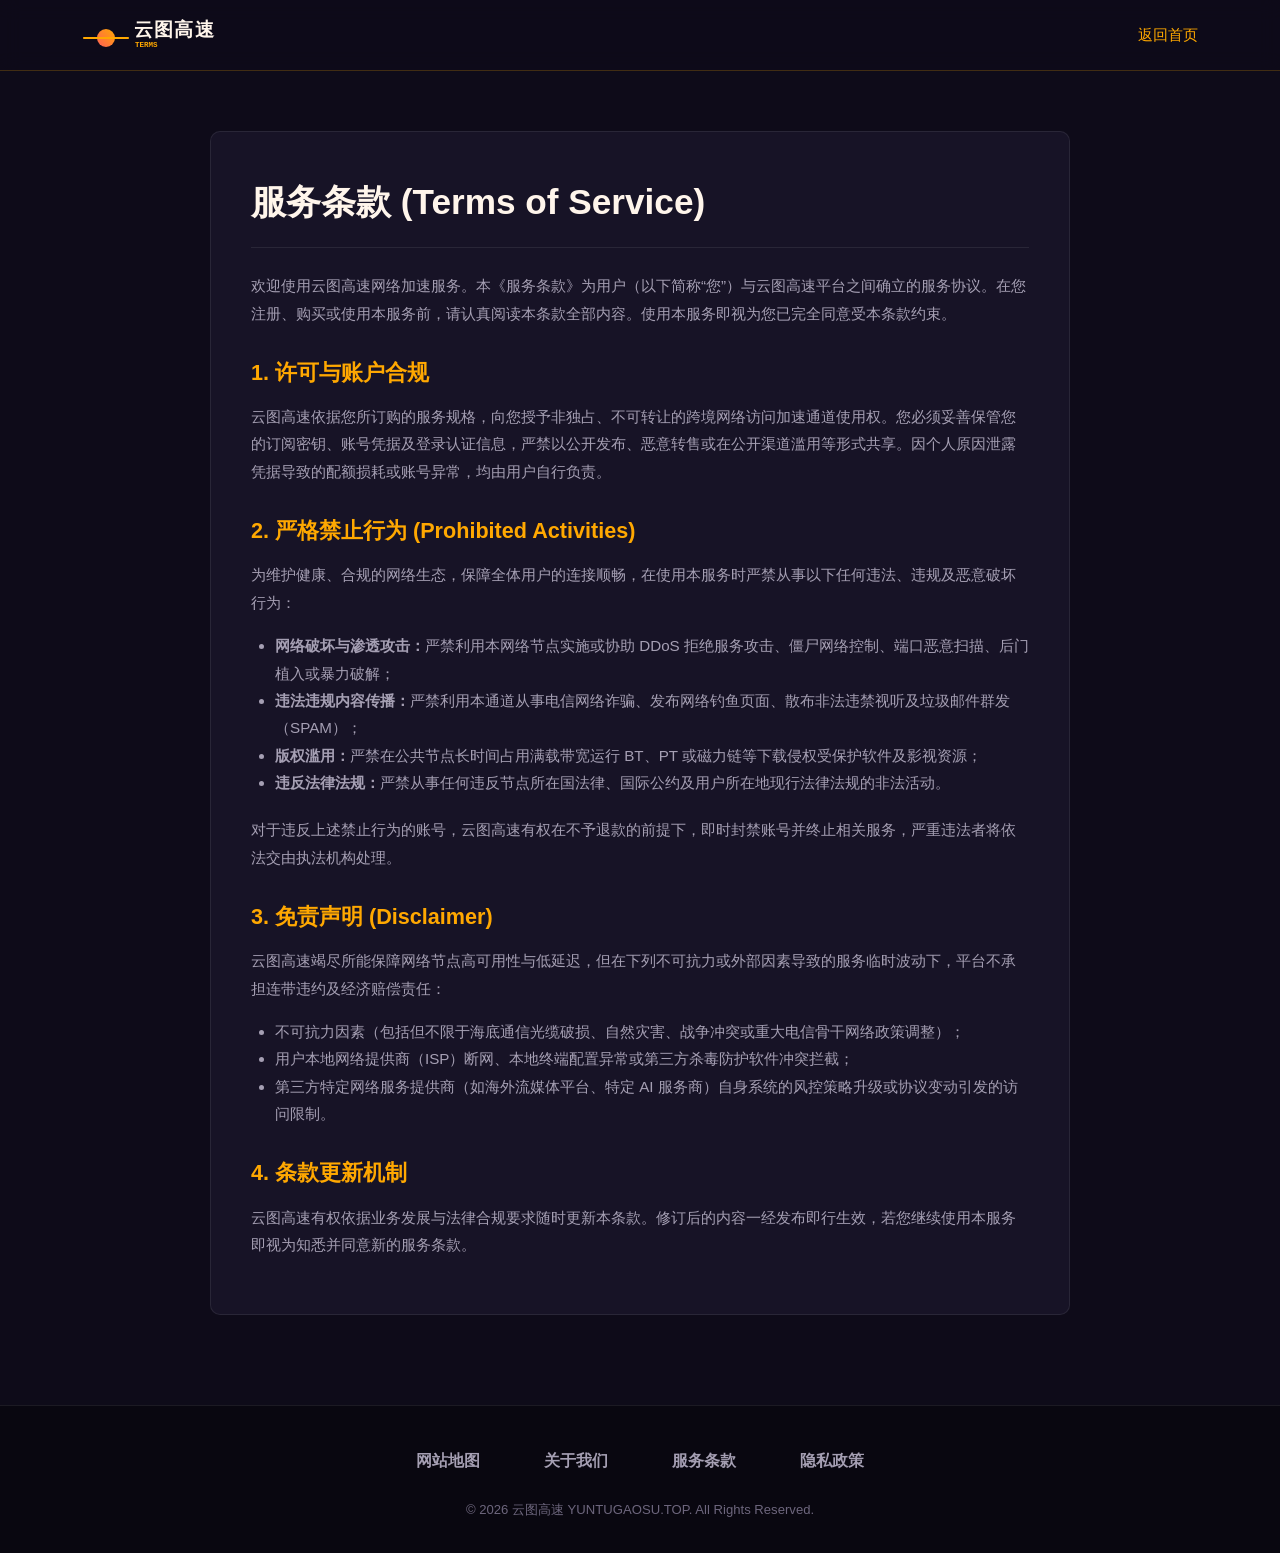
<file: terms.html>
<!DOCTYPE html>
<html lang="zh-CN">
<head>
  <meta charset="UTF-8">
  <meta name="viewport" content="width=device-width, initial-scale=1.0">
  <title>服务条款 - 云图高速</title>
  <link rel="stylesheet" href="style.css">
</head>
<body>

  <header class="horizon-nav">
    <div class="prism-container horizon-nav-inner">
      <div class="horizon-logo-box">
        <a href="index.html" aria-label="云图高速 首页">
          <svg width="176" height="42" viewBox="0 0 176 42" fill="none" xmlns="http://www.w3.org/2000/svg">
            <defs>
              <linearGradient id="sunHorizonGradTerms" x1="0%" y1="100%" x2="100%" y2="0%">
                <stop offset="0%" stop-color="#FF5E57" />
                <stop offset="100%" stop-color="#FFA801" />
              </linearGradient>
            </defs>
            <circle cx="24" cy="28" r="9" fill="url(#sunHorizonGradTerms)" />
            <line x1="2" y1="28" x2="46" y2="28" stroke="#FFA801" stroke-width="2.2" stroke-linecap="round" />
            <text x="52" y="26" font-family="-apple-system, BlinkMacSystemFont, 'PingFang SC', sans-serif" font-size="19" font-weight="900" letter-spacing="1.2" fill="#FFF5EB">云图高速</text>
            <text x="53" y="37" font-family="monospace" font-size="7.5" font-weight="800" fill="#FFA801">TERMS</text>
          </svg>
        </a>
      </div>
      <div>
        <a href="index.html" style="color: var(--prism-amber); font-size: 0.92rem;">返回首页</a>
      </div>
    </div>
  </header>

  <main class="prism-container prism-subpage-wrap">
    <div class="prism-subpage-box">
      <h1 class="prism-subpage-h1">服务条款 (Terms of Service)</h1>
      <div class="prism-subpage-body">
        <p>欢迎使用云图高速网络加速服务。本《服务条款》为用户（以下简称“您”）与云图高速平台之间确立的服务协议。在您注册、购买或使用本服务前，请认真阅读本条款全部内容。使用本服务即视为您已完全同意受本条款约束。</p>

        <h2>1. 许可与账户合规</h2>
        <p>云图高速依据您所订购的服务规格，向您授予非独占、不可转让的跨境网络访问加速通道使用权。您必须妥善保管您的订阅密钥、账号凭据及登录认证信息，严禁以公开发布、恶意转售或在公开渠道滥用等形式共享。因个人原因泄露凭据导致的配额损耗或账号异常，均由用户自行负责。</p>

        <h2>2. 严格禁止行为 (Prohibited Activities)</h2>
        <p>为维护健康、合规的网络生态，保障全体用户的连接顺畅，在使用本服务时严禁从事以下任何违法、违规及恶意破坏行为：</p>
        <ul>
          <li><strong>网络破坏与渗透攻击：</strong>严禁利用本网络节点实施或协助 DDoS 拒绝服务攻击、僵尸网络控制、端口恶意扫描、后门植入或暴力破解；</li>
          <li><strong>违法违规内容传播：</strong>严禁利用本通道从事电信网络诈骗、发布网络钓鱼页面、散布非法违禁视听及垃圾邮件群发（SPAM）；</li>
          <li><strong>版权滥用：</strong>严禁在公共节点长时间占用满载带宽运行 BT、PT 或磁力链等下载侵权受保护软件及影视资源；</li>
          <li><strong>违反法律法规：</strong>严禁从事任何违反节点所在国法律、国际公约及用户所在地现行法律法规的非法活动。</li>
        </ul>
        <p>对于违反上述禁止行为的账号，云图高速有权在不予退款的前提下，即时封禁账号并终止相关服务，严重违法者将依法交由执法机构处理。</p>

        <h2>3. 免责声明 (Disclaimer)</h2>
        <p>云图高速竭尽所能保障网络节点高可用性与低延迟，但在下列不可抗力或外部因素导致的服务临时波动下，平台不承担连带违约及经济赔偿责任：</p>
        <ul>
          <li>不可抗力因素（包括但不限于海底通信光缆破损、自然灾害、战争冲突或重大电信骨干网络政策调整）；</li>
          <li>用户本地网络提供商（ISP）断网、本地终端配置异常或第三方杀毒防护软件冲突拦截；</li>
          <li>第三方特定网络服务提供商（如海外流媒体平台、特定 AI 服务商）自身系统的风控策略升级或协议变动引发的访问限制。</li>
        </ul>

        <h2>4. 条款更新机制</h2>
        <p>云图高速有权依据业务发展与法律合规要求随时更新本条款。修订后的内容一经发布即行生效，若您继续使用本服务即视为知悉并同意新的服务条款。</p>
      </div>
    </div>
  </main>

  <footer class="twilight-footer">
    <div class="prism-container">
      <ul class="twilight-footer-links">
        <li><a href="sitemap.html">网站地图</a></li>
        <li><a href="about.html">关于我们</a></li>
        <li><a href="terms.html">服务条款</a></li>
        <li><a href="privacy.html">隐私政策</a></li>
      </ul>
      <p class="twilight-copy">© 2026 云图高速 YUNTUGAOSU.TOP. All Rights Reserved.</p>
    </div>
  </footer>

</body>
</html>
</file>
<file: style.css>
/* ==========================================================================
   yuntugaosu.top - 暖阳余晖与棱镜暖光风 (Sunset Horizon & Warm Prism)
   Extreme Performance Optimized - Pure CSS - Zero External Dependencies
   ========================================================================== */

:root {
  --prism-bg: #0e0b19;
  --prism-surface: #171326;
  --prism-surface-hover: #211c36;
  --prism-coral: #ff5e57;
  --prism-coral-hover: #ff7670;
  --prism-amber: #ffa801;
  --prism-rose: #ef5777;
  --prism-cream: #fff5eb;
  --prism-muted: #a59fb3;
  --prism-dim: #6d667d;
  --prism-border: rgba(255, 168, 1, 0.22);
  --prism-border-subtle: rgba(255, 255, 255, 0.08);
  --prism-font: -apple-system, BlinkMacSystemFont, "Segoe UI", "PingFang SC", "Microsoft YaHei", sans-serif;
  --radius-prism: 10px;
  --prism-ease: 0.22s cubic-bezier(0.2, 0.8, 0.2, 1);
}

*, *::before, *::after {
  box-sizing: border-box;
  margin: 0;
  padding: 0;
}

html {
  scroll-behavior: smooth;
  font-size: 16px;
  background-color: var(--prism-bg);
  color: var(--prism-cream);
}

body {
  font-family: var(--prism-font);
  line-height: 1.68;
  background-color: var(--prism-bg);
  overflow-x: hidden;
  -webkit-font-smoothing: antialiased;
}

/* Sunset Warm Horizon Glow (Non-neon, warm solar rays) */
body::before {
  content: "";
  position: fixed;
  top: 0;
  left: 0;
  width: 100%;
  height: 100%;
  background: 
    radial-gradient(circle at 50% -10%, rgba(255, 94, 87, 0.16) 0%, transparent 60%),
    radial-gradient(circle at 100% 50%, rgba(255, 168, 1, 0.08) 0%, transparent 50%),
    linear-gradient(180deg, #0e0b19 0%, #0a0812 100%);
  pointer-events: none;
  z-index: -1;
}

.prism-container {
  width: 100%;
  max-width: 1160px;
  margin: 0 auto;
  padding: 0 22px;
}

a, a:visited {
  color: var(--prism-amber);
  text-decoration: none;
  transition: all var(--prism-ease);
}

a:hover, a:focus {
  color: #ff7670;
  text-decoration: underline;
}

/* Specific button overrides */
.btn-solar-cta, .btn-solar-cta:visited {
  color: #0e0b19 !important;
  text-decoration: none !important;
}

.btn-solar-recommend, .btn-solar-recommend:visited {
  color: var(--prism-amber) !important;
  text-decoration: none !important;
}

.prism-subpage-body a, .prism-subpage-body a:visited,
.article-solar-body a, .article-solar-body a:visited {
  color: var(--prism-amber) !important;
  text-decoration: underline;
  font-weight: 600;
}

.prism-subpage-body a:hover,
.article-solar-body a:hover {
  color: var(--prism-coral) !important;
}

/* Horizon Topbar */
.horizon-nav {
  position: sticky;
  top: 0;
  z-index: 100;
  background: rgba(14, 11, 25, 0.92);
  backdrop-filter: blur(10px);
  -webkit-backdrop-filter: blur(10px);
  border-bottom: 1px solid var(--prism-border);
}

.horizon-nav-inner {
  display: flex;
  align-items: center;
  justify-content: space-between;
  height: 70px;
}

.horizon-logo-box {
  display: flex;
  align-items: center;
  gap: 12px;
}

.horizon-nav-list {
  display: flex;
  align-items: center;
  gap: 30px;
  list-style: none;
}

.horizon-nav-list li a {
  color: var(--prism-muted);
  font-size: 0.94rem;
  font-weight: 500;
}

.horizon-nav-list li a:hover {
  color: var(--prism-amber);
}

/* Horizon Buttons */
.btn-solar-cta {
  display: inline-flex;
  align-items: center;
  justify-content: center;
  gap: 8px;
  background: linear-gradient(135deg, var(--prism-coral) 0%, var(--prism-amber) 100%);
  color: #0e0b19;
  padding: 12px 28px;
  border-radius: var(--radius-prism);
  font-size: 0.98rem;
  font-weight: 800;
  letter-spacing: 0.5px;
  border: 1px solid rgba(255, 255, 255, 0.3);
  box-shadow: 0 4px 20px rgba(255, 94, 87, 0.35);
  cursor: pointer;
  transition: all var(--prism-ease);
}

.btn-solar-cta:hover {
  background: linear-gradient(135deg, var(--prism-coral-hover) 0%, #ffbe2b 100%);
  transform: translateY(-2px);
  box-shadow: 0 6px 26px rgba(255, 168, 1, 0.45);
  color: #0e0b19;
}

.btn-solar-recommend {
  display: inline-flex;
  align-items: center;
  justify-content: center;
  gap: 8px;
  background: rgba(255, 168, 1, 0.12);
  color: var(--prism-amber);
  padding: 12px 26px;
  border-radius: var(--radius-prism);
  font-size: 0.95rem;
  font-weight: 700;
  border: 1px solid var(--prism-border);
  transition: all var(--prism-ease);
}

.btn-solar-recommend:hover {
  background: rgba(255, 168, 1, 0.24);
  border-color: var(--prism-amber);
  color: #ffffff;
  transform: translateY(-2px);
}

.btn-solar-nav {
  padding: 8px 18px;
  font-size: 0.88rem;
}

/* Solar Dawn Hero (Centered Refractive Staging) */
.solar-dawn-hero {
  padding: 80px 0 60px;
  text-align: center;
  position: relative;
}

.solar-badge-chip {
  display: inline-flex;
  align-items: center;
  gap: 8px;
  background: rgba(255, 94, 87, 0.12);
  border: 1px solid var(--prism-border);
  color: var(--prism-amber);
  padding: 5px 16px;
  border-radius: 20px;
  font-size: 0.84rem;
  font-weight: 700;
  margin-bottom: 22px;
}

.solar-hero-title {
  font-size: 3rem;
  font-weight: 900;
  line-height: 1.24;
  margin-bottom: 22px;
  letter-spacing: -0.5px;
}

.solar-hero-title span {
  background: linear-gradient(135deg, var(--prism-coral) 0%, var(--prism-amber) 100%);
  -webkit-background-clip: text;
  -webkit-text-fill-color: transparent;
}

.solar-hero-sub {
  font-size: 1.12rem;
  color: var(--prism-muted);
  max-width: 700px;
  margin: 0 auto 36px;
  line-height: 1.78;
}

.solar-hero-btns {
  display: flex;
  align-items: center;
  justify-content: center;
  flex-wrap: wrap;
  gap: 16px;
  margin-bottom: 40px;
}

/* Frequency Band (Solar Highlights) */
.warmth-frequency-band {
  background: var(--prism-surface);
  border: 1px solid var(--prism-border);
  border-radius: var(--radius-prism);
  padding: 22px 28px;
  display: grid;
  grid-template-columns: repeat(4, 1fr);
  gap: 20px;
  box-shadow: 0 12px 30px rgba(0, 0, 0, 0.4);
}

.freq-item {
  text-align: center;
}

.freq-num {
  font-size: 1.65rem;
  font-weight: 900;
  color: var(--prism-amber);
  font-family: monospace;
}

.freq-label {
  font-size: 0.82rem;
  color: var(--prism-muted);
  margin-top: 4px;
}

/* Sections Layout */
.prism-section {
  padding: 80px 0;
}

.prism-sec-head {
  text-align: center;
  max-width: 660px;
  margin: 0 auto 52px;
}

.prism-sec-tag {
  color: var(--prism-coral);
  font-size: 0.82rem;
  font-weight: 800;
  letter-spacing: 2px;
  text-transform: uppercase;
  margin-bottom: 10px;
  display: block;
}

.prism-sec-title {
  font-size: 2.2rem;
  font-weight: 800;
  line-height: 1.3;
  margin-bottom: 14px;
}

.prism-sec-desc {
  font-size: 1rem;
  color: var(--prism-muted);
  line-height: 1.7;
}

/* Pricing Grid (Placed EARLY in DOM hierarchy!) */
.prism-pricing-grid {
  display: grid;
  grid-template-columns: repeat(3, 1fr);
  gap: 26px;
  align-items: stretch;
}

.prism-plan-card {
  background: var(--prism-surface);
  border: 1px solid var(--prism-border-subtle);
  border-radius: var(--radius-prism);
  padding: 36px 28px;
  display: flex;
  flex-direction: column;
  position: relative;
  transition: all var(--prism-ease);
}

.prism-plan-card.hot-solar {
  border-color: var(--prism-coral);
  box-shadow: 0 10px 32px rgba(255, 94, 87, 0.24);
  transform: scale(1.02);
}

.hot-solar-badge {
  position: absolute;
  top: -13px;
  left: 50%;
  transform: translateX(-50%);
  background: linear-gradient(135deg, var(--prism-coral) 0%, var(--prism-amber) 100%);
  color: #0e0b19;
  font-size: 0.76rem;
  font-weight: 900;
  padding: 3px 14px;
  border-radius: 12px;
  letter-spacing: 0.5px;
}

.plan-tier-name {
  font-size: 1.3rem;
  font-weight: 800;
  margin-bottom: 8px;
}

.plan-tier-sub {
  font-size: 0.86rem;
  color: var(--prism-muted);
  margin-bottom: 22px;
}

.plan-price-num {
  font-size: 2.6rem;
  font-weight: 900;
  color: var(--prism-cream);
  margin-bottom: 26px;
  display: flex;
  align-items: baseline;
  gap: 4px;
  font-family: monospace;
}

.plan-price-num span {
  font-size: 0.95rem;
  color: var(--prism-dim);
}

.plan-features-ul {
  list-style: none;
  margin-bottom: 30px;
  flex-grow: 1;
}

.plan-feature-li {
  display: flex;
  align-items: center;
  gap: 10px;
  font-size: 0.89rem;
  color: var(--prism-muted);
  padding: 8px 0;
  border-bottom: 1px dashed rgba(255, 255, 255, 0.05);
}

.plan-feature-li svg {
  flex-shrink: 0;
}

.prism-plan-card .btn-solar-cta {
  width: 100%;
}

/* Features Grid (4 Cards - 极致飞跃体验与专属防护) */
.solar-cards-4 {
  display: grid;
  grid-template-columns: repeat(4, 1fr);
  gap: 24px;
}

.solar-card {
  background: var(--prism-surface);
  border: 1px solid var(--prism-border-subtle);
  border-radius: var(--radius-prism);
  padding: 30px 24px;
  transition: all var(--prism-ease);
}

.solar-card:hover {
  background: var(--prism-surface-hover);
  border-color: var(--prism-border);
  transform: translateY(-4px);
  box-shadow: 0 12px 28px rgba(0, 0, 0, 0.5);
}

.solar-icon-circle {
  width: 52px;
  height: 52px;
  border-radius: 12px;
  background: rgba(255, 168, 1, 0.12);
  border: 1px solid var(--prism-border);
  display: flex;
  align-items: center;
  justify-content: center;
  margin-bottom: 20px;
}

.solar-card-title {
  font-size: 1.15rem;
  font-weight: 700;
  margin-bottom: 12px;
  color: var(--prism-cream);
}

.solar-card-text {
  font-size: 0.9rem;
  color: var(--prism-muted);
  line-height: 1.68;
}

/* Media & AI (3 Cards) */
.solar-cards-3 {
  display: grid;
  grid-template-columns: repeat(3, 1fr);
  gap: 24px;
}

/* FAQ (4 items) */
.prism-faq-grid {
  display: grid;
  grid-template-columns: 1fr 1fr;
  gap: 22px;
}

.prism-faq-item {
  background: var(--prism-surface);
  border: 1px solid var(--prism-border-subtle);
  border-radius: var(--radius-prism);
  padding: 24px;
}

.prism-faq-title {
  font-size: 1.05rem;
  font-weight: 700;
  margin-bottom: 10px;
  color: var(--prism-cream);
  display: flex;
  align-items: center;
  gap: 10px;
}

.prism-faq-desc {
  font-size: 0.88rem;
  color: var(--prism-muted);
  line-height: 1.7;
}

/* Testimonials (3 cards) */
.prism-reviews-grid {
  display: grid;
  grid-template-columns: repeat(3, 1fr);
  gap: 24px;
}

.prism-review-card {
  background: var(--prism-surface);
  border: 1px solid var(--prism-border-subtle);
  border-radius: var(--radius-prism);
  padding: 26px;
}

.prism-review-quote {
  font-size: 0.92rem;
  color: var(--prism-muted);
  line-height: 1.7;
  margin-bottom: 20px;
  font-style: italic;
}

.prism-review-user {
  display: flex;
  align-items: center;
  gap: 12px;
}

.user-solar-avatar {
  width: 40px;
  height: 40px;
  border-radius: 50%;
  background: rgba(255, 94, 87, 0.15);
  border: 1px solid var(--prism-border);
  color: var(--prism-amber);
  display: flex;
  align-items: center;
  justify-content: center;
  font-weight: 800;
  font-size: 0.95rem;
}

.user-solar-name {
  font-weight: 700;
  font-size: 0.92rem;
  color: var(--prism-cream);
}

.user-solar-desc {
  font-size: 0.78rem;
  color: var(--prism-dim);
}

/* Footer (ONLY 4 Titles: 网站地图, 关于我们, 服务条款, 隐私政策) */
.twilight-footer {
  background: #090710;
  border-top: 1px solid var(--prism-border-subtle);
  padding: 42px 0 32px;
  text-align: center;
}

.twilight-footer-links {
  display: flex;
  justify-content: center;
  align-items: center;
  gap: 36px;
  list-style: none;
  margin-bottom: 24px;
}

.twilight-footer-links li a {
  color: var(--prism-muted);
  font-size: 0.98rem;
  font-weight: 600;
  padding: 6px 14px;
  border-radius: 4px;
}

.twilight-footer-links li a:hover {
  color: var(--prism-amber);
  background: rgba(255, 168, 1, 0.08);
}

.twilight-copy {
  font-size: 0.82rem;
  color: var(--prism-dim);
}

/* Subpage Layout */
.prism-subpage-wrap {
  padding: 60px 0 90px;
  max-width: 860px;
  margin: 0 auto;
}

.prism-subpage-box {
  background: var(--prism-surface);
  border: 1px solid var(--prism-border-subtle);
  border-radius: var(--radius-prism);
  padding: 40px;
}

.prism-subpage-h1 {
  font-size: 2.2rem;
  font-weight: 800;
  margin-bottom: 24px;
  color: var(--prism-cream);
  border-bottom: 1px solid var(--prism-border-subtle);
  padding-bottom: 16px;
}

.prism-subpage-body h2 {
  font-size: 1.35rem;
  font-weight: 700;
  margin: 28px 0 12px;
  color: var(--prism-amber);
}

.prism-subpage-body p {
  font-size: 0.95rem;
  color: var(--prism-muted);
  line-height: 1.8;
  margin-bottom: 16px;
}

.prism-subpage-body ul {
  list-style: disc;
  padding-left: 24px;
  margin-bottom: 20px;
  color: var(--prism-muted);
  font-size: 0.95rem;
  line-height: 1.8;
}

/* Radar & Articles Grid */
.radar-cards-grid {
  display: grid;
  grid-template-columns: repeat(2, 1fr);
  gap: 26px;
  margin-top: 34px;
}

.radar-card-item {
  background: var(--prism-surface);
  border: 1px solid var(--prism-border-subtle);
  border-radius: var(--radius-prism);
  padding: 30px 26px;
  display: flex;
  flex-direction: column;
  transition: all var(--prism-ease);
}

.radar-card-item:hover {
  border-color: var(--prism-amber);
  transform: translateY(-3px);
  box-shadow: 0 10px 26px rgba(0,0,0,0.45);
}

.radar-card-meta {
  font-size: 0.8rem;
  color: var(--prism-coral);
  font-family: monospace;
  margin-bottom: 12px;
}

.radar-card-title {
  font-size: 1.18rem;
  font-weight: 800;
  line-height: 1.45;
  margin-bottom: 14px;
}

.radar-card-title a, .radar-card-title a:visited {
  color: var(--prism-cream) !important;
  text-decoration: none;
}

.radar-card-title a:hover {
  color: var(--prism-amber) !important;
}

.radar-card-snippet {
  font-size: 0.91rem;
  color: var(--prism-muted);
  line-height: 1.7;
  margin-bottom: 20px;
  flex-grow: 1;
}

.radar-card-link {
  font-size: 0.88rem;
  font-weight: 800;
  color: var(--prism-amber) !important;
  display: inline-flex;
  align-items: center;
  gap: 6px;
}

.article-solar-header {
  margin-bottom: 30px;
  border-bottom: 1px solid var(--prism-border-subtle);
  padding-bottom: 20px;
}

.article-solar-header h1 {
  font-size: 2.15rem;
  font-weight: 900;
  line-height: 1.35;
  margin-bottom: 16px;
  color: var(--prism-cream);
}

.article-solar-meta {
  display: flex;
  gap: 18px;
  font-size: 0.85rem;
  color: var(--prism-dim);
}

.article-solar-body h2 {
  font-size: 1.45rem;
  font-weight: 800;
  margin: 34px 0 16px;
  color: var(--prism-cream);
  border-left: 3px solid var(--prism-amber);
  padding-left: 12px;
}

.article-solar-body h3 {
  font-size: 1.15rem;
  font-weight: 700;
  margin: 24px 0 12px;
  color: var(--prism-coral);
}

.article-solar-body p {
  font-size: 0.98rem;
  color: #d1cdd9;
  line-height: 1.85;
  margin-bottom: 20px;
}

/* Responsive Rules */
@media (max-width: 992px) {
  .solar-cards-4 {
    grid-template-columns: repeat(2, 1fr);
  }
  .solar-cards-3 {
    grid-template-columns: 1fr;
  }
  .prism-pricing-grid {
    grid-template-columns: 1fr;
    max-width: 480px;
    margin: 0 auto;
  }
  .prism-plan-card.hot-solar {
    transform: none;
  }
  .warmth-frequency-band {
    grid-template-columns: repeat(2, 1fr);
  }
  .prism-faq-grid {
    grid-template-columns: 1fr;
  }
  .prism-reviews-grid {
    grid-template-columns: 1fr;
  }
  .horizon-nav-list {
    gap: 16px;
  }
  .horizon-nav-list li a {
    font-size: 0.88rem;
  }
}

@media (max-width: 768px) {
  html {
    scroll-padding-top: 108px;
  }
  .horizon-nav {
    padding: 8px 0 10px;
  }
  .horizon-nav-inner {
    flex-wrap: wrap;
    height: auto;
    padding: 0;
    row-gap: 8px;
  }
  .horizon-logo-box {
    order: 1;
    flex: 0 0 auto;
  }
  .horizon-logo-box svg {
    width: 148px;
    height: 36px;
  }
  .horizon-nav-inner > div:last-child {
    order: 2;
    flex: 0 0 auto;
    margin-left: auto;
  }
  .horizon-nav .btn-solar-cta {
    width: auto !important;
    min-height: 36px !important;
    padding: 6px 14px !important;
    font-size: 0.85rem !important;
    border-radius: var(--radius-prism);
  }
  .horizon-nav-list {
    order: 3;
    display: flex !important;
    align-items: center;
    width: 100%;
    overflow-x: auto;
    -webkit-overflow-scrolling: touch;
    white-space: nowrap;
    gap: 8px;
    padding: 6px 2px 4px;
    margin: 4px 0 0;
    border-top: 1px solid rgba(255, 168, 1, 0.18);
    scrollbar-width: none;
  }
  .horizon-nav-list::-webkit-scrollbar {
    display: none;
  }
  .horizon-nav-list li {
    flex-shrink: 0;
  }
  .horizon-nav-list li a {
    display: inline-flex;
    align-items: center;
    padding: 6px 14px;
    background: rgba(255, 168, 1, 0.06);
    border: 1px solid rgba(255, 168, 1, 0.22);
    border-radius: 18px;
    font-size: 0.82rem;
    font-weight: 600;
    color: var(--prism-muted);
    text-decoration: none;
    transition: all var(--prism-ease);
  }
  .horizon-nav-list li a:hover,
  .horizon-nav-list li a:active {
    background: rgba(255, 94, 87, 0.2);
    border-color: var(--prism-coral);
    color: #ffffff !important;
    text-decoration: none;
  }
  .solar-hero-title {
    font-size: 2.15rem;
  }
  .solar-cards-4, .radar-cards-grid {
    grid-template-columns: 1fr;
  }
  .twilight-footer-links {
    flex-direction: column;
    gap: 14px;
  }
  .solar-hero-btns {
    flex-direction: column;
    align-items: stretch;
  }
  .solar-hero-btns .btn-solar-cta,
  .solar-hero-btns .btn-solar-recommend,
  .prism-plan-card .btn-solar-cta {
    width: 100%;
    min-height: 48px;
    font-size: 1rem;
  }
  .prism-subpage-box {
    padding: 24px;
  }
}
</file>
